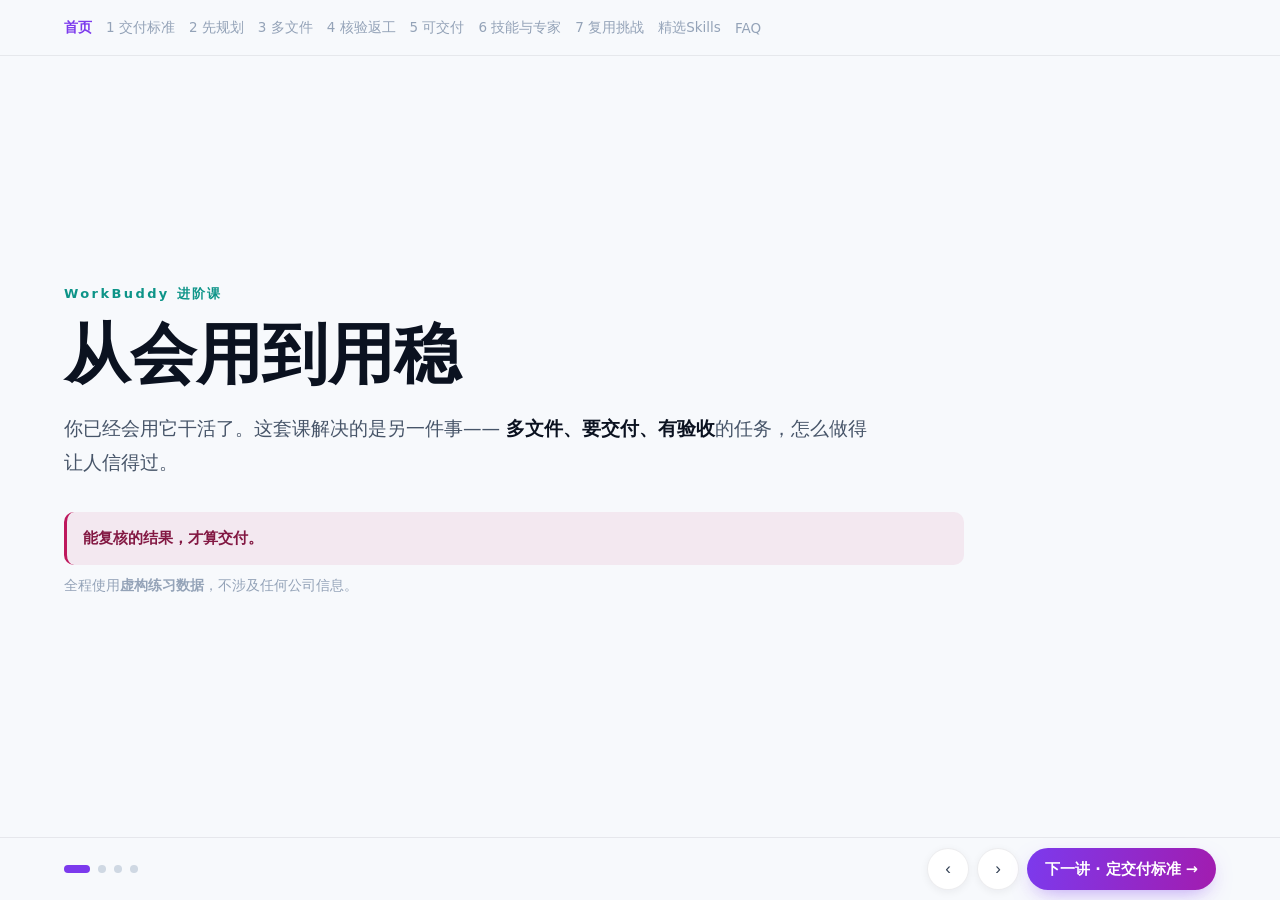
<file: index.html>
<!DOCTYPE html>
<html lang="zh-CN">
<head>
<meta charset="UTF-8">
<meta name="viewport" content="width=device-width, initial-scale=1.0">
<title>进阶课 · 从会用到用稳 | WorkBuddy 进阶课</title>
<style>
  :root{
    --teal:#0d9488; --violet:#7c3aed; --amber:#d97706;
    --ink:#0b1220; --body:#475569; --muted:#94a3b8;
    --line:rgba(15,23,42,.075);
    --shadow:0 10px 30px -12px rgba(15,23,42,.16), 0 2px 8px -3px rgba(15,23,42,.07);
    --pad-x:clamp(20px, 5vw, 104px);
    --navh:56px;
  }
  *,*::before,*::after{ box-sizing:border-box; }
  html,body{ margin:0; }
  body{ font-family:system-ui,-apple-system,"Segoe UI","Microsoft YaHei","PingFang SC",sans-serif;
    color:var(--ink); background:#f7f9fc; -webkit-text-size-adjust:100%; }

  /* 桌面：一屏一页，每页自己滚 */
  .deck{ position:fixed; inset:0; overflow:hidden; }
  .slide{ position:absolute; inset:0; display:block; overflow-y:auto; overflow-x:hidden;
    scrollbar-width:thin; scrollbar-color:#cfd8e3 transparent;
    opacity:0; visibility:hidden; transform:translateY(12px);
    transition:opacity .4s cubic-bezier(.22,.85,.28,1), transform .4s cubic-bezier(.22,.85,.28,1), visibility .4s; }
  .slide::-webkit-scrollbar{ width:8px; }
  .slide::-webkit-scrollbar-thumb{ background:#cfd8e3; border-radius:4px; }
  .slide.active{ opacity:1; visibility:visible; transform:none; }
  .slide.out{ transform:translateY(-12px); }
  .inner{ min-height:100%; display:flex; flex-direction:column; justify-content:center;
    padding:calc(var(--navh) + 28px) var(--pad-x) 104px; }
  .slide.breath .inner{ align-items:center; text-align:center; }

  /* 窄屏：连续长页 */
  @media (max-width:820px){
    .deck{ position:static; overflow:visible; }
    .slide{ position:static; inset:auto; opacity:1; visibility:visible; transform:none;
      overflow:visible; border-top:1px solid var(--line); scroll-margin-top:var(--navh); }
    .slide:first-child{ border-top:none; }
    .inner{ min-height:0; padding:26px 20px 30px; }
    .slide:first-child .inner{ padding-top:calc(var(--navh) + 20px); }
    .slide:last-child{ margin-bottom:72px; }
  }

  .eyebrow{ font-size:13px; font-weight:800; letter-spacing:2.4px; color:var(--teal); margin-bottom:14px; }
  h1{ font-size:clamp(30px,5.4vw,66px); line-height:1.16; font-weight:800; margin:0 0 18px; }
  h2{ font-size:clamp(24px,3.4vw,44px); line-height:1.22; font-weight:780; margin:0 0 16px; }
  h3{ font-size:clamp(16px,1.5vw,19px); font-weight:750; margin:0 0 8px; }
  .lead{ font-size:clamp(15px,1.45vw,19px); line-height:1.85; color:var(--body); max-width:820px; margin:0 0 22px; }
  .lead strong{ color:var(--ink); }
  .big{ font-size:clamp(26px,4.2vw,46px); line-height:1.5; font-weight:780; max-width:840px; }
  .rule{ width:64px; height:3px; margin:30px auto 0; border-radius:2px; background:linear-gradient(90deg,#a21caf,#be185d); }
  p{ margin:0 0 12px; }
  code{ background:#f1f5f9; padding:1px 5px; border-radius:4px; font-size:.94em; }

  .card{ background:#fff; border:1px solid var(--line); border-radius:14px;
    padding:clamp(16px,1.7vw,24px) clamp(16px,1.9vw,26px); box-shadow:var(--shadow); }
  .grid2{ display:grid; grid-template-columns:repeat(auto-fit,minmax(240px,1fr)); gap:14px; max-width:900px; }
  .steps{ list-style:none; margin:0; padding:0; max-width:900px; }
  .steps > li{ position:relative; padding-left:46px; margin:0 0 16px; }
  .steps > li::before{ content:attr(data-n); position:absolute; left:0; top:0; width:30px; height:30px;
    border-radius:50%; background:rgba(13,148,136,.1); color:var(--teal); font-size:14px; font-weight:800;
    display:flex; align-items:center; justify-content:center; }
  .steps .st{ font-size:clamp(16px,1.5vw,19px); font-weight:770; margin-bottom:4px; }
  .steps .sd{ font-size:clamp(14px,1.3vw,16px); line-height:1.8; color:var(--body); }

  .cmd{ position:relative; margin:8px 0 0; padding:30px 14px 12px; border-radius:10px; background:#f4f8ff;
    border:1px solid rgba(124,58,237,.16); border-left:3px solid var(--violet); max-width:900px; }
  .cmd::before{ content:"可复制指令"; position:absolute; top:9px; left:14px; font-size:11.5px;
    font-weight:800; letter-spacing:1.6px; color:var(--violet); }
  .cmd .cmdtxt{ font-size:clamp(13.5px,1.25vw,15px); line-height:1.8; color:#334155; white-space:pre-wrap; }
  .copybtn{ position:absolute; top:7px; right:10px; min-height:26px; padding:0 12px; border:none;
    border-radius:13px; background:linear-gradient(100deg,#0d9488,#14b8a6); color:#fff; font-size:12.5px;
    font-weight:750; font-family:inherit; cursor:pointer; box-shadow:0 5px 14px -6px rgba(13,148,136,.7); transition:.22s; }
  .copybtn:hover{ transform:translateY(-1px); }
  .copybtn.done{ background:linear-gradient(100deg,#7c3aed,#a21caf); }

  .tip{ margin:10px 0 0; padding:12px 16px; border-radius:10px; background:rgba(217,119,6,.08);
    border-left:3px solid var(--amber); font-size:clamp(13.5px,1.25vw,15px); line-height:1.75; color:#78350f; max-width:900px; }
  .tip.warn{ background:rgba(190,24,93,.07); border-left-color:#be185d; color:#831843; }
  .table{ width:100%; border-collapse:collapse; background:#fff; border-radius:12px; overflow:hidden;
    box-shadow:var(--shadow); font-size:clamp(13.5px,1.25vw,15.5px); max-width:900px; }
  /* 窄屏表格兜底：超宽时在容器内横向滚动，绝不撑破页面 */
  .tscroll{ max-width:100%; overflow-x:auto; -webkit-overflow-scrolling:touch; border-radius:12px; }
  .tscroll > .table{ max-width:100%; }
  .table th,.table td{ padding:11px 14px; text-align:left; border-bottom:1px solid var(--line); vertical-align:top; line-height:1.65; }
  .table th{ background:#f8fafc; font-weight:750; white-space:nowrap; }
  .table tr:last-child td{ border-bottom:none; }
  .bad{ color:#b91c1c; }
  .note{ font-size:14px; color:var(--muted); margin-top:12px; }

  details.ans{ margin-top:14px; background:#fff; border:1px solid var(--line); border-radius:12px;
    box-shadow:var(--shadow); overflow:hidden; max-width:900px; }
  details.ans > summary{ cursor:pointer; list-style:none; padding:14px 18px; font-weight:750; font-size:15px;
    color:var(--violet); display:flex; align-items:center; gap:8px; }
  details.ans > summary::-webkit-details-marker{ display:none; }
  details.ans > summary::before{ content:"\25B8"; transition:.2s; }
  details.ans[open] > summary::before{ transform:rotate(90deg); }
  details.ans .body{ padding:0 18px 18px; font-size:clamp(13.5px,1.25vw,15.5px); line-height:1.85; color:var(--body); }
  details.ans ol{ padding-left:20px; }

  .dl{ display:flex; flex-wrap:wrap; gap:12px; margin-top:16px; }
  .dl a{ display:inline-flex; align-items:center; gap:8px; min-height:44px; padding:0 18px; border-radius:22px;
    border:1px solid rgba(13,148,136,.22); background:#fff; color:var(--teal); font-size:14.5px; font-weight:700;
    text-decoration:none; box-shadow:0 6px 16px -10px rgba(13,148,136,.5); }
  .dl a:hover{ background:rgba(13,148,136,.06); }

  .topnav{ position:fixed; top:0; left:0; right:0; z-index:50; display:flex; align-items:center; gap:14px;
    height:var(--navh); padding:0 var(--pad-x); background:rgba(247,249,252,.94); backdrop-filter:blur(10px);
    border-bottom:1px solid var(--line); overflow-x:auto; scrollbar-width:none; }
  .topnav::-webkit-scrollbar{ display:none; }
  .topnav a{ color:var(--muted); text-decoration:none; font-size:13.5px; white-space:nowrap; }
  .topnav a:hover,.topnav a.on{ color:var(--violet); font-weight:750; }

  .footer{ position:fixed; bottom:0; left:0; right:0; z-index:50; display:flex; align-items:center;
    justify-content:space-between; gap:10px; padding:10px var(--pad-x) calc(10px + env(safe-area-inset-bottom));
    background:rgba(247,249,252,.95); backdrop-filter:blur(10px); border-top:1px solid var(--line); }
  .dots{ display:flex; gap:8px; flex:0 0 auto; }
  .dot{ width:8px; height:8px; border-radius:50%; background:#cfd8e3; cursor:pointer; transition:.35s; border:none; padding:0; }
  .dot.active{ width:26px; border-radius:5px; background:var(--violet); }
  .ctrl{ display:flex; gap:8px; align-items:center; flex:0 0 auto; }
  .ctrl button{ width:42px; height:42px; border-radius:50%; border:1px solid var(--line); background:#fff;
    color:#334155; font-size:17px; cursor:pointer; box-shadow:0 2px 8px rgba(15,23,42,.06); }
  .ctrl button:hover{ background:var(--violet); color:#fff; border-color:var(--violet); }
  .nextlink{ display:inline-flex; align-items:center; min-height:42px; padding:0 18px; border-radius:21px;
    background:linear-gradient(100deg,#7c3aed,#a21caf); color:#fff; font-size:14.5px; font-weight:750;
    text-decoration:none; box-shadow:0 8px 22px -8px rgba(124,58,237,.55); white-space:nowrap; }
  .nextlink .short{ display:none; }

  @media (max-width:900px){
    .footer{ padding:7px 14px calc(7px + env(safe-area-inset-bottom)); gap:8px; }
    .dots{ gap:6px; }
    .dot{ width:6px; height:6px; }
    .dot.active{ width:18px; }
    .ctrl{ gap:6px; }
    .ctrl button{ width:36px; height:36px; font-size:16px; }
    .nextlink{ min-height:36px; padding:0 13px; font-size:13px; }
    .nextlink .long{ display:none; }
    .nextlink .short{ display:inline; }
  }
  /* 窄屏：表头允许换行，避免 nowrap 把表格撑到超出屏幕 */
  @media (max-width:820px){
    .table th{ white-space:normal; }
    .table th,.table td{ padding:10px 11px; }
  }

  /* ================= v2.1 学习效率：徽章 / 过关标准 / 过关确认 / 轻链 / 阶段卡 ================= */
  .badge{ display:inline-flex; align-items:center; align-self:flex-start;
    font-size:12px; font-weight:800; letter-spacing:1.2px; padding:4px 12px; border-radius:999px;
    margin-bottom:14px; border:1px solid currentColor; }
  .badge.must{ color:#0f766e; background:rgba(13,148,136,.09); }
  .badge.hold{ color:#9a3412; background:rgba(217,119,6,.10); }
  .badge.after{ color:#6d28d9; background:rgba(124,58,237,.09); }
  .slide.breath .badge{ align-self:center; }

  .gate-standard{ margin-top:16px; padding:14px 18px; border-radius:12px; max-width:900px;
    background:rgba(13,148,136,.06); border:1px solid rgba(13,148,136,.18); }
  .gate-standard h3{ margin:0 0 6px; font-size:15px; letter-spacing:1px; color:#0f766e; }
  .gate-standard p{ margin:0; font-size:clamp(14px,1.35vw,17px); line-height:1.75; color:var(--body); }

  .passgate{ margin-top:22px; width:100%; max-width:720px; align-self:center;
    text-align:left; background:#fff; border:1px solid var(--line); border-radius:14px;
    box-shadow:var(--shadow); padding:16px 20px; }
  .passgate h3{ margin:0 0 8px; }
  .passgate.final{ margin-top:16px; border-color:rgba(124,58,237,.22); }
  .vet{ display:flex; align-items:flex-start; gap:10px; padding:7px 0; cursor:pointer;
    font-size:15px; line-height:1.6; }
  .vet input{ width:18px; height:18px; margin:2px 0 0; flex:0 0 auto; accent-color:var(--teal); cursor:pointer; }
  .vet.checked{ color:var(--muted); }
  .passgate .next{ margin:12px 0 0; font-weight:750; color:var(--violet); }

  .dl-light{ margin:14px 0 0; font-size:14px; }
  .dl-light a{ color:var(--muted); text-decoration:none; border-bottom:1px dashed rgba(15,23,42,.18); }
  .dl-light a:hover{ color:var(--teal); border-bottom-color:var(--teal); }

  .stage{ display:grid; gap:12px; margin-top:16px; max-width:980px; }
  .stage .card{ display:grid; grid-template-columns:auto 1fr; gap:14px; align-items:start; }
  .stage .num{ width:34px; height:34px; border-radius:50%; background:rgba(124,58,237,.1);
    color:var(--violet); font-weight:800; display:flex; align-items:center; justify-content:center; font-size:14px; }
  .stage .card h3{ margin:0 0 4px; }
  .stage .mini{ list-style:none; margin:0; padding:0; }
  .stage .mini li{ font-size:14.5px; line-height:1.8; color:var(--body); }
  .stage .res{ margin:8px 0 0; font-size:13.5px; color:var(--muted); }

  .minitag{ margin-left:auto; font-size:11.5px; font-weight:800; color:var(--violet);
    background:rgba(124,58,237,.09); border-radius:999px; padding:2px 9px; white-space:nowrap; }

  /* 第 7 讲末页：两块清单容器（手机纵向，桌面并排） */
  .endgrid{ display:grid; gap:14px; width:100%; max-width:1080px; align-self:center; margin-top:12px; }
  .endgrid .passgate{ margin-top:0; max-width:none; padding:14px 18px; }
  .endgrid .passgate h3{ font-size:16px; margin-bottom:6px; }
  .endgrid .vet{ font-size:14.5px; padding:3px 0; }
  .endgrid .passgate .next{ margin-top:10px; }

  /* 宽屏：首页三阶段横向三列，一眼看到全貌 */
  @media (min-width:900px){
    .stage{ grid-template-columns:repeat(3, minmax(0,1fr)); max-width:none; gap:14px; }
    .stage .card{ grid-template-columns:auto 1fr; gap:11px; padding:14px 16px; }
    .stage .num{ width:28px; height:28px; font-size:13px; }
    .stage .card h3{ font-size:16px; margin-bottom:6px; }
    .stage .mini li{ font-size:13.5px; line-height:1.7; }
    .stage .res{ font-size:12.5px; margin-top:8px; }
    .endgrid{ grid-template-columns:repeat(2, minmax(0,1fr)); align-items:start; }
  }
</style>
</head>
<body>

<div class="topnav">
  <a href="index.html" data-p="index" class="on">首页</a>
  <a href="lesson1.html" data-p="lesson1">1 交付标准</a>
  <a href="lesson2.html" data-p="lesson2">2 先规划</a>
  <a href="lesson3.html" data-p="lesson3">3 多文件</a>
  <a href="lesson4.html" data-p="lesson4">4 核验返工</a>
  <a href="lesson5.html" data-p="lesson5">5 可交付</a>
  <a href="lesson6.html" data-p="lesson6">6 技能与专家</a>
  <a href="lesson7.html" data-p="lesson7">7 复用挑战</a>
  <a href="skills.html" data-p="skills">精选Skills</a>
  <a href="faq.html" data-p="faq">FAQ</a>
</div>

<div class="deck" id="deck">
  <section class="slide active">
    <div class="inner">
<div class="eyebrow">WorkBuddy 进阶课</div>
      <h1>从会用到用稳</h1>
      <p class="lead">你已经会用它干活了。这套课解决的是另一件事——
        <strong>多文件、要交付、有验收</strong>的任务，怎么做得让人信得过。</p>
      <div class="tip warn" style="font-size:15px;line-height:1.9"><b>能复核的结果，才算交付。</b></div>
      <div class="note">全程使用<b>虚构练习数据</b>，不涉及任何公司信息。</div>
    </div>
  </section>
<section class="slide">
    <div class="inner">
<div class="eyebrow">谁该上这门课</div>
      <h2>先修能力，与学完能做到的事</h2>
      <h3 style="margin-top:14px">先修能力（缺一项，建议先补基础课）</h3>
      <table class="table">
        <thead><tr><th>先修能力</th><th>判断标准</th></tr></thead>
        <tbody>
          <tr><td>用过 WorkBuddy 干过活</td><td>独立建过任务、发过指令，在<strong>右侧边栏</strong>看过产物</td></tr>
          <tr><td>会看文件</td><td>能打开 CSV，知道一行是一条记录、一列是一个字段</td></tr>
          <tr><td>有交付经验</td><td>写过给别人的报告 / 表，知道"别人会挑毛病"</td></tr>
        </tbody>
      </table>
      <h3 style="margin-top:22px">学完你能做到（本课的完成标准）</h3>
      <ol class="steps">
        <li data-n="1"><div class="st">独立完成一个多文件任务</div><div class="sd">从计划走到可交付成果，中途不用问人。</div></li>
        <li data-n="2"><div class="st">会审阅 AI 给的执行计划</div><div class="sd">在几十秒内把方向纠正过来，而不是等结果跑完才发现思路错了。</div></li>
        <li data-n="3"><div class="st">会核对事实和结果</div><div class="sd">抽得出数字、指得出出处、改得动错误。</div></li>
        <li data-n="4"><div class="st">会把重复步骤沉淀下来</div><div class="sd">变成模板或自动化，下次不再从零开始。</div></li>
      </ol>
    </div>
  </section>
<section class="slide">
    <div class="inner">
<div class="eyebrow">学习路径</div>
      <h2>七讲，按顺序走</h2>
      <p class="lead">三个阶段：<strong>学完第 1–3 讲，你能控制任务方向；学完第 4–5 讲，你能交付可信结果；完成第 6–7 讲，才算真正掌握并能迁移。</strong></p>
      <div class="stage">
        <div class="card"><div class="num">一</div><div>
          <h3>把任务说清（第 1–3 讲）</h3>
          <ul class="mini">
            <li><b>1 定义交付标准</b> → 任务卡</li>
            <li><b>2 审阅执行计划</b> → 经你修改的计划</li>
            <li><b>3 确认文件关系与口径</b> → 文件关系图 + 资料缺口清单</li>
          </ul>
          <p class="res">阶段结果：能控制 WorkBuddy 做什么、使用什么资料、按照什么口径做。</p>
        </div></div>
        <div class="card"><div class="num">二</div><div>
          <h3>把结果做对（第 4–5 讲）</h3>
          <ul class="mini">
            <li><b>4 执行、复算、局部返工</b> → 报告初稿 + 来源与结论核对表</li>
            <li><b>5 形成最终交付物</b> → 最终报告 + 一页展示材料</li>
          </ul>
          <p class="res">阶段结果：能判断结果是否可信，并交出别人可以复核的成果。</p>
        </div></div>
        <div class="card"><div class="num">三</div><div>
          <h3>把方法复用（第 6–7 讲）</h3>
          <ul class="mini">
            <li><b>6 选择普通指令、Skill 或专家</b> → 能力选择记录卡</li>
            <li><b>7 换一组数据独立完成</b> → 任务模板 + 自动化草案 + 独立完成记录</li>
          </ul>
          <p class="res">阶段结果：能把方法迁移到下一次任务，而不只是照着案例做。</p>
        </div></div>
      </div>
      <div class="tip">顺序不能跳：第 3 讲的"资料缺口清单"是第 4 讲计算的前提；第 4 讲的核对表通过之后，才做第 5 讲的最终交付物。
      另有 <a href="skills.html" style="color:var(--violet)">精选 Skills</a> 与 <a href="faq.html" style="color:var(--violet)">FAQ</a> 两个独立页面，随时可查。</div>
    </div>
  </section>
<section class="slide">
    <div class="inner">
<div class="eyebrow">素材与下载</div>
      <h2>全程使用虚构数据</h2>
      <div class="tip warn" style="font-size:15px;line-height:1.9">
        本站所有示例数据、机构、活动、姓名<b>全部为虚构</b>，与任何真实公司、活动、个人无关。<br>
        课程<b>不展示、也不要求你上传任何公司数据</b>；所有练习都用下面两组虚构数据包完成。</div>
      <div class="dl">
  <a href="练习包_城市阅读节.zip" download>&#8595; 练习包 · 城市阅读节（第 1–5 讲）</a>
  <a href="练习包_悦读周.zip" download>&#8595; 练习包 · 悦读周（第 7 讲综合挑战）</a>
  <a href="学习产物清单.md" download>&#8595; 下载 · 学习产物清单</a>
</div>
      <h3 style="margin-top:24px">最终交付长什么样（先看目标）</h3>
      <ul class="steps" style="margin-top:6px">
        <li data-n="①"><div class="st">复盘报告（五段）</div><div class="sd">活动概览与数据范围 / 报名与到场 / 各场次表现 / 观众反馈 / 问题与改进建议</div></li>
        <li data-n="②"><div class="st">一页展示材料</div><div class="sd">1 个核心数字 + 1 张图 + 1 条建议，各自标注来源</div></li>
        <li data-n="③"><div class="st">来源与结论核对表</div><div class="sd">数字 / 结果 / 口径 / 来源（文件 + <b>纳入及排除的记录编号</b>）</div></li>
      </ul>
      <h3 style="margin-top:22px">怎么算学完</h3>
      <table class="table">
        <thead><tr><th>验收标准</th><th>说明</th></tr></thead>
        <tbody>
          <tr><td>主线任务（第 1–5 讲）</td><td><b>三类记录都正确处理</b>：须剔除的已剔除；缺评分的只剔出均分、<b>文字保留</b>；须解释的被解释。只"找出一处问题"不算通过</td></tr>
          <tr><td>数字可复核</td><td>至少两个关键数字能被人复算出来</td></tr>
          <tr><td>图表与正文一致</td><td>每个数字都带口径与来源</td></tr>
          <tr><td>第 7 讲综合挑战</td><td>不看答案独立走完，且至少指出一处数据问题、两个关键数字复算正确（独立挑战的最低达标线）</td></tr>
        </tbody>
      </table>
    </div>
  </section>
</div>

<div class="footer">
  <div class="dots" id="dots"></div>
  <div class="ctrl">
    <button onclick="go(-1)" aria-label="上一页">&#8249;</button>
    <button onclick="go(1)" aria-label="下一页">&#8250;</button>
<a class="nextlink" href="lesson1.html"><span class="long">下一讲 · 定交付标准 &#8594;</span><span class="short">定交付标准 →</span></a>
  </div>
</div>

<script>
const slides=[...document.querySelectorAll('.slide')];
const dotsBox=document.getElementById('dots');
const mq=window.matchMedia('(max-width:820px)');
let cur=0;
const isMobile=()=>mq.matches;
const canScroll=el=>el.scrollHeight > el.clientHeight + 2;

slides.forEach((_,i)=>{ const d=document.createElement('button'); d.className='dot'+(i===0?' active':'');
  d.setAttribute('aria-label','第'+(i+1)+'页'); d.onclick=()=>show(i); dotsBox.appendChild(d); });
const dots=[...dotsBox.children];

function show(i){
  cur=i;
  slides.forEach((s,k)=>{ s.classList.remove('out'); s.classList.toggle('active',k===i); if(k<i) s.classList.add('out'); });
  dots.forEach((d,k)=>d.classList.toggle('active',k===i));
  if(isMobile()){ slides[i].scrollIntoView({behavior:'smooth', block:'start'}); }
  else { slides.forEach((s,k)=>{ if(k===i) s.scrollTop=0; }); }
}
function go(n){ let t=cur+n; if(t<0)t=0; if(t>=slides.length)t=slides.length-1; show(t); }

document.addEventListener('keydown',e=>{
  const t=e.target||{};
  if(t.tagName==='BUTTON'||t.tagName==='INPUT'||t.tagName==='TEXTAREA'||t.tagName==='A'||t.tagName==='SUMMARY') return;
  const key=e.key;
  if(key==='ArrowRight'||key==='ArrowLeft'){ e.preventDefault(); go(key==='ArrowRight'?1:-1); return; }
  if(key===' '||key==='PageDown'||key==='PageUp'){
    if(isMobile()) return;
    e.preventDefault();
    const s=slides[cur], down=(key!=='PageUp');
    const atEnd=s.scrollTop+s.clientHeight>=s.scrollHeight-2, atStart=s.scrollTop<=2;
    if(down && canScroll(s) && !atEnd){ s.scrollBy({top:s.clientHeight*0.86, behavior:'smooth'}); return; }
    if(!down && canScroll(s) && !atStart){ s.scrollBy({top:-s.clientHeight*0.86, behavior:'smooth'}); return; }
    go(down?1:-1);
  }
});

function copyText(txt,btn){
  const done=()=>{ const old=btn.dataset.label||btn.textContent; btn.dataset.label=old;
    btn.textContent='已复制 ✓'; btn.classList.add('done'); clearTimeout(btn._t);
    btn._t=setTimeout(()=>{ btn.textContent=old; btn.classList.remove('done'); },1800); };
  const fallback=()=>{
    const ta=document.createElement('textarea'); ta.value=txt; ta.setAttribute('readonly','');
    ta.style.position='fixed'; ta.style.top='-1000px'; document.body.appendChild(ta);
    ta.select(); ta.setSelectionRange(0,txt.length);
    let ok=false; try{ ok=document.execCommand('copy'); }catch(err){}
    document.body.removeChild(ta);
    if(ok) done(); else alert('复制失败，请手动选中这段文字复制');
  };
  if(navigator.clipboard && window.isSecureContext) navigator.clipboard.writeText(txt).then(done).catch(fallback);
  else fallback();
}
function dedent(s){
  const lines=String(s).replace(/\r/g,'').split('\n');
  const ind=lines.filter(l=>l.trim()).map(l=>l.match(/^[ \t]*/)[0].length);
  const min=ind.length?Math.min(...ind):0;
  return lines.map(l=>l.slice(min)).join('\n').replace(/[ \t]+$/gm,'').trim();
}
function copyEl(btn){
  const box=btn.closest('.cmd')||btn.closest('.copywrap');
  const el=box&&box.querySelector('.cmdtxt, .copytxt');
  // 用 textContent（不受可见性影响），再去掉源码缩进 —— 保证复制的换行结构稳定
  if(el) copyText(dedent(el.textContent||''), btn);
}
// 窄屏兜底：给所有表格套一个横向滚动容器 —— 表格再宽也在容器内滚动，不撑破页面
document.querySelectorAll('.table').forEach(t=>{
  if(t.parentElement && t.parentElement.classList.contains('tscroll')) return;
  const w=document.createElement('div'); w.className='tscroll';
  t.parentNode.insertBefore(w,t); w.appendChild(t);
});
// v2.1：折叠答案的「做完再看」小字（已有该字样的跳过，避免重复）
document.querySelectorAll('details.ans > summary').forEach(s=>{
  if(s.textContent.indexOf('做完再看')>=0) return;
  const t=document.createElement('span'); t.className='minitag'; t.textContent='做完再看';
  s.appendChild(t);
});
// v2.1：本讲过关确认 —— 可点击勾选、有视觉反馈、不存储（刷新即复原）
document.querySelectorAll('.vet').forEach(l=>{
  const cb=l.querySelector('input[type=checkbox]'); if(!cb) return;
  const sync=()=>l.classList.toggle('checked', cb.checked);
  cb.addEventListener('change', sync); sync();
});
show(0);
</script>
</body>
</html>
</file>
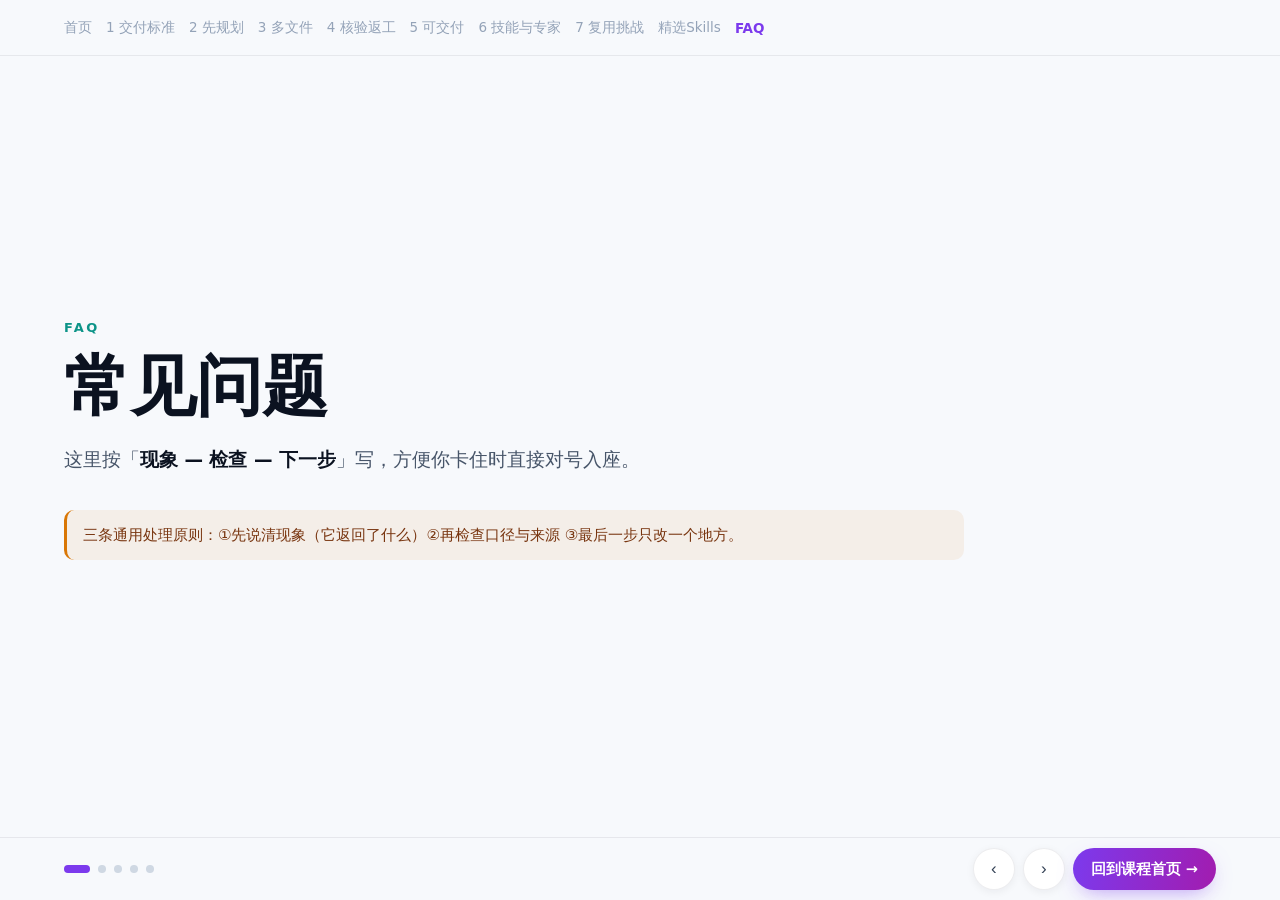
<file: faq.html>
<!DOCTYPE html>
<html lang="zh-CN">
<head>
<meta charset="UTF-8">
<meta name="viewport" content="width=device-width, initial-scale=1.0">
<title>FAQ · 常见问题 | WorkBuddy 进阶课</title>
<style>
  :root{
    --teal:#0d9488; --violet:#7c3aed; --amber:#d97706;
    --ink:#0b1220; --body:#475569; --muted:#94a3b8;
    --line:rgba(15,23,42,.075);
    --shadow:0 10px 30px -12px rgba(15,23,42,.16), 0 2px 8px -3px rgba(15,23,42,.07);
    --pad-x:clamp(20px, 5vw, 104px);
    --navh:56px;
  }
  *,*::before,*::after{ box-sizing:border-box; }
  html,body{ margin:0; }
  body{ font-family:system-ui,-apple-system,"Segoe UI","Microsoft YaHei","PingFang SC",sans-serif;
    color:var(--ink); background:#f7f9fc; -webkit-text-size-adjust:100%; }

  /* 桌面：一屏一页，每页自己滚 */
  .deck{ position:fixed; inset:0; overflow:hidden; }
  .slide{ position:absolute; inset:0; display:block; overflow-y:auto; overflow-x:hidden;
    scrollbar-width:thin; scrollbar-color:#cfd8e3 transparent;
    opacity:0; visibility:hidden; transform:translateY(12px);
    transition:opacity .4s cubic-bezier(.22,.85,.28,1), transform .4s cubic-bezier(.22,.85,.28,1), visibility .4s; }
  .slide::-webkit-scrollbar{ width:8px; }
  .slide::-webkit-scrollbar-thumb{ background:#cfd8e3; border-radius:4px; }
  .slide.active{ opacity:1; visibility:visible; transform:none; }
  .slide.out{ transform:translateY(-12px); }
  .inner{ min-height:100%; display:flex; flex-direction:column; justify-content:center;
    padding:calc(var(--navh) + 28px) var(--pad-x) 104px; }
  .slide.breath .inner{ align-items:center; text-align:center; }

  /* 窄屏：连续长页 */
  @media (max-width:820px){
    .deck{ position:static; overflow:visible; }
    .slide{ position:static; inset:auto; opacity:1; visibility:visible; transform:none;
      overflow:visible; border-top:1px solid var(--line); scroll-margin-top:var(--navh); }
    .slide:first-child{ border-top:none; }
    .inner{ min-height:0; padding:26px 20px 30px; }
    .slide:first-child .inner{ padding-top:calc(var(--navh) + 20px); }
    .slide:last-child{ margin-bottom:72px; }
  }

  .eyebrow{ font-size:13px; font-weight:800; letter-spacing:2.4px; color:var(--teal); margin-bottom:14px; }
  h1{ font-size:clamp(30px,5.4vw,66px); line-height:1.16; font-weight:800; margin:0 0 18px; }
  h2{ font-size:clamp(24px,3.4vw,44px); line-height:1.22; font-weight:780; margin:0 0 16px; }
  h3{ font-size:clamp(16px,1.5vw,19px); font-weight:750; margin:0 0 8px; }
  .lead{ font-size:clamp(15px,1.45vw,19px); line-height:1.85; color:var(--body); max-width:820px; margin:0 0 22px; }
  .lead strong{ color:var(--ink); }
  .big{ font-size:clamp(26px,4.2vw,46px); line-height:1.5; font-weight:780; max-width:840px; }
  .rule{ width:64px; height:3px; margin:30px auto 0; border-radius:2px; background:linear-gradient(90deg,#a21caf,#be185d); }
  p{ margin:0 0 12px; }
  code{ background:#f1f5f9; padding:1px 5px; border-radius:4px; font-size:.94em; }

  .card{ background:#fff; border:1px solid var(--line); border-radius:14px;
    padding:clamp(16px,1.7vw,24px) clamp(16px,1.9vw,26px); box-shadow:var(--shadow); }
  .grid2{ display:grid; grid-template-columns:repeat(auto-fit,minmax(240px,1fr)); gap:14px; max-width:900px; }
  .steps{ list-style:none; margin:0; padding:0; max-width:900px; }
  .steps > li{ position:relative; padding-left:46px; margin:0 0 16px; }
  .steps > li::before{ content:attr(data-n); position:absolute; left:0; top:0; width:30px; height:30px;
    border-radius:50%; background:rgba(13,148,136,.1); color:var(--teal); font-size:14px; font-weight:800;
    display:flex; align-items:center; justify-content:center; }
  .steps .st{ font-size:clamp(16px,1.5vw,19px); font-weight:770; margin-bottom:4px; }
  .steps .sd{ font-size:clamp(14px,1.3vw,16px); line-height:1.8; color:var(--body); }

  .cmd{ position:relative; margin:8px 0 0; padding:30px 14px 12px; border-radius:10px; background:#f4f8ff;
    border:1px solid rgba(124,58,237,.16); border-left:3px solid var(--violet); max-width:900px; }
  .cmd::before{ content:"可复制指令"; position:absolute; top:9px; left:14px; font-size:11.5px;
    font-weight:800; letter-spacing:1.6px; color:var(--violet); }
  .cmd .cmdtxt{ font-size:clamp(13.5px,1.25vw,15px); line-height:1.8; color:#334155; white-space:pre-wrap; }
  .copybtn{ position:absolute; top:7px; right:10px; min-height:26px; padding:0 12px; border:none;
    border-radius:13px; background:linear-gradient(100deg,#0d9488,#14b8a6); color:#fff; font-size:12.5px;
    font-weight:750; font-family:inherit; cursor:pointer; box-shadow:0 5px 14px -6px rgba(13,148,136,.7); transition:.22s; }
  .copybtn:hover{ transform:translateY(-1px); }
  .copybtn.done{ background:linear-gradient(100deg,#7c3aed,#a21caf); }

  .tip{ margin:10px 0 0; padding:12px 16px; border-radius:10px; background:rgba(217,119,6,.08);
    border-left:3px solid var(--amber); font-size:clamp(13.5px,1.25vw,15px); line-height:1.75; color:#78350f; max-width:900px; }
  .tip.warn{ background:rgba(190,24,93,.07); border-left-color:#be185d; color:#831843; }
  .table{ width:100%; border-collapse:collapse; background:#fff; border-radius:12px; overflow:hidden;
    box-shadow:var(--shadow); font-size:clamp(13.5px,1.25vw,15.5px); max-width:900px; }
  /* 窄屏表格兜底：超宽时在容器内横向滚动，绝不撑破页面 */
  .tscroll{ max-width:100%; overflow-x:auto; -webkit-overflow-scrolling:touch; border-radius:12px; }
  .tscroll > .table{ max-width:100%; }
  .table th,.table td{ padding:11px 14px; text-align:left; border-bottom:1px solid var(--line); vertical-align:top; line-height:1.65; }
  .table th{ background:#f8fafc; font-weight:750; white-space:nowrap; }
  .table tr:last-child td{ border-bottom:none; }
  .bad{ color:#b91c1c; }
  .note{ font-size:14px; color:var(--muted); margin-top:12px; }

  details.ans{ margin-top:14px; background:#fff; border:1px solid var(--line); border-radius:12px;
    box-shadow:var(--shadow); overflow:hidden; max-width:900px; }
  details.ans > summary{ cursor:pointer; list-style:none; padding:14px 18px; font-weight:750; font-size:15px;
    color:var(--violet); display:flex; align-items:center; gap:8px; }
  details.ans > summary::-webkit-details-marker{ display:none; }
  details.ans > summary::before{ content:"\25B8"; transition:.2s; }
  details.ans[open] > summary::before{ transform:rotate(90deg); }
  details.ans .body{ padding:0 18px 18px; font-size:clamp(13.5px,1.25vw,15.5px); line-height:1.85; color:var(--body); }
  details.ans ol{ padding-left:20px; }

  .dl{ display:flex; flex-wrap:wrap; gap:12px; margin-top:16px; }
  .dl a{ display:inline-flex; align-items:center; gap:8px; min-height:44px; padding:0 18px; border-radius:22px;
    border:1px solid rgba(13,148,136,.22); background:#fff; color:var(--teal); font-size:14.5px; font-weight:700;
    text-decoration:none; box-shadow:0 6px 16px -10px rgba(13,148,136,.5); }
  .dl a:hover{ background:rgba(13,148,136,.06); }

  .topnav{ position:fixed; top:0; left:0; right:0; z-index:50; display:flex; align-items:center; gap:14px;
    height:var(--navh); padding:0 var(--pad-x); background:rgba(247,249,252,.94); backdrop-filter:blur(10px);
    border-bottom:1px solid var(--line); overflow-x:auto; scrollbar-width:none; }
  .topnav::-webkit-scrollbar{ display:none; }
  .topnav a{ color:var(--muted); text-decoration:none; font-size:13.5px; white-space:nowrap; }
  .topnav a:hover,.topnav a.on{ color:var(--violet); font-weight:750; }

  .footer{ position:fixed; bottom:0; left:0; right:0; z-index:50; display:flex; align-items:center;
    justify-content:space-between; gap:10px; padding:10px var(--pad-x) calc(10px + env(safe-area-inset-bottom));
    background:rgba(247,249,252,.95); backdrop-filter:blur(10px); border-top:1px solid var(--line); }
  .dots{ display:flex; gap:8px; flex:0 0 auto; }
  .dot{ width:8px; height:8px; border-radius:50%; background:#cfd8e3; cursor:pointer; transition:.35s; border:none; padding:0; }
  .dot.active{ width:26px; border-radius:5px; background:var(--violet); }
  .ctrl{ display:flex; gap:8px; align-items:center; flex:0 0 auto; }
  .ctrl button{ width:42px; height:42px; border-radius:50%; border:1px solid var(--line); background:#fff;
    color:#334155; font-size:17px; cursor:pointer; box-shadow:0 2px 8px rgba(15,23,42,.06); }
  .ctrl button:hover{ background:var(--violet); color:#fff; border-color:var(--violet); }
  .nextlink{ display:inline-flex; align-items:center; min-height:42px; padding:0 18px; border-radius:21px;
    background:linear-gradient(100deg,#7c3aed,#a21caf); color:#fff; font-size:14.5px; font-weight:750;
    text-decoration:none; box-shadow:0 8px 22px -8px rgba(124,58,237,.55); white-space:nowrap; }
  .nextlink .short{ display:none; }

  @media (max-width:900px){
    .footer{ padding:7px 14px calc(7px + env(safe-area-inset-bottom)); gap:8px; }
    .dots{ gap:6px; }
    .dot{ width:6px; height:6px; }
    .dot.active{ width:18px; }
    .ctrl{ gap:6px; }
    .ctrl button{ width:36px; height:36px; font-size:16px; }
    .nextlink{ min-height:36px; padding:0 13px; font-size:13px; }
    .nextlink .long{ display:none; }
    .nextlink .short{ display:inline; }
  }
  /* 窄屏：表头允许换行，避免 nowrap 把表格撑到超出屏幕 */
  @media (max-width:820px){
    .table th{ white-space:normal; }
    .table th,.table td{ padding:10px 11px; }
  }

  /* ================= v2.1 学习效率：徽章 / 过关标准 / 过关确认 / 轻链 / 阶段卡 ================= */
  .badge{ display:inline-flex; align-items:center; align-self:flex-start;
    font-size:12px; font-weight:800; letter-spacing:1.2px; padding:4px 12px; border-radius:999px;
    margin-bottom:14px; border:1px solid currentColor; }
  .badge.must{ color:#0f766e; background:rgba(13,148,136,.09); }
  .badge.hold{ color:#9a3412; background:rgba(217,119,6,.10); }
  .badge.after{ color:#6d28d9; background:rgba(124,58,237,.09); }
  .slide.breath .badge{ align-self:center; }

  .gate-standard{ margin-top:16px; padding:14px 18px; border-radius:12px; max-width:900px;
    background:rgba(13,148,136,.06); border:1px solid rgba(13,148,136,.18); }
  .gate-standard h3{ margin:0 0 6px; font-size:15px; letter-spacing:1px; color:#0f766e; }
  .gate-standard p{ margin:0; font-size:clamp(14px,1.35vw,17px); line-height:1.75; color:var(--body); }

  .passgate{ margin-top:22px; width:100%; max-width:720px; align-self:center;
    text-align:left; background:#fff; border:1px solid var(--line); border-radius:14px;
    box-shadow:var(--shadow); padding:16px 20px; }
  .passgate h3{ margin:0 0 8px; }
  .passgate.final{ margin-top:16px; border-color:rgba(124,58,237,.22); }
  .vet{ display:flex; align-items:flex-start; gap:10px; padding:7px 0; cursor:pointer;
    font-size:15px; line-height:1.6; }
  .vet input{ width:18px; height:18px; margin:2px 0 0; flex:0 0 auto; accent-color:var(--teal); cursor:pointer; }
  .vet.checked{ color:var(--muted); }
  .passgate .next{ margin:12px 0 0; font-weight:750; color:var(--violet); }

  .dl-light{ margin:14px 0 0; font-size:14px; }
  .dl-light a{ color:var(--muted); text-decoration:none; border-bottom:1px dashed rgba(15,23,42,.18); }
  .dl-light a:hover{ color:var(--teal); border-bottom-color:var(--teal); }

  .stage{ display:grid; gap:12px; margin-top:16px; max-width:980px; }
  .stage .card{ display:grid; grid-template-columns:auto 1fr; gap:14px; align-items:start; }
  .stage .num{ width:34px; height:34px; border-radius:50%; background:rgba(124,58,237,.1);
    color:var(--violet); font-weight:800; display:flex; align-items:center; justify-content:center; font-size:14px; }
  .stage .card h3{ margin:0 0 4px; }
  .stage .mini{ list-style:none; margin:0; padding:0; }
  .stage .mini li{ font-size:14.5px; line-height:1.8; color:var(--body); }
  .stage .res{ margin:8px 0 0; font-size:13.5px; color:var(--muted); }

  .minitag{ margin-left:auto; font-size:11.5px; font-weight:800; color:var(--violet);
    background:rgba(124,58,237,.09); border-radius:999px; padding:2px 9px; white-space:nowrap; }

  /* 第 7 讲末页：两块清单容器（手机纵向，桌面并排） */
  .endgrid{ display:grid; gap:14px; width:100%; max-width:1080px; align-self:center; margin-top:12px; }
  .endgrid .passgate{ margin-top:0; max-width:none; padding:14px 18px; }
  .endgrid .passgate h3{ font-size:16px; margin-bottom:6px; }
  .endgrid .vet{ font-size:14.5px; padding:3px 0; }
  .endgrid .passgate .next{ margin-top:10px; }

  /* 宽屏：首页三阶段横向三列，一眼看到全貌 */
  @media (min-width:900px){
    .stage{ grid-template-columns:repeat(3, minmax(0,1fr)); max-width:none; gap:14px; }
    .stage .card{ grid-template-columns:auto 1fr; gap:11px; padding:14px 16px; }
    .stage .num{ width:28px; height:28px; font-size:13px; }
    .stage .card h3{ font-size:16px; margin-bottom:6px; }
    .stage .mini li{ font-size:13.5px; line-height:1.7; }
    .stage .res{ font-size:12.5px; margin-top:8px; }
    .endgrid{ grid-template-columns:repeat(2, minmax(0,1fr)); align-items:start; }
  }
</style>
</head>
<body>

<div class="topnav">
  <a href="index.html" data-p="index">首页</a>
  <a href="lesson1.html" data-p="lesson1">1 交付标准</a>
  <a href="lesson2.html" data-p="lesson2">2 先规划</a>
  <a href="lesson3.html" data-p="lesson3">3 多文件</a>
  <a href="lesson4.html" data-p="lesson4">4 核验返工</a>
  <a href="lesson5.html" data-p="lesson5">5 可交付</a>
  <a href="lesson6.html" data-p="lesson6">6 技能与专家</a>
  <a href="lesson7.html" data-p="lesson7">7 复用挑战</a>
  <a href="skills.html" data-p="skills">精选Skills</a>
  <a href="faq.html" data-p="faq" class="on">FAQ</a>
</div>

<div class="deck" id="deck">
  <section class="slide active">
    <div class="inner">
<div class="eyebrow">FAQ</div>
      <h1>常见问题</h1>
      <p class="lead">这里按「<strong>现象 — 检查 — 下一步</strong>」写，方便你卡住时直接对号入座。</p>
      <div class="tip">三条通用处理原则：①先说清现象（它返回了什么）②再检查口径与来源 ③最后一步只改一个地方。</div>
    </div>
  </section>
<section class="slide">
    <div class="inner">
<div class="badge hold">卡住再看</div>
<div class="eyebrow">卡点 1–3</div>
      <h2>计划、文件、数字</h2>
      <table class="table">
        <thead><tr><th>现象</th><th>检查</th><th>下一步</th></tr></thead>
        <tbody>
          <tr><td><b>计划写得漂亮，但它根本执行不了</b></td>
            <td>计划里有没有：每一步用哪个文件、字段怎么关联、验收办法</td>
            <td>回到第 2 讲的自检表补全，然后用「调整计划」让它重出一版；<b>不要点「开始执行」</b></td></tr>
          <tr><td><b>多个文件的结论互相冲突</b></td>
            <td>两个结论是不是各自基于不同口径 / 不同记录范围</td>
            <td>回第 3 讲：先确认关联字段与口径，把"纳入及排除的记录编号"写进核对表，冲突往往当场消失</td></tr>
          <tr><td><b>数字不对</b></td>
            <td>分母是什么？无效记录剔了吗？缺评分有没有当 0 分？</td>
            <td>用第 4 讲的局部返工指令：指出你按什么口径算出多少，<b>只让它重算这一项</b></td></tr>
        </tbody>
      </table>
    </div>
  </section>
<section class="slide">
    <div class="inner">
<div class="badge hold">卡住再看</div>
<div class="eyebrow">卡点 4–6</div>
      <h2>技能、自动化、概念混淆</h2>
      <table class="table">
        <thead><tr><th>现象</th><th>检查</th><th>下一步</th></tr></thead>
        <tbody>
          <tr><td><b>Skill 装了却没生效</b></td>
            <td>技能开关是否打开？有没有用它的触发方式说话？</td>
            <td>官方说明：<b>关闭 ≠ 卸载</b>；关闭后不会参与模型自动调用。先确认已启用，再问它"我说什么话会触发你"，拿 3 个例句回来试</td></tr>
          <tr><td><b>自动化跑完，结果质量反而下降</b></td>
            <td>无人值守时它按什么口径算的？改动是否有日志？</td>
            <td>回第 7 讲：给草案补<b>人工把关点</b>，把口径写进提示词，先<b>低频率试运行</b>，并保留可追溯日志</td></tr>
          <tr><td><b>资料库和任务工作空间分不清</b></td>
            <td>你要的是"文件放哪"还是"任务清单怎么分组"</td>
            <td><b>选择工作空间</b> = 指定本地目录（任务在哪读写）；<b>资料库</b> = 产物存放与协作（左侧边栏进入，含"我的文档 / 团队空间"）；任务列表里的<b>空间</b> = 按工作空间分组的任务</td></tr>
        </tbody>
      </table>
    </div>
  </section>
<section class="slide">
    <div class="inner">
<div class="badge hold">卡住再看</div>
<div class="eyebrow">安全与边界</div>
      <h2>几条官方红线</h2>
      <table class="table">
        <thead><tr><th>主题</th><th>官方说明</th></tr></thead>
        <tbody>
          <tr><td rowspan="2">数据怎么处理</td>
            <td><b>任务对话</b>：原始任务文件<b>默认在本地处理</b>；完成任务所需的<b>数据片段会送到服务端</b>，服务端用后即弃，不保存、不用于模型训练</td></tr>
          <tr><td><b>资料库</b>：上传到资料库的办公与本地文件（PDF / Word / PPT / Excel、图片、音视频）由<b>腾讯网盘提供存储服务</b>；在 WorkBuddy 中创建的 MD / CSV / HTML 内容存储在 <b>WorkBuddy 云端</b>。也就是说：<b>放进资料库 = 上云</b>，与"任务在本地处理"不是一回事</td></tr>
          <tr><td>授权范围</td><td>只能访问你<b>主动勾选授权</b>的文件夹；系统敏感目录自动拦截，高危操作需二次确认</td></tr>
          <tr><td>默认权限会拦什么</td><td>四类会停下来要你确认：写入受保护或敏感路径 / 删除受保护文件或批量删除 / 执行脚本、命令或外部程序 / 网络访问或敏感能力</td></tr>
          <tr><td>完全访问权限</td><td>是<b>全局开关</b>（当前客户端所有任务统一生效），且<b>不跨设备</b>。官方建议"<b>完全放开用完即关</b>"，只在可恢复、可隔离的任务里短时间使用</td></tr>
          <tr><td>处理重要资料</td><td>官方提示：先为任务新建独立文件夹、<b>只放副本</b>；默认权限可以减少误操作风险，但<b>不能替代备份</b></td></tr>
          <tr><td>批量删除与备份</td><td>删除保护优先移入回收站；<b>批量删除审批</b>默认 50 个；<b>自动备份</b>默认开启（改已有文件前生成快照）</td></tr>
        </tbody>
      </table>
      <div class="tip warn">本站所有示例数据、机构、活动、姓名<b>全部为虚构</b>；课程<b>不展示、也不要求你上传任何公司数据</b>。</div>
    </div>
  </section>
<section class="slide breath">
    <div class="inner">
<div class="big">先看现象，<br>再看口径</div><div class="rule"></div>
    </div>
  </section>
</div>

<div class="footer">
  <div class="dots" id="dots"></div>
  <div class="ctrl">
    <button onclick="go(-1)" aria-label="上一页">&#8249;</button>
    <button onclick="go(1)" aria-label="下一页">&#8250;</button>
<a class="nextlink" href="index.html"><span class="long">回到课程首页 &#8594;</span><span class="short">回到课程首页 →</span></a>
  </div>
</div>

<script>
const slides=[...document.querySelectorAll('.slide')];
const dotsBox=document.getElementById('dots');
const mq=window.matchMedia('(max-width:820px)');
let cur=0;
const isMobile=()=>mq.matches;
const canScroll=el=>el.scrollHeight > el.clientHeight + 2;

slides.forEach((_,i)=>{ const d=document.createElement('button'); d.className='dot'+(i===0?' active':'');
  d.setAttribute('aria-label','第'+(i+1)+'页'); d.onclick=()=>show(i); dotsBox.appendChild(d); });
const dots=[...dotsBox.children];

function show(i){
  cur=i;
  slides.forEach((s,k)=>{ s.classList.remove('out'); s.classList.toggle('active',k===i); if(k<i) s.classList.add('out'); });
  dots.forEach((d,k)=>d.classList.toggle('active',k===i));
  if(isMobile()){ slides[i].scrollIntoView({behavior:'smooth', block:'start'}); }
  else { slides.forEach((s,k)=>{ if(k===i) s.scrollTop=0; }); }
}
function go(n){ let t=cur+n; if(t<0)t=0; if(t>=slides.length)t=slides.length-1; show(t); }

document.addEventListener('keydown',e=>{
  const t=e.target||{};
  if(t.tagName==='BUTTON'||t.tagName==='INPUT'||t.tagName==='TEXTAREA'||t.tagName==='A'||t.tagName==='SUMMARY') return;
  const key=e.key;
  if(key==='ArrowRight'||key==='ArrowLeft'){ e.preventDefault(); go(key==='ArrowRight'?1:-1); return; }
  if(key===' '||key==='PageDown'||key==='PageUp'){
    if(isMobile()) return;
    e.preventDefault();
    const s=slides[cur], down=(key!=='PageUp');
    const atEnd=s.scrollTop+s.clientHeight>=s.scrollHeight-2, atStart=s.scrollTop<=2;
    if(down && canScroll(s) && !atEnd){ s.scrollBy({top:s.clientHeight*0.86, behavior:'smooth'}); return; }
    if(!down && canScroll(s) && !atStart){ s.scrollBy({top:-s.clientHeight*0.86, behavior:'smooth'}); return; }
    go(down?1:-1);
  }
});

function copyText(txt,btn){
  const done=()=>{ const old=btn.dataset.label||btn.textContent; btn.dataset.label=old;
    btn.textContent='已复制 ✓'; btn.classList.add('done'); clearTimeout(btn._t);
    btn._t=setTimeout(()=>{ btn.textContent=old; btn.classList.remove('done'); },1800); };
  const fallback=()=>{
    const ta=document.createElement('textarea'); ta.value=txt; ta.setAttribute('readonly','');
    ta.style.position='fixed'; ta.style.top='-1000px'; document.body.appendChild(ta);
    ta.select(); ta.setSelectionRange(0,txt.length);
    let ok=false; try{ ok=document.execCommand('copy'); }catch(err){}
    document.body.removeChild(ta);
    if(ok) done(); else alert('复制失败，请手动选中这段文字复制');
  };
  if(navigator.clipboard && window.isSecureContext) navigator.clipboard.writeText(txt).then(done).catch(fallback);
  else fallback();
}
function dedent(s){
  const lines=String(s).replace(/\r/g,'').split('\n');
  const ind=lines.filter(l=>l.trim()).map(l=>l.match(/^[ \t]*/)[0].length);
  const min=ind.length?Math.min(...ind):0;
  return lines.map(l=>l.slice(min)).join('\n').replace(/[ \t]+$/gm,'').trim();
}
function copyEl(btn){
  const box=btn.closest('.cmd')||btn.closest('.copywrap');
  const el=box&&box.querySelector('.cmdtxt, .copytxt');
  // 用 textContent（不受可见性影响），再去掉源码缩进 —— 保证复制的换行结构稳定
  if(el) copyText(dedent(el.textContent||''), btn);
}
// 窄屏兜底：给所有表格套一个横向滚动容器 —— 表格再宽也在容器内滚动，不撑破页面
document.querySelectorAll('.table').forEach(t=>{
  if(t.parentElement && t.parentElement.classList.contains('tscroll')) return;
  const w=document.createElement('div'); w.className='tscroll';
  t.parentNode.insertBefore(w,t); w.appendChild(t);
});
// v2.1：折叠答案的「做完再看」小字（已有该字样的跳过，避免重复）
document.querySelectorAll('details.ans > summary').forEach(s=>{
  if(s.textContent.indexOf('做完再看')>=0) return;
  const t=document.createElement('span'); t.className='minitag'; t.textContent='做完再看';
  s.appendChild(t);
});
// v2.1：本讲过关确认 —— 可点击勾选、有视觉反馈、不存储（刷新即复原）
document.querySelectorAll('.vet').forEach(l=>{
  const cb=l.querySelector('input[type=checkbox]'); if(!cb) return;
  const sync=()=>l.classList.toggle('checked', cb.checked);
  cb.addEventListener('change', sync); sync();
});
show(0);
</script>
</body>
</html>
</file>
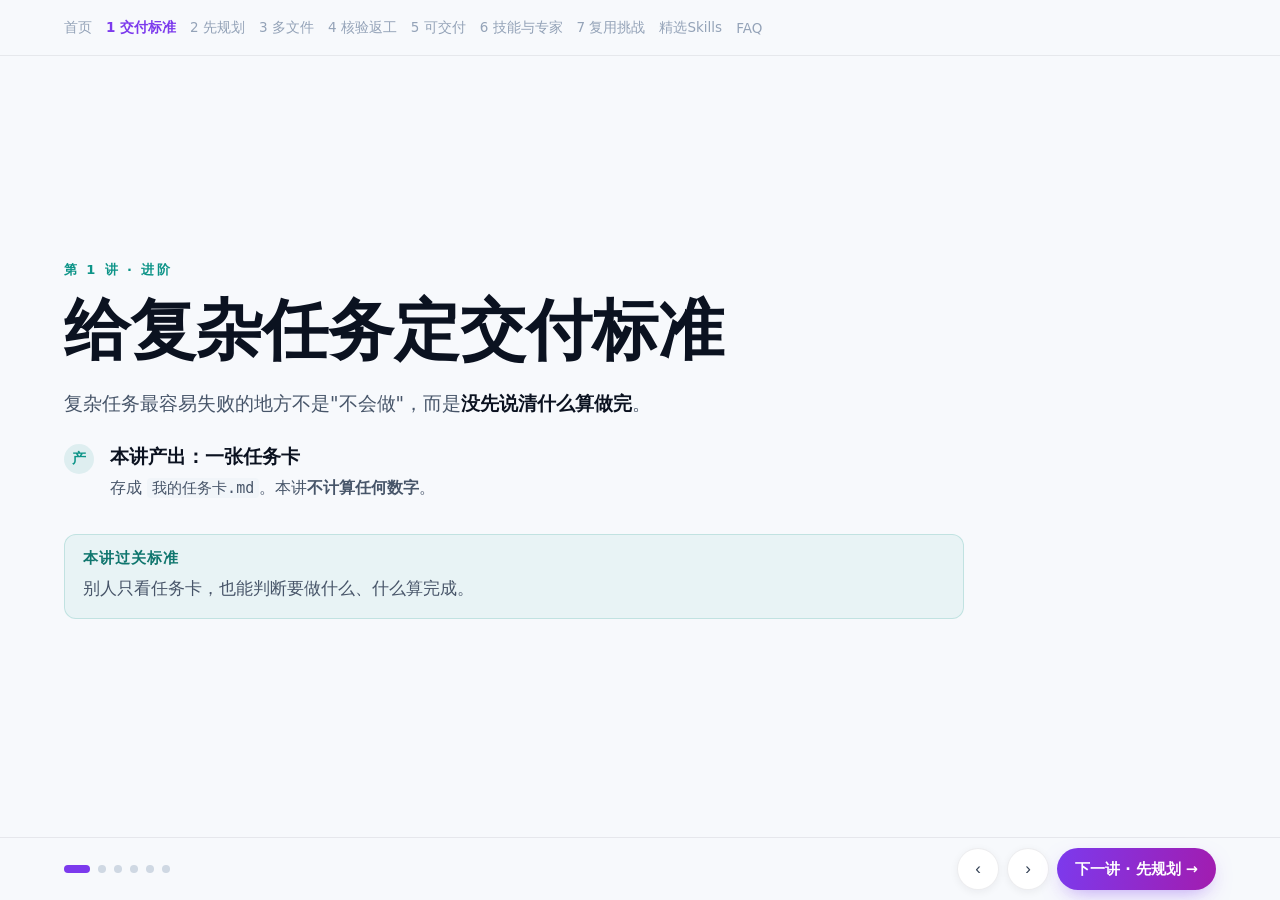
<file: lesson1.html>
<!DOCTYPE html>
<html lang="zh-CN">
<head>
<meta charset="UTF-8">
<meta name="viewport" content="width=device-width, initial-scale=1.0">
<title>第1讲 · 给复杂任务定交付标准 | WorkBuddy 进阶课</title>
<style>
  :root{
    --teal:#0d9488; --violet:#7c3aed; --amber:#d97706;
    --ink:#0b1220; --body:#475569; --muted:#94a3b8;
    --line:rgba(15,23,42,.075);
    --shadow:0 10px 30px -12px rgba(15,23,42,.16), 0 2px 8px -3px rgba(15,23,42,.07);
    --pad-x:clamp(20px, 5vw, 104px);
    --navh:56px;
  }
  *,*::before,*::after{ box-sizing:border-box; }
  html,body{ margin:0; }
  body{ font-family:system-ui,-apple-system,"Segoe UI","Microsoft YaHei","PingFang SC",sans-serif;
    color:var(--ink); background:#f7f9fc; -webkit-text-size-adjust:100%; }

  /* 桌面：一屏一页，每页自己滚 */
  .deck{ position:fixed; inset:0; overflow:hidden; }
  .slide{ position:absolute; inset:0; display:block; overflow-y:auto; overflow-x:hidden;
    scrollbar-width:thin; scrollbar-color:#cfd8e3 transparent;
    opacity:0; visibility:hidden; transform:translateY(12px);
    transition:opacity .4s cubic-bezier(.22,.85,.28,1), transform .4s cubic-bezier(.22,.85,.28,1), visibility .4s; }
  .slide::-webkit-scrollbar{ width:8px; }
  .slide::-webkit-scrollbar-thumb{ background:#cfd8e3; border-radius:4px; }
  .slide.active{ opacity:1; visibility:visible; transform:none; }
  .slide.out{ transform:translateY(-12px); }
  .inner{ min-height:100%; display:flex; flex-direction:column; justify-content:center;
    padding:calc(var(--navh) + 28px) var(--pad-x) 104px; }
  .slide.breath .inner{ align-items:center; text-align:center; }

  /* 窄屏：连续长页 */
  @media (max-width:820px){
    .deck{ position:static; overflow:visible; }
    .slide{ position:static; inset:auto; opacity:1; visibility:visible; transform:none;
      overflow:visible; border-top:1px solid var(--line); scroll-margin-top:var(--navh); }
    .slide:first-child{ border-top:none; }
    .inner{ min-height:0; padding:26px 20px 30px; }
    .slide:first-child .inner{ padding-top:calc(var(--navh) + 20px); }
    .slide:last-child{ margin-bottom:72px; }
  }

  .eyebrow{ font-size:13px; font-weight:800; letter-spacing:2.4px; color:var(--teal); margin-bottom:14px; }
  h1{ font-size:clamp(30px,5.4vw,66px); line-height:1.16; font-weight:800; margin:0 0 18px; }
  h2{ font-size:clamp(24px,3.4vw,44px); line-height:1.22; font-weight:780; margin:0 0 16px; }
  h3{ font-size:clamp(16px,1.5vw,19px); font-weight:750; margin:0 0 8px; }
  .lead{ font-size:clamp(15px,1.45vw,19px); line-height:1.85; color:var(--body); max-width:820px; margin:0 0 22px; }
  .lead strong{ color:var(--ink); }
  .big{ font-size:clamp(26px,4.2vw,46px); line-height:1.5; font-weight:780; max-width:840px; }
  .rule{ width:64px; height:3px; margin:30px auto 0; border-radius:2px; background:linear-gradient(90deg,#a21caf,#be185d); }
  p{ margin:0 0 12px; }
  code{ background:#f1f5f9; padding:1px 5px; border-radius:4px; font-size:.94em; }

  .card{ background:#fff; border:1px solid var(--line); border-radius:14px;
    padding:clamp(16px,1.7vw,24px) clamp(16px,1.9vw,26px); box-shadow:var(--shadow); }
  .grid2{ display:grid; grid-template-columns:repeat(auto-fit,minmax(240px,1fr)); gap:14px; max-width:900px; }
  .steps{ list-style:none; margin:0; padding:0; max-width:900px; }
  .steps > li{ position:relative; padding-left:46px; margin:0 0 16px; }
  .steps > li::before{ content:attr(data-n); position:absolute; left:0; top:0; width:30px; height:30px;
    border-radius:50%; background:rgba(13,148,136,.1); color:var(--teal); font-size:14px; font-weight:800;
    display:flex; align-items:center; justify-content:center; }
  .steps .st{ font-size:clamp(16px,1.5vw,19px); font-weight:770; margin-bottom:4px; }
  .steps .sd{ font-size:clamp(14px,1.3vw,16px); line-height:1.8; color:var(--body); }

  .cmd{ position:relative; margin:8px 0 0; padding:30px 14px 12px; border-radius:10px; background:#f4f8ff;
    border:1px solid rgba(124,58,237,.16); border-left:3px solid var(--violet); max-width:900px; }
  .cmd::before{ content:"可复制指令"; position:absolute; top:9px; left:14px; font-size:11.5px;
    font-weight:800; letter-spacing:1.6px; color:var(--violet); }
  .cmd .cmdtxt{ font-size:clamp(13.5px,1.25vw,15px); line-height:1.8; color:#334155; white-space:pre-wrap; }
  .copybtn{ position:absolute; top:7px; right:10px; min-height:26px; padding:0 12px; border:none;
    border-radius:13px; background:linear-gradient(100deg,#0d9488,#14b8a6); color:#fff; font-size:12.5px;
    font-weight:750; font-family:inherit; cursor:pointer; box-shadow:0 5px 14px -6px rgba(13,148,136,.7); transition:.22s; }
  .copybtn:hover{ transform:translateY(-1px); }
  .copybtn.done{ background:linear-gradient(100deg,#7c3aed,#a21caf); }

  .tip{ margin:10px 0 0; padding:12px 16px; border-radius:10px; background:rgba(217,119,6,.08);
    border-left:3px solid var(--amber); font-size:clamp(13.5px,1.25vw,15px); line-height:1.75; color:#78350f; max-width:900px; }
  .tip.warn{ background:rgba(190,24,93,.07); border-left-color:#be185d; color:#831843; }
  .table{ width:100%; border-collapse:collapse; background:#fff; border-radius:12px; overflow:hidden;
    box-shadow:var(--shadow); font-size:clamp(13.5px,1.25vw,15.5px); max-width:900px; }
  /* 窄屏表格兜底：超宽时在容器内横向滚动，绝不撑破页面 */
  .tscroll{ max-width:100%; overflow-x:auto; -webkit-overflow-scrolling:touch; border-radius:12px; }
  .tscroll > .table{ max-width:100%; }
  .table th,.table td{ padding:11px 14px; text-align:left; border-bottom:1px solid var(--line); vertical-align:top; line-height:1.65; }
  .table th{ background:#f8fafc; font-weight:750; white-space:nowrap; }
  .table tr:last-child td{ border-bottom:none; }
  .bad{ color:#b91c1c; }
  .note{ font-size:14px; color:var(--muted); margin-top:12px; }

  details.ans{ margin-top:14px; background:#fff; border:1px solid var(--line); border-radius:12px;
    box-shadow:var(--shadow); overflow:hidden; max-width:900px; }
  details.ans > summary{ cursor:pointer; list-style:none; padding:14px 18px; font-weight:750; font-size:15px;
    color:var(--violet); display:flex; align-items:center; gap:8px; }
  details.ans > summary::-webkit-details-marker{ display:none; }
  details.ans > summary::before{ content:"\25B8"; transition:.2s; }
  details.ans[open] > summary::before{ transform:rotate(90deg); }
  details.ans .body{ padding:0 18px 18px; font-size:clamp(13.5px,1.25vw,15.5px); line-height:1.85; color:var(--body); }
  details.ans ol{ padding-left:20px; }

  .dl{ display:flex; flex-wrap:wrap; gap:12px; margin-top:16px; }
  .dl a{ display:inline-flex; align-items:center; gap:8px; min-height:44px; padding:0 18px; border-radius:22px;
    border:1px solid rgba(13,148,136,.22); background:#fff; color:var(--teal); font-size:14.5px; font-weight:700;
    text-decoration:none; box-shadow:0 6px 16px -10px rgba(13,148,136,.5); }
  .dl a:hover{ background:rgba(13,148,136,.06); }

  .topnav{ position:fixed; top:0; left:0; right:0; z-index:50; display:flex; align-items:center; gap:14px;
    height:var(--navh); padding:0 var(--pad-x); background:rgba(247,249,252,.94); backdrop-filter:blur(10px);
    border-bottom:1px solid var(--line); overflow-x:auto; scrollbar-width:none; }
  .topnav::-webkit-scrollbar{ display:none; }
  .topnav a{ color:var(--muted); text-decoration:none; font-size:13.5px; white-space:nowrap; }
  .topnav a:hover,.topnav a.on{ color:var(--violet); font-weight:750; }

  .footer{ position:fixed; bottom:0; left:0; right:0; z-index:50; display:flex; align-items:center;
    justify-content:space-between; gap:10px; padding:10px var(--pad-x) calc(10px + env(safe-area-inset-bottom));
    background:rgba(247,249,252,.95); backdrop-filter:blur(10px); border-top:1px solid var(--line); }
  .dots{ display:flex; gap:8px; flex:0 0 auto; }
  .dot{ width:8px; height:8px; border-radius:50%; background:#cfd8e3; cursor:pointer; transition:.35s; border:none; padding:0; }
  .dot.active{ width:26px; border-radius:5px; background:var(--violet); }
  .ctrl{ display:flex; gap:8px; align-items:center; flex:0 0 auto; }
  .ctrl button{ width:42px; height:42px; border-radius:50%; border:1px solid var(--line); background:#fff;
    color:#334155; font-size:17px; cursor:pointer; box-shadow:0 2px 8px rgba(15,23,42,.06); }
  .ctrl button:hover{ background:var(--violet); color:#fff; border-color:var(--violet); }
  .nextlink{ display:inline-flex; align-items:center; min-height:42px; padding:0 18px; border-radius:21px;
    background:linear-gradient(100deg,#7c3aed,#a21caf); color:#fff; font-size:14.5px; font-weight:750;
    text-decoration:none; box-shadow:0 8px 22px -8px rgba(124,58,237,.55); white-space:nowrap; }
  .nextlink .short{ display:none; }

  @media (max-width:900px){
    .footer{ padding:7px 14px calc(7px + env(safe-area-inset-bottom)); gap:8px; }
    .dots{ gap:6px; }
    .dot{ width:6px; height:6px; }
    .dot.active{ width:18px; }
    .ctrl{ gap:6px; }
    .ctrl button{ width:36px; height:36px; font-size:16px; }
    .nextlink{ min-height:36px; padding:0 13px; font-size:13px; }
    .nextlink .long{ display:none; }
    .nextlink .short{ display:inline; }
  }
  /* 窄屏：表头允许换行，避免 nowrap 把表格撑到超出屏幕 */
  @media (max-width:820px){
    .table th{ white-space:normal; }
    .table th,.table td{ padding:10px 11px; }
  }

  /* ================= v2.1 学习效率：徽章 / 过关标准 / 过关确认 / 轻链 / 阶段卡 ================= */
  .badge{ display:inline-flex; align-items:center; align-self:flex-start;
    font-size:12px; font-weight:800; letter-spacing:1.2px; padding:4px 12px; border-radius:999px;
    margin-bottom:14px; border:1px solid currentColor; }
  .badge.must{ color:#0f766e; background:rgba(13,148,136,.09); }
  .badge.hold{ color:#9a3412; background:rgba(217,119,6,.10); }
  .badge.after{ color:#6d28d9; background:rgba(124,58,237,.09); }
  .slide.breath .badge{ align-self:center; }

  .gate-standard{ margin-top:16px; padding:14px 18px; border-radius:12px; max-width:900px;
    background:rgba(13,148,136,.06); border:1px solid rgba(13,148,136,.18); }
  .gate-standard h3{ margin:0 0 6px; font-size:15px; letter-spacing:1px; color:#0f766e; }
  .gate-standard p{ margin:0; font-size:clamp(14px,1.35vw,17px); line-height:1.75; color:var(--body); }

  .passgate{ margin-top:22px; width:100%; max-width:720px; align-self:center;
    text-align:left; background:#fff; border:1px solid var(--line); border-radius:14px;
    box-shadow:var(--shadow); padding:16px 20px; }
  .passgate h3{ margin:0 0 8px; }
  .passgate.final{ margin-top:16px; border-color:rgba(124,58,237,.22); }
  .vet{ display:flex; align-items:flex-start; gap:10px; padding:7px 0; cursor:pointer;
    font-size:15px; line-height:1.6; }
  .vet input{ width:18px; height:18px; margin:2px 0 0; flex:0 0 auto; accent-color:var(--teal); cursor:pointer; }
  .vet.checked{ color:var(--muted); }
  .passgate .next{ margin:12px 0 0; font-weight:750; color:var(--violet); }

  .dl-light{ margin:14px 0 0; font-size:14px; }
  .dl-light a{ color:var(--muted); text-decoration:none; border-bottom:1px dashed rgba(15,23,42,.18); }
  .dl-light a:hover{ color:var(--teal); border-bottom-color:var(--teal); }

  .stage{ display:grid; gap:12px; margin-top:16px; max-width:980px; }
  .stage .card{ display:grid; grid-template-columns:auto 1fr; gap:14px; align-items:start; }
  .stage .num{ width:34px; height:34px; border-radius:50%; background:rgba(124,58,237,.1);
    color:var(--violet); font-weight:800; display:flex; align-items:center; justify-content:center; font-size:14px; }
  .stage .card h3{ margin:0 0 4px; }
  .stage .mini{ list-style:none; margin:0; padding:0; }
  .stage .mini li{ font-size:14.5px; line-height:1.8; color:var(--body); }
  .stage .res{ margin:8px 0 0; font-size:13.5px; color:var(--muted); }

  .minitag{ margin-left:auto; font-size:11.5px; font-weight:800; color:var(--violet);
    background:rgba(124,58,237,.09); border-radius:999px; padding:2px 9px; white-space:nowrap; }

  /* 第 7 讲末页：两块清单容器（手机纵向，桌面并排） */
  .endgrid{ display:grid; gap:14px; width:100%; max-width:1080px; align-self:center; margin-top:12px; }
  .endgrid .passgate{ margin-top:0; max-width:none; padding:14px 18px; }
  .endgrid .passgate h3{ font-size:16px; margin-bottom:6px; }
  .endgrid .vet{ font-size:14.5px; padding:3px 0; }
  .endgrid .passgate .next{ margin-top:10px; }

  /* 宽屏：首页三阶段横向三列，一眼看到全貌 */
  @media (min-width:900px){
    .stage{ grid-template-columns:repeat(3, minmax(0,1fr)); max-width:none; gap:14px; }
    .stage .card{ grid-template-columns:auto 1fr; gap:11px; padding:14px 16px; }
    .stage .num{ width:28px; height:28px; font-size:13px; }
    .stage .card h3{ font-size:16px; margin-bottom:6px; }
    .stage .mini li{ font-size:13.5px; line-height:1.7; }
    .stage .res{ font-size:12.5px; margin-top:8px; }
    .endgrid{ grid-template-columns:repeat(2, minmax(0,1fr)); align-items:start; }
  }
</style>
</head>
<body>

<div class="topnav">
  <a href="index.html" data-p="index">首页</a>
  <a href="lesson1.html" data-p="lesson1" class="on">1 交付标准</a>
  <a href="lesson2.html" data-p="lesson2">2 先规划</a>
  <a href="lesson3.html" data-p="lesson3">3 多文件</a>
  <a href="lesson4.html" data-p="lesson4">4 核验返工</a>
  <a href="lesson5.html" data-p="lesson5">5 可交付</a>
  <a href="lesson6.html" data-p="lesson6">6 技能与专家</a>
  <a href="lesson7.html" data-p="lesson7">7 复用挑战</a>
  <a href="skills.html" data-p="skills">精选Skills</a>
  <a href="faq.html" data-p="faq">FAQ</a>
</div>

<div class="deck" id="deck">
  <section class="slide active">
    <div class="inner">
<div class="eyebrow">第 1 讲 · 进阶</div>
      <h1>给复杂任务定交付标准</h1>
      <p class="lead">复杂任务最容易失败的地方不是"不会做"，而是<strong>没先说清什么算做完</strong>。</p>
      <ul class="steps">
        <li data-n="产"><div class="st">本讲产出：一张任务卡</div>
          <div class="sd">存成 <code>我的任务卡.md</code>。本讲<b>不计算任何数字</b>。</div></li>
      </ul>
      <div class="gate-standard"><h3>本讲过关标准</h3><p>别人只看任务卡，也能判断要做什么、什么算完成。</p></div>
    </div>
  </section>
<section class="slide">
    <div class="inner">
<div class="eyebrow">准备材料</div>
      <h2>先读《项目说明.md》</h2>
      <table class="table">
        <thead><tr><th>材料</th><th>说明</th></tr></thead>
        <tbody>
          <tr><td>项目说明.md</td><td>里面已经写了交付要求与验收标准——<b>本讲一半的答案在这份文件里</b></td></tr>
          <tr><td>场次安排.csv / 报名记录.csv / 反馈记录.csv</td><td>三份数据文件（本讲只看字段，不算数）</td></tr>
          <tr><td>首页"最终交付长什么样"</td><td>用来判断"做到什么程度算完成"</td></tr>
        </tbody>
      </table>
      <div class="dl">
  <a href="练习包_城市阅读节.zip" download>&#8595; 练习包 · 城市阅读节（第 1–5 讲）</a>
  <a href="学习产物清单.md" download>&#8595; 下载 · 学习产物清单</a>
</div>
      <div class="tip">本讲的任务卡不是凭空想，是<b>把项目说明里的要求翻译成一张卡</b>。</div>
    </div>
  </section>
<section class="slide">
    <div class="inner">
<div class="badge must">必须完成</div>
<div class="eyebrow">照着做</div>
      <h2>五步：看目标 → 写四行 → 补验收 → 让它复述 → 改一遍</h2>
      <ol class="steps">
        <li data-n="1"><div class="st">先看"完成的样子"</div>
          <div class="sd">回首页查看「最终交付长什么样」，问自己三句话：这份东西<b>给谁看</b>？他看完要能回答<b>哪几个问题</b>？凭什么说他能<b>信</b>这些数字？</div></li>

        <li data-n="2"><div class="st">按官方建议补充的四项信息，写下前四行</div>
          <div class="sd">官方在创建任务时推荐优先补充：<b>目标是什么 / 输入是什么 / 输出格式 / 约束条件</b>。</div></li>

        <li data-n="3"><div class="st">补上第五行「验收办法」</div>
          <div class="sd">官方四项告诉 AI"做什么"，<b>验收</b>才告诉它"做到什么算对"。这一行写不出可操作的话，任务就还没定清楚。</div>
          <div class="tip warn">验收必须覆盖<b>三类记录</b>：须剔除的 / 缺评分但保留文字的 / 须解释的——缺一类不算通过。</div></li>

        <li data-n="4"><div class="st">把任务卡发给它，<b>只让它复述，不让它干活</b></div>
          <div class="cmd"><button class="copybtn" onclick="copyEl(this)">复制</button>
            <div class="cmdtxt">这是我这个任务的任务卡：【贴你的任务卡】。请你用你自己的话复述一遍：目标、输入、输出格式、约束、验收各是什么；并指出其中哪一条最含糊、你希望我补充什么。现在不要开始做事。</div></div></li>

        <li data-n="5"><div class="st">按它的提问改一遍，存成 我的任务卡.md</div>
          <div class="sd">执行方式（先规划再执行）留到第 2 讲，本讲到此为止。</div></li>
      </ol>

      <div class="eyebrow" style="margin-top:26px">中途检查</div>
      <table class="table">
        <thead><tr><th>检查项</th><th>通过标准</th></tr></thead>
        <tbody>
          <tr><td>五要素是否齐全</td><td>目标 / 输入 / 输出格式 / 约束 / 验收，一条不缺</td></tr>
          <tr><td>验收是否可操作且完整</td><td>换个人来读能<b>一句话判断对错</b>；且<b>覆盖三类记录</b>，缺一类不算通过</td></tr>
          <tr><td>输入是否具体</td><td>写的是文件名，不是"数据文件"</td></tr>
          <tr><td>约束是否写了红线</td><td>至少包含"只用给定的虚构数据、不上传任何真实资料"</td></tr>
          <tr><td>目标是否可交付</td><td>不是"分析一下数据"，而是"产出一份能给别人看的报告"</td></tr>
        </tbody>
      </table>
    </div>
  </section>
<section class="slide">
    <div class="inner">
<div class="badge after">做完再看</div>
<div class="eyebrow">预期结果</div>
      <h2>先自己写，再对照</h2>
      <p class="lead" style="margin-bottom:8px">用下面这张<b>空白任务卡</b>填（可复制）。填完再展开折叠区的示范对照。</p>
      <div class="cmd"><button class="copybtn" onclick="copyEl(this)">复制</button>
        <div class="cmdtxt">【空白任务卡 · 复制后填写】
目标：【产出一份给谁看的什么东西，他要能回答哪几个问题】

输入：【具体文件名，不要写"数据文件"】

输出格式：
  ①【第 1 个交付物 + 结构】
  ②【第 2 个交付物 + 结构】
  ③【可选：核对表 / 展示材料等】

约束：
  - 【红线：只用哪些文件、不上传什么】
  - 【口径要求：单位、算法、表述禁忌】
  - 【其他限制：篇幅、时间、风格】

验收：
  - 【可检查的条目：别人怎么一句话判断对错】
  - 【关键数字怎么复算】
  - 【三类记录怎么处理才算合格】</div></div>

      <details class="ans">
        <summary>展开示范任务卡（写完自己的再看）</summary>
        <div class="body">
          <pre style="white-space:pre-wrap;font-family:inherit;margin:0;font-size:14px;line-height:1.85">【任务卡】城市阅读节 · 活动复盘
目标：产出一份能交给主办方复盘会使用的活动复盘报告，以及一页展示材料。
输入：《项目说明.md》《场次安排.csv》《报名记录.csv》《反馈记录.csv》（四份文件在同一文件夹）
输出格式：
  ①复盘报告（五段：活动概览与数据范围 / 报名与到场 / 各场次表现 / 观众反馈 / 问题与改进建议）
  ②一页展示材料（1 个核心数字 + 1 张图 + 1 条建议）
  ③来源与结论核对表（数字 / 结果 / 口径 / 来源：文件 + 纳入及排除的记录编号）
约束：
  - 只使用上述四份文件，不使用任何外部或真实资料
  - 计数单位用「条 / 人次」，不用「人」
  - 评分只说明平均分高低，不写"最受欢迎"
  - 每个数字都要标口径与来源
验收：
  - 抽 2 个关键数字（有效报名、总平均分）必须能被人复算出来
  - 三类记录都要正确处理，缺一类不算通过：
      ①须剔除的（无法关联场次、重复提交）已剔除；
      ②缺评分的只剔出平均分计算，文字反馈保留并用于定性分析；
      ③须解释的（取消报名、高分反馈中的改进意见）在报告里被解释，而不是当成数据错误
    ＊只"找出一处问题"不算通过——那是第 7 讲独立挑战的最低达标线
  - 图表数字与正文数字完全一致
  - 每个数字都标了口径与"纳入及排除的记录编号"</pre>
          <p style="margin:12px 0 0"><b>讲师提示</b>：这张卡与《项目说明.md》的要求一一对应。学员写不出的地方，正是他没读到的部分；
            验收里只写"指出一处问题"的，多半只看了数据提示的标题。</p>
        </div>
      </details>
    </div>
  </section>
<section class="slide">
    <div class="inner">
<div class="badge hold">卡住再看</div>
<div class="eyebrow">常见失败</div>
      <h2>四个坑 + 可复制的纠正指令</h2>
      <table class="table">
        <thead><tr><th>现象</th><th>原因</th><th>可复制的纠正指令</th></tr></thead>
        <tbody>
          <tr><td>目标写成"分析数据"</td><td>把动作当目标</td><td>目标要写"产出什么给别人用"。请改成：产出一份【给谁看】的【什么东西】，他要能回答【哪几个问题】。</td></tr>
          <tr><td>输出格式只写"报告"</td><td>没说结构</td><td>请把输出格式写细：报告分几段、每段写什么；是否另有一页材料。</td></tr>
          <tr><td>约束里没有红线</td><td>漏了信息安全</td><td>请补一条硬约束：只使用我提供的四份文件，不上传、不引用任何真实资料。</td></tr>
          <tr><td>验收只写"指出一处问题"</td><td>没读完三类要求</td><td>验收必须覆盖三类记录：①须剔除的已剔除 ②缺评分的只剔出均分、<b>文字保留</b> ③须解释的被解释。只写"找出一个问题"不算通过。</td></tr>
          <tr><td>写完卡就让它开始做</td><td>越到第 2 讲的内容</td><td>本讲只交任务卡。执行方式（先规划再执行）在第 2 讲。</td></tr>
        </tbody>
      </table>

      <div class="eyebrow" style="margin-top:26px">独立练习</div>
      <h3>只改一个条件</h3>
      <p class="lead" style="margin-bottom:8px">交付对象从「主办方复盘会」换成 <b>「下一届的筹备组」</b>。
        重写任务卡的<b>目标、输出格式、验收</b>三行（输入与约束不变），并说明为什么这三行必须改。</p>
      <details class="ans">
        <summary>展开参考答案（做完再看）</summary>
        <div class="body">
          <ol>
            <li><b>目标变了</b>：复盘会是"我们做过什么、结果如何"；筹备组要的是"<b>下一届怎么改</b>"——目标从"总结"变成"给出可执行的改进项"；</li>
            <li><b>输出格式变了</b>：需要"改进清单"（问题 → 原因 → 建议动作 → 依据的数字），而不只是五段式报告；</li>
            <li><b>验收变了</b>：筹备组的验收是"<b>每条建议都有数据依据、且能落到具体动作</b>"；</li>
            <li><b>不变的部分</b>：输入文件、计数单位、只用虚构数据这些约束一个字都不用改 —— 这正是任务卡的价值：改条件时只改该改的那几行。</li>
          </ol>
        </div>
      </details>
      <p class="dl-light">更多卡点 <a href="faq.html">→ FAQ</a></p>
    </div>
  </section>
<section class="slide breath">
    <div class="inner">
<div class="big">能复核的结果，<br>才算交付</div><div class="rule"></div>
      <div class="passgate">
        <h3>本讲过关确认</h3>
        <label class="vet"><input type="checkbox"> 已保存《我的任务卡.md》，五要素齐全（目标 / 输入 / 输出格式 / 约束 / 验收）</label>
        <label class="vet"><input type="checkbox"> 验收能被别人一句话判断对错，且覆盖三类记录</label>
        <label class="vet"><input type="checkbox"> 已让它复述任务卡，并确认它没有开始执行</label>
        <p class="next">全部完成 → 进入第 2 讲</p>
      </div>
    </div>
  </section>
</div>

<div class="footer">
  <div class="dots" id="dots"></div>
  <div class="ctrl">
    <button onclick="go(-1)" aria-label="上一页">&#8249;</button>
    <button onclick="go(1)" aria-label="下一页">&#8250;</button>
<a class="nextlink" href="lesson2.html"><span class="long">下一讲 · 先规划 &#8594;</span><span class="short">先规划 →</span></a>
  </div>
</div>

<script>
const slides=[...document.querySelectorAll('.slide')];
const dotsBox=document.getElementById('dots');
const mq=window.matchMedia('(max-width:820px)');
let cur=0;
const isMobile=()=>mq.matches;
const canScroll=el=>el.scrollHeight > el.clientHeight + 2;

slides.forEach((_,i)=>{ const d=document.createElement('button'); d.className='dot'+(i===0?' active':'');
  d.setAttribute('aria-label','第'+(i+1)+'页'); d.onclick=()=>show(i); dotsBox.appendChild(d); });
const dots=[...dotsBox.children];

function show(i){
  cur=i;
  slides.forEach((s,k)=>{ s.classList.remove('out'); s.classList.toggle('active',k===i); if(k<i) s.classList.add('out'); });
  dots.forEach((d,k)=>d.classList.toggle('active',k===i));
  if(isMobile()){ slides[i].scrollIntoView({behavior:'smooth', block:'start'}); }
  else { slides.forEach((s,k)=>{ if(k===i) s.scrollTop=0; }); }
}
function go(n){ let t=cur+n; if(t<0)t=0; if(t>=slides.length)t=slides.length-1; show(t); }

document.addEventListener('keydown',e=>{
  const t=e.target||{};
  if(t.tagName==='BUTTON'||t.tagName==='INPUT'||t.tagName==='TEXTAREA'||t.tagName==='A'||t.tagName==='SUMMARY') return;
  const key=e.key;
  if(key==='ArrowRight'||key==='ArrowLeft'){ e.preventDefault(); go(key==='ArrowRight'?1:-1); return; }
  if(key===' '||key==='PageDown'||key==='PageUp'){
    if(isMobile()) return;
    e.preventDefault();
    const s=slides[cur], down=(key!=='PageUp');
    const atEnd=s.scrollTop+s.clientHeight>=s.scrollHeight-2, atStart=s.scrollTop<=2;
    if(down && canScroll(s) && !atEnd){ s.scrollBy({top:s.clientHeight*0.86, behavior:'smooth'}); return; }
    if(!down && canScroll(s) && !atStart){ s.scrollBy({top:-s.clientHeight*0.86, behavior:'smooth'}); return; }
    go(down?1:-1);
  }
});

function copyText(txt,btn){
  const done=()=>{ const old=btn.dataset.label||btn.textContent; btn.dataset.label=old;
    btn.textContent='已复制 ✓'; btn.classList.add('done'); clearTimeout(btn._t);
    btn._t=setTimeout(()=>{ btn.textContent=old; btn.classList.remove('done'); },1800); };
  const fallback=()=>{
    const ta=document.createElement('textarea'); ta.value=txt; ta.setAttribute('readonly','');
    ta.style.position='fixed'; ta.style.top='-1000px'; document.body.appendChild(ta);
    ta.select(); ta.setSelectionRange(0,txt.length);
    let ok=false; try{ ok=document.execCommand('copy'); }catch(err){}
    document.body.removeChild(ta);
    if(ok) done(); else alert('复制失败，请手动选中这段文字复制');
  };
  if(navigator.clipboard && window.isSecureContext) navigator.clipboard.writeText(txt).then(done).catch(fallback);
  else fallback();
}
function dedent(s){
  const lines=String(s).replace(/\r/g,'').split('\n');
  const ind=lines.filter(l=>l.trim()).map(l=>l.match(/^[ \t]*/)[0].length);
  const min=ind.length?Math.min(...ind):0;
  return lines.map(l=>l.slice(min)).join('\n').replace(/[ \t]+$/gm,'').trim();
}
function copyEl(btn){
  const box=btn.closest('.cmd')||btn.closest('.copywrap');
  const el=box&&box.querySelector('.cmdtxt, .copytxt');
  // 用 textContent（不受可见性影响），再去掉源码缩进 —— 保证复制的换行结构稳定
  if(el) copyText(dedent(el.textContent||''), btn);
}
// 窄屏兜底：给所有表格套一个横向滚动容器 —— 表格再宽也在容器内滚动，不撑破页面
document.querySelectorAll('.table').forEach(t=>{
  if(t.parentElement && t.parentElement.classList.contains('tscroll')) return;
  const w=document.createElement('div'); w.className='tscroll';
  t.parentNode.insertBefore(w,t); w.appendChild(t);
});
// v2.1：折叠答案的「做完再看」小字（已有该字样的跳过，避免重复）
document.querySelectorAll('details.ans > summary').forEach(s=>{
  if(s.textContent.indexOf('做完再看')>=0) return;
  const t=document.createElement('span'); t.className='minitag'; t.textContent='做完再看';
  s.appendChild(t);
});
// v2.1：本讲过关确认 —— 可点击勾选、有视觉反馈、不存储（刷新即复原）
document.querySelectorAll('.vet').forEach(l=>{
  const cb=l.querySelector('input[type=checkbox]'); if(!cb) return;
  const sync=()=>l.classList.toggle('checked', cb.checked);
  cb.addEventListener('change', sync); sync();
});
show(0);
</script>
</body>
</html>
</file>
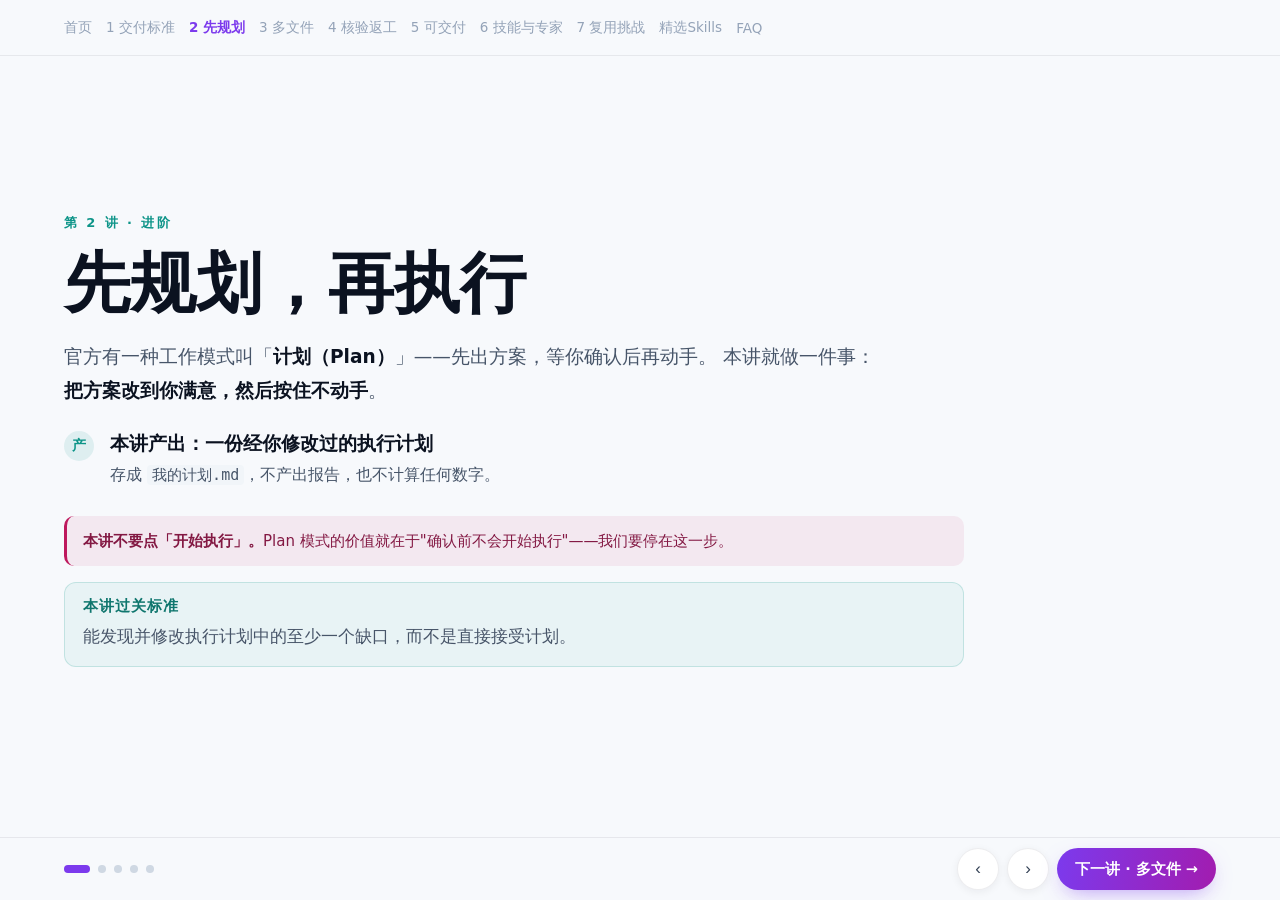
<file: lesson2.html>
<!DOCTYPE html>
<html lang="zh-CN">
<head>
<meta charset="UTF-8">
<meta name="viewport" content="width=device-width, initial-scale=1.0">
<title>第2讲 · 先规划，再执行 | WorkBuddy 进阶课</title>
<style>
  :root{
    --teal:#0d9488; --violet:#7c3aed; --amber:#d97706;
    --ink:#0b1220; --body:#475569; --muted:#94a3b8;
    --line:rgba(15,23,42,.075);
    --shadow:0 10px 30px -12px rgba(15,23,42,.16), 0 2px 8px -3px rgba(15,23,42,.07);
    --pad-x:clamp(20px, 5vw, 104px);
    --navh:56px;
  }
  *,*::before,*::after{ box-sizing:border-box; }
  html,body{ margin:0; }
  body{ font-family:system-ui,-apple-system,"Segoe UI","Microsoft YaHei","PingFang SC",sans-serif;
    color:var(--ink); background:#f7f9fc; -webkit-text-size-adjust:100%; }

  /* 桌面：一屏一页，每页自己滚 */
  .deck{ position:fixed; inset:0; overflow:hidden; }
  .slide{ position:absolute; inset:0; display:block; overflow-y:auto; overflow-x:hidden;
    scrollbar-width:thin; scrollbar-color:#cfd8e3 transparent;
    opacity:0; visibility:hidden; transform:translateY(12px);
    transition:opacity .4s cubic-bezier(.22,.85,.28,1), transform .4s cubic-bezier(.22,.85,.28,1), visibility .4s; }
  .slide::-webkit-scrollbar{ width:8px; }
  .slide::-webkit-scrollbar-thumb{ background:#cfd8e3; border-radius:4px; }
  .slide.active{ opacity:1; visibility:visible; transform:none; }
  .slide.out{ transform:translateY(-12px); }
  .inner{ min-height:100%; display:flex; flex-direction:column; justify-content:center;
    padding:calc(var(--navh) + 28px) var(--pad-x) 104px; }
  .slide.breath .inner{ align-items:center; text-align:center; }

  /* 窄屏：连续长页 */
  @media (max-width:820px){
    .deck{ position:static; overflow:visible; }
    .slide{ position:static; inset:auto; opacity:1; visibility:visible; transform:none;
      overflow:visible; border-top:1px solid var(--line); scroll-margin-top:var(--navh); }
    .slide:first-child{ border-top:none; }
    .inner{ min-height:0; padding:26px 20px 30px; }
    .slide:first-child .inner{ padding-top:calc(var(--navh) + 20px); }
    .slide:last-child{ margin-bottom:72px; }
  }

  .eyebrow{ font-size:13px; font-weight:800; letter-spacing:2.4px; color:var(--teal); margin-bottom:14px; }
  h1{ font-size:clamp(30px,5.4vw,66px); line-height:1.16; font-weight:800; margin:0 0 18px; }
  h2{ font-size:clamp(24px,3.4vw,44px); line-height:1.22; font-weight:780; margin:0 0 16px; }
  h3{ font-size:clamp(16px,1.5vw,19px); font-weight:750; margin:0 0 8px; }
  .lead{ font-size:clamp(15px,1.45vw,19px); line-height:1.85; color:var(--body); max-width:820px; margin:0 0 22px; }
  .lead strong{ color:var(--ink); }
  .big{ font-size:clamp(26px,4.2vw,46px); line-height:1.5; font-weight:780; max-width:840px; }
  .rule{ width:64px; height:3px; margin:30px auto 0; border-radius:2px; background:linear-gradient(90deg,#a21caf,#be185d); }
  p{ margin:0 0 12px; }
  code{ background:#f1f5f9; padding:1px 5px; border-radius:4px; font-size:.94em; }

  .card{ background:#fff; border:1px solid var(--line); border-radius:14px;
    padding:clamp(16px,1.7vw,24px) clamp(16px,1.9vw,26px); box-shadow:var(--shadow); }
  .grid2{ display:grid; grid-template-columns:repeat(auto-fit,minmax(240px,1fr)); gap:14px; max-width:900px; }
  .steps{ list-style:none; margin:0; padding:0; max-width:900px; }
  .steps > li{ position:relative; padding-left:46px; margin:0 0 16px; }
  .steps > li::before{ content:attr(data-n); position:absolute; left:0; top:0; width:30px; height:30px;
    border-radius:50%; background:rgba(13,148,136,.1); color:var(--teal); font-size:14px; font-weight:800;
    display:flex; align-items:center; justify-content:center; }
  .steps .st{ font-size:clamp(16px,1.5vw,19px); font-weight:770; margin-bottom:4px; }
  .steps .sd{ font-size:clamp(14px,1.3vw,16px); line-height:1.8; color:var(--body); }

  .cmd{ position:relative; margin:8px 0 0; padding:30px 14px 12px; border-radius:10px; background:#f4f8ff;
    border:1px solid rgba(124,58,237,.16); border-left:3px solid var(--violet); max-width:900px; }
  .cmd::before{ content:"可复制指令"; position:absolute; top:9px; left:14px; font-size:11.5px;
    font-weight:800; letter-spacing:1.6px; color:var(--violet); }
  .cmd .cmdtxt{ font-size:clamp(13.5px,1.25vw,15px); line-height:1.8; color:#334155; white-space:pre-wrap; }
  .copybtn{ position:absolute; top:7px; right:10px; min-height:26px; padding:0 12px; border:none;
    border-radius:13px; background:linear-gradient(100deg,#0d9488,#14b8a6); color:#fff; font-size:12.5px;
    font-weight:750; font-family:inherit; cursor:pointer; box-shadow:0 5px 14px -6px rgba(13,148,136,.7); transition:.22s; }
  .copybtn:hover{ transform:translateY(-1px); }
  .copybtn.done{ background:linear-gradient(100deg,#7c3aed,#a21caf); }

  .tip{ margin:10px 0 0; padding:12px 16px; border-radius:10px; background:rgba(217,119,6,.08);
    border-left:3px solid var(--amber); font-size:clamp(13.5px,1.25vw,15px); line-height:1.75; color:#78350f; max-width:900px; }
  .tip.warn{ background:rgba(190,24,93,.07); border-left-color:#be185d; color:#831843; }
  .table{ width:100%; border-collapse:collapse; background:#fff; border-radius:12px; overflow:hidden;
    box-shadow:var(--shadow); font-size:clamp(13.5px,1.25vw,15.5px); max-width:900px; }
  /* 窄屏表格兜底：超宽时在容器内横向滚动，绝不撑破页面 */
  .tscroll{ max-width:100%; overflow-x:auto; -webkit-overflow-scrolling:touch; border-radius:12px; }
  .tscroll > .table{ max-width:100%; }
  .table th,.table td{ padding:11px 14px; text-align:left; border-bottom:1px solid var(--line); vertical-align:top; line-height:1.65; }
  .table th{ background:#f8fafc; font-weight:750; white-space:nowrap; }
  .table tr:last-child td{ border-bottom:none; }
  .bad{ color:#b91c1c; }
  .note{ font-size:14px; color:var(--muted); margin-top:12px; }

  details.ans{ margin-top:14px; background:#fff; border:1px solid var(--line); border-radius:12px;
    box-shadow:var(--shadow); overflow:hidden; max-width:900px; }
  details.ans > summary{ cursor:pointer; list-style:none; padding:14px 18px; font-weight:750; font-size:15px;
    color:var(--violet); display:flex; align-items:center; gap:8px; }
  details.ans > summary::-webkit-details-marker{ display:none; }
  details.ans > summary::before{ content:"\25B8"; transition:.2s; }
  details.ans[open] > summary::before{ transform:rotate(90deg); }
  details.ans .body{ padding:0 18px 18px; font-size:clamp(13.5px,1.25vw,15.5px); line-height:1.85; color:var(--body); }
  details.ans ol{ padding-left:20px; }

  .dl{ display:flex; flex-wrap:wrap; gap:12px; margin-top:16px; }
  .dl a{ display:inline-flex; align-items:center; gap:8px; min-height:44px; padding:0 18px; border-radius:22px;
    border:1px solid rgba(13,148,136,.22); background:#fff; color:var(--teal); font-size:14.5px; font-weight:700;
    text-decoration:none; box-shadow:0 6px 16px -10px rgba(13,148,136,.5); }
  .dl a:hover{ background:rgba(13,148,136,.06); }

  .topnav{ position:fixed; top:0; left:0; right:0; z-index:50; display:flex; align-items:center; gap:14px;
    height:var(--navh); padding:0 var(--pad-x); background:rgba(247,249,252,.94); backdrop-filter:blur(10px);
    border-bottom:1px solid var(--line); overflow-x:auto; scrollbar-width:none; }
  .topnav::-webkit-scrollbar{ display:none; }
  .topnav a{ color:var(--muted); text-decoration:none; font-size:13.5px; white-space:nowrap; }
  .topnav a:hover,.topnav a.on{ color:var(--violet); font-weight:750; }

  .footer{ position:fixed; bottom:0; left:0; right:0; z-index:50; display:flex; align-items:center;
    justify-content:space-between; gap:10px; padding:10px var(--pad-x) calc(10px + env(safe-area-inset-bottom));
    background:rgba(247,249,252,.95); backdrop-filter:blur(10px); border-top:1px solid var(--line); }
  .dots{ display:flex; gap:8px; flex:0 0 auto; }
  .dot{ width:8px; height:8px; border-radius:50%; background:#cfd8e3; cursor:pointer; transition:.35s; border:none; padding:0; }
  .dot.active{ width:26px; border-radius:5px; background:var(--violet); }
  .ctrl{ display:flex; gap:8px; align-items:center; flex:0 0 auto; }
  .ctrl button{ width:42px; height:42px; border-radius:50%; border:1px solid var(--line); background:#fff;
    color:#334155; font-size:17px; cursor:pointer; box-shadow:0 2px 8px rgba(15,23,42,.06); }
  .ctrl button:hover{ background:var(--violet); color:#fff; border-color:var(--violet); }
  .nextlink{ display:inline-flex; align-items:center; min-height:42px; padding:0 18px; border-radius:21px;
    background:linear-gradient(100deg,#7c3aed,#a21caf); color:#fff; font-size:14.5px; font-weight:750;
    text-decoration:none; box-shadow:0 8px 22px -8px rgba(124,58,237,.55); white-space:nowrap; }
  .nextlink .short{ display:none; }

  @media (max-width:900px){
    .footer{ padding:7px 14px calc(7px + env(safe-area-inset-bottom)); gap:8px; }
    .dots{ gap:6px; }
    .dot{ width:6px; height:6px; }
    .dot.active{ width:18px; }
    .ctrl{ gap:6px; }
    .ctrl button{ width:36px; height:36px; font-size:16px; }
    .nextlink{ min-height:36px; padding:0 13px; font-size:13px; }
    .nextlink .long{ display:none; }
    .nextlink .short{ display:inline; }
  }
  /* 窄屏：表头允许换行，避免 nowrap 把表格撑到超出屏幕 */
  @media (max-width:820px){
    .table th{ white-space:normal; }
    .table th,.table td{ padding:10px 11px; }
  }

  /* ================= v2.1 学习效率：徽章 / 过关标准 / 过关确认 / 轻链 / 阶段卡 ================= */
  .badge{ display:inline-flex; align-items:center; align-self:flex-start;
    font-size:12px; font-weight:800; letter-spacing:1.2px; padding:4px 12px; border-radius:999px;
    margin-bottom:14px; border:1px solid currentColor; }
  .badge.must{ color:#0f766e; background:rgba(13,148,136,.09); }
  .badge.hold{ color:#9a3412; background:rgba(217,119,6,.10); }
  .badge.after{ color:#6d28d9; background:rgba(124,58,237,.09); }
  .slide.breath .badge{ align-self:center; }

  .gate-standard{ margin-top:16px; padding:14px 18px; border-radius:12px; max-width:900px;
    background:rgba(13,148,136,.06); border:1px solid rgba(13,148,136,.18); }
  .gate-standard h3{ margin:0 0 6px; font-size:15px; letter-spacing:1px; color:#0f766e; }
  .gate-standard p{ margin:0; font-size:clamp(14px,1.35vw,17px); line-height:1.75; color:var(--body); }

  .passgate{ margin-top:22px; width:100%; max-width:720px; align-self:center;
    text-align:left; background:#fff; border:1px solid var(--line); border-radius:14px;
    box-shadow:var(--shadow); padding:16px 20px; }
  .passgate h3{ margin:0 0 8px; }
  .passgate.final{ margin-top:16px; border-color:rgba(124,58,237,.22); }
  .vet{ display:flex; align-items:flex-start; gap:10px; padding:7px 0; cursor:pointer;
    font-size:15px; line-height:1.6; }
  .vet input{ width:18px; height:18px; margin:2px 0 0; flex:0 0 auto; accent-color:var(--teal); cursor:pointer; }
  .vet.checked{ color:var(--muted); }
  .passgate .next{ margin:12px 0 0; font-weight:750; color:var(--violet); }

  .dl-light{ margin:14px 0 0; font-size:14px; }
  .dl-light a{ color:var(--muted); text-decoration:none; border-bottom:1px dashed rgba(15,23,42,.18); }
  .dl-light a:hover{ color:var(--teal); border-bottom-color:var(--teal); }

  .stage{ display:grid; gap:12px; margin-top:16px; max-width:980px; }
  .stage .card{ display:grid; grid-template-columns:auto 1fr; gap:14px; align-items:start; }
  .stage .num{ width:34px; height:34px; border-radius:50%; background:rgba(124,58,237,.1);
    color:var(--violet); font-weight:800; display:flex; align-items:center; justify-content:center; font-size:14px; }
  .stage .card h3{ margin:0 0 4px; }
  .stage .mini{ list-style:none; margin:0; padding:0; }
  .stage .mini li{ font-size:14.5px; line-height:1.8; color:var(--body); }
  .stage .res{ margin:8px 0 0; font-size:13.5px; color:var(--muted); }

  .minitag{ margin-left:auto; font-size:11.5px; font-weight:800; color:var(--violet);
    background:rgba(124,58,237,.09); border-radius:999px; padding:2px 9px; white-space:nowrap; }

  /* 第 7 讲末页：两块清单容器（手机纵向，桌面并排） */
  .endgrid{ display:grid; gap:14px; width:100%; max-width:1080px; align-self:center; margin-top:12px; }
  .endgrid .passgate{ margin-top:0; max-width:none; padding:14px 18px; }
  .endgrid .passgate h3{ font-size:16px; margin-bottom:6px; }
  .endgrid .vet{ font-size:14.5px; padding:3px 0; }
  .endgrid .passgate .next{ margin-top:10px; }

  /* 宽屏：首页三阶段横向三列，一眼看到全貌 */
  @media (min-width:900px){
    .stage{ grid-template-columns:repeat(3, minmax(0,1fr)); max-width:none; gap:14px; }
    .stage .card{ grid-template-columns:auto 1fr; gap:11px; padding:14px 16px; }
    .stage .num{ width:28px; height:28px; font-size:13px; }
    .stage .card h3{ font-size:16px; margin-bottom:6px; }
    .stage .mini li{ font-size:13.5px; line-height:1.7; }
    .stage .res{ font-size:12.5px; margin-top:8px; }
    .endgrid{ grid-template-columns:repeat(2, minmax(0,1fr)); align-items:start; }
  }
</style>
</head>
<body>

<div class="topnav">
  <a href="index.html" data-p="index">首页</a>
  <a href="lesson1.html" data-p="lesson1">1 交付标准</a>
  <a href="lesson2.html" data-p="lesson2" class="on">2 先规划</a>
  <a href="lesson3.html" data-p="lesson3">3 多文件</a>
  <a href="lesson4.html" data-p="lesson4">4 核验返工</a>
  <a href="lesson5.html" data-p="lesson5">5 可交付</a>
  <a href="lesson6.html" data-p="lesson6">6 技能与专家</a>
  <a href="lesson7.html" data-p="lesson7">7 复用挑战</a>
  <a href="skills.html" data-p="skills">精选Skills</a>
  <a href="faq.html" data-p="faq">FAQ</a>
</div>

<div class="deck" id="deck">
  <section class="slide active">
    <div class="inner">
<div class="eyebrow">第 2 讲 · 进阶</div>
      <h1>先规划，再执行</h1>
      <p class="lead">官方有一种工作模式叫「<strong>计划（Plan）</strong>」——先出方案，等你确认后再动手。
        本讲就做一件事：<strong>把方案改到你满意，然后按住不动手</strong>。</p>
      <ul class="steps">
        <li data-n="产"><div class="st">本讲产出：一份经你修改过的执行计划</div>
          <div class="sd">存成 <code>我的计划.md</code>，不产出报告，也不计算任何数字。</div></li>
      </ul>
      <div class="tip warn"><b>本讲不要点「开始执行」。</b>Plan 模式的价值就在于"确认前不会开始执行"——我们要停在这一步。</div>
      <div class="gate-standard"><h3>本讲过关标准</h3><p>能发现并修改执行计划中的至少一个缺口，而不是直接接受计划。</p></div>
    </div>
  </section>
<section class="slide">
    <div class="inner">
<div class="eyebrow">准备材料</div>
      <h2>四份文件，放进同一个文件夹</h2>
      <table class="table">
        <thead><tr><th>材料</th><th>说明</th></tr></thead>
        <tbody>
          <tr><td>项目说明.md</td><td>交付要求、口径约定、验收标准</td></tr>
          <tr><td>场次安排.csv / 报名记录.csv / 反馈记录.csv</td><td>三份数据文件</td></tr>
          <tr><td>一个文件夹</td><td>四个文件放在<strong>同一个文件夹</strong>里，本讲所有操作都在这个文件夹内发生</td></tr>
        </tbody>
      </table>
      <p class="dl-light">还没有主线练习包？<a href="练习包_城市阅读节.zip" download>下载城市阅读节</a></p>
      <div class="tip">建任务时用输入框左下角的 <b>「选择工作空间」</b> 指向这个文件夹；文件也可以拖到<b>页面任意位置</b>添加（官方支持，最多 50 个，添加后不会自动发送）。</div>
    </div>
  </section>
<section class="slide">
    <div class="inner">
<div class="badge must">必须完成</div>
<div class="eyebrow">照着做</div>
      <h2>五步：开模式 → 发需求 → 答问题 → 审方案 → 调计划</h2>
      <ol class="steps">
        <li data-n="1"><div class="st">建任务，指定工作空间</div>
          <div class="sd">输入框左下角「选择工作空间」→ 选中放练习包的文件夹。</div></li>

        <li data-n="2"><div class="st">开启「计划（Plan）」模式</div>
          <div class="sd">在输入框左侧 <b>+</b> 菜单的「模式」里打开「计划 Plan」。开启后<b>输入框下方会显示模式标识</b>，点标识上的 × 可退出；「计划」与「仅问答」互斥。</div>
          <div class="tip warn">这一步靠<b>开关</b>，不靠措辞——模式没开成，它就会直接开干。</div></li>

        <li data-n="3"><div class="st">发出任务描述</div>
          <div class="cmd"><button class="copybtn" onclick="copyEl(this)">复制</button>
            <div class="cmdtxt">请先阅读《项目说明.md》《场次安排.csv》《报名记录.csv》《反馈记录.csv》，列出完成活动复盘的步骤、每一步需要哪些文件、字段之间怎么关联、可能影响结论的数据问题、拟交付的文件以及验收办法。</div></div></li>

        <li data-n="4"><div class="st">回答它提出的问题</div>
          <div class="sd">官方流程写明：模型会围绕关键变量向你提问（如时间、预算、偏好），<b>建议逐项回答</b>；全部跳过时它会自行假设并在方案里标注。这一步不要图快——跳过等于让 AI 替你定口径，第 3 讲必然返工。</div></li>

        <li data-n="5"><div class="st">审阅方案，然后「调整计划」（不要「开始执行」）</div>
          <div class="sd">官方说明：方案生成后<b>右侧边栏</b>可查看完整 Plan 内容；确认时有两个按钮 —— <b>开始执行</b> 与 <b>调整计划</b>。</div>
          <div class="cmd"><button class="copybtn" onclick="copyEl(this)">复制</button>
            <div class="cmdtxt">请调整计划：【写出你要删减 / 收窄 / 新增 / 调序的地方】。</div></div>
          <div class="sd" style="margin-top:8px">「调整计划」可反复迭代，<b>确认前不会开始执行</b>。</div></li>
      </ol>

      <h3 style="margin-top:22px">审方案时的五项检查（本讲核心动作）</h3>
      <table class="table">
        <thead><tr><th>检查项</th><th>不合格的样子</th></tr></thead>
        <tbody>
          <tr><td>四个报告问题都有对应步骤？</td><td class="bad">只写了"分析数据"</td></tr>
          <tr><td>每一步标了用哪个文件？</td><td class="bad">步骤里没有文件名</td></tr>
          <tr><td>说清楚字段怎么关联？</td><td class="bad">只说"合并数据"</td></tr>
          <tr><td>预告了可能的数据问题？</td><td class="bad">一句话没提数据质量</td></tr>
          <tr><td>写了交付物与验收办法？</td><td class="bad">只说"生成报告"</td></tr>
        </tbody>
      </table>

      <div class="eyebrow" style="margin-top:26px">中途检查</div>
      <div class="grid2">
        <div class="card"><h3 class="bad">出现这两条 · 先停下来修计划</h3>
          <p style="font-size:14.5px;line-height:1.8;margin:0">① 你说完之后它开始执行了（模式没开成，或你点了「开始执行」）→ 回到第 2 步检查开关；<br>
          ② 计划里出现你没给过的文件名 → 它在编文件。</p></div>
        <div class="card"><h3>这两条是提示 · 不是失败条件</h3>
          <p style="font-size:14.5px;line-height:1.8;margin:0">③ 计划里没列出"需要我确认的问题"——可以补问一句，不必推倒计划；<br>
          ④ 步骤数大致 3–8 步比较顺手，不必为凑数硬拆、也不必为精简硬合。</p></div>
      </div>
    </div>
  </section>
<section class="slide">
    <div class="inner">
<div class="badge hold">卡住再看</div>
<div class="eyebrow">常见失败</div>
      <h2>四个坑，配好可复制的纠正指令</h2>
      <table class="table">
        <thead><tr><th>现象</th><th>原因</th><th>可复制的纠正指令</th></tr></thead>
        <tbody>
          <tr><td>一上来就给报告或结论</td><td>Plan 没打开</td><td>先检查输入框左侧 <b>+</b> 菜单里的「计划 Plan」是否已打开。官方说明：开启后模型不会立刻产出最终结果，而是先给一份可审阅的方案。</td></tr>
          <tr><td>点了「开始执行」，直接跑起来</td><td>把 Plan 当成"先看一眼"</td><td>官方在确认前不会开始执行，只有你点「开始执行」才会。本讲全程只用「调整计划」。</td></tr>
          <tr><td>它问了一堆问题，我全跳过</td><td>图快</td><td>官方做法是逐项回答；全跳过时它会自行假设并在方案里标注——那等于让 AI 替你定口径。</td></tr>
          <tr><td>计划里出现我没给过的文件</td><td>它没真正读你给的文件</td><td>你提到的【文件X】不在我提供的资料里。请只使用《项目说明.md》《场次安排.csv》《报名记录.csv》《反馈记录.csv》，重新调整计划。</td></tr>
        </tbody>
      </table>

      <div class="eyebrow" style="margin-top:26px">独立练习</div>
      <h3>只改一个条件</h3>
      <p class="lead" style="margin-bottom:8px">把《项目说明.md》第 4 个问题从「问题与建议」换成 <b>「下一届要不要增加场次」</b>；
        在原来的计划上增改步骤，并说明需要额外用到哪些字段。</p>
      <details class="ans">
        <summary>展开参考答案（做完再看）</summary>
        <div class="body">
          <p>本练习包<b>没有</b>"实际座位使用数"，也不含候补、退款、场地容量以外的信息，所以单凭这三份文件<b>无法判断</b>要不要加场次。合格答案应当：</p>
          <ol>
            <li>指出必须先补的数据（例如候场/候补人数、实际座位数、单场成本）；</li>
            <li>把问题<b>拆成可回答的子问题</b>（例如"哪几场报名名额填充率最高"）；</li>
            <li>明确写出"现有数据只能支持到这一步，下一步需要向主办方索取什么"。</li>
          </ol>
          <p style="margin-bottom:0"><b>结论：能说出"数据不够、需要什么"，就是答对了。</b></p>
        </div>
      </details>
      <p class="dl-light">更多卡点 <a href="faq.html">→ FAQ</a></p>
    </div>
  </section>
<section class="slide breath">
    <div class="inner">
<div class="big">先看方案，<br>再让它动手</div><div class="rule"></div>
      <div class="passgate">
        <h3>本讲过关确认</h3>
        <label class="vet"><input type="checkbox"> 全程只用「调整计划」，没有点「开始执行」</label>
        <label class="vet"><input type="checkbox"> 至少修改了计划中的一处缺口（步骤 / 文件名 / 关联字段 / 验收）</label>
        <label class="vet"><input type="checkbox"> 计划里的文件名全部来自我实际提供的四份文件</label>
        <p class="next">全部完成 → 进入第 3 讲</p>
      </div>
    </div>
  </section>
</div>

<div class="footer">
  <div class="dots" id="dots"></div>
  <div class="ctrl">
    <button onclick="go(-1)" aria-label="上一页">&#8249;</button>
    <button onclick="go(1)" aria-label="下一页">&#8250;</button>
<a class="nextlink" href="lesson3.html"><span class="long">下一讲 · 多文件 &#8594;</span><span class="short">多文件 →</span></a>
  </div>
</div>

<script>
const slides=[...document.querySelectorAll('.slide')];
const dotsBox=document.getElementById('dots');
const mq=window.matchMedia('(max-width:820px)');
let cur=0;
const isMobile=()=>mq.matches;
const canScroll=el=>el.scrollHeight > el.clientHeight + 2;

slides.forEach((_,i)=>{ const d=document.createElement('button'); d.className='dot'+(i===0?' active':'');
  d.setAttribute('aria-label','第'+(i+1)+'页'); d.onclick=()=>show(i); dotsBox.appendChild(d); });
const dots=[...dotsBox.children];

function show(i){
  cur=i;
  slides.forEach((s,k)=>{ s.classList.remove('out'); s.classList.toggle('active',k===i); if(k<i) s.classList.add('out'); });
  dots.forEach((d,k)=>d.classList.toggle('active',k===i));
  if(isMobile()){ slides[i].scrollIntoView({behavior:'smooth', block:'start'}); }
  else { slides.forEach((s,k)=>{ if(k===i) s.scrollTop=0; }); }
}
function go(n){ let t=cur+n; if(t<0)t=0; if(t>=slides.length)t=slides.length-1; show(t); }

document.addEventListener('keydown',e=>{
  const t=e.target||{};
  if(t.tagName==='BUTTON'||t.tagName==='INPUT'||t.tagName==='TEXTAREA'||t.tagName==='A'||t.tagName==='SUMMARY') return;
  const key=e.key;
  if(key==='ArrowRight'||key==='ArrowLeft'){ e.preventDefault(); go(key==='ArrowRight'?1:-1); return; }
  if(key===' '||key==='PageDown'||key==='PageUp'){
    if(isMobile()) return;
    e.preventDefault();
    const s=slides[cur], down=(key!=='PageUp');
    const atEnd=s.scrollTop+s.clientHeight>=s.scrollHeight-2, atStart=s.scrollTop<=2;
    if(down && canScroll(s) && !atEnd){ s.scrollBy({top:s.clientHeight*0.86, behavior:'smooth'}); return; }
    if(!down && canScroll(s) && !atStart){ s.scrollBy({top:-s.clientHeight*0.86, behavior:'smooth'}); return; }
    go(down?1:-1);
  }
});

function copyText(txt,btn){
  const done=()=>{ const old=btn.dataset.label||btn.textContent; btn.dataset.label=old;
    btn.textContent='已复制 ✓'; btn.classList.add('done'); clearTimeout(btn._t);
    btn._t=setTimeout(()=>{ btn.textContent=old; btn.classList.remove('done'); },1800); };
  const fallback=()=>{
    const ta=document.createElement('textarea'); ta.value=txt; ta.setAttribute('readonly','');
    ta.style.position='fixed'; ta.style.top='-1000px'; document.body.appendChild(ta);
    ta.select(); ta.setSelectionRange(0,txt.length);
    let ok=false; try{ ok=document.execCommand('copy'); }catch(err){}
    document.body.removeChild(ta);
    if(ok) done(); else alert('复制失败，请手动选中这段文字复制');
  };
  if(navigator.clipboard && window.isSecureContext) navigator.clipboard.writeText(txt).then(done).catch(fallback);
  else fallback();
}
function dedent(s){
  const lines=String(s).replace(/\r/g,'').split('\n');
  const ind=lines.filter(l=>l.trim()).map(l=>l.match(/^[ \t]*/)[0].length);
  const min=ind.length?Math.min(...ind):0;
  return lines.map(l=>l.slice(min)).join('\n').replace(/[ \t]+$/gm,'').trim();
}
function copyEl(btn){
  const box=btn.closest('.cmd')||btn.closest('.copywrap');
  const el=box&&box.querySelector('.cmdtxt, .copytxt');
  // 用 textContent（不受可见性影响），再去掉源码缩进 —— 保证复制的换行结构稳定
  if(el) copyText(dedent(el.textContent||''), btn);
}
// 窄屏兜底：给所有表格套一个横向滚动容器 —— 表格再宽也在容器内滚动，不撑破页面
document.querySelectorAll('.table').forEach(t=>{
  if(t.parentElement && t.parentElement.classList.contains('tscroll')) return;
  const w=document.createElement('div'); w.className='tscroll';
  t.parentNode.insertBefore(w,t); w.appendChild(t);
});
// v2.1：折叠答案的「做完再看」小字（已有该字样的跳过，避免重复）
document.querySelectorAll('details.ans > summary').forEach(s=>{
  if(s.textContent.indexOf('做完再看')>=0) return;
  const t=document.createElement('span'); t.className='minitag'; t.textContent='做完再看';
  s.appendChild(t);
});
// v2.1：本讲过关确认 —— 可点击勾选、有视觉反馈、不存储（刷新即复原）
document.querySelectorAll('.vet').forEach(l=>{
  const cb=l.querySelector('input[type=checkbox]'); if(!cb) return;
  const sync=()=>l.classList.toggle('checked', cb.checked);
  cb.addEventListener('change', sync); sync();
});
show(0);
</script>
</body>
</html>
</file>
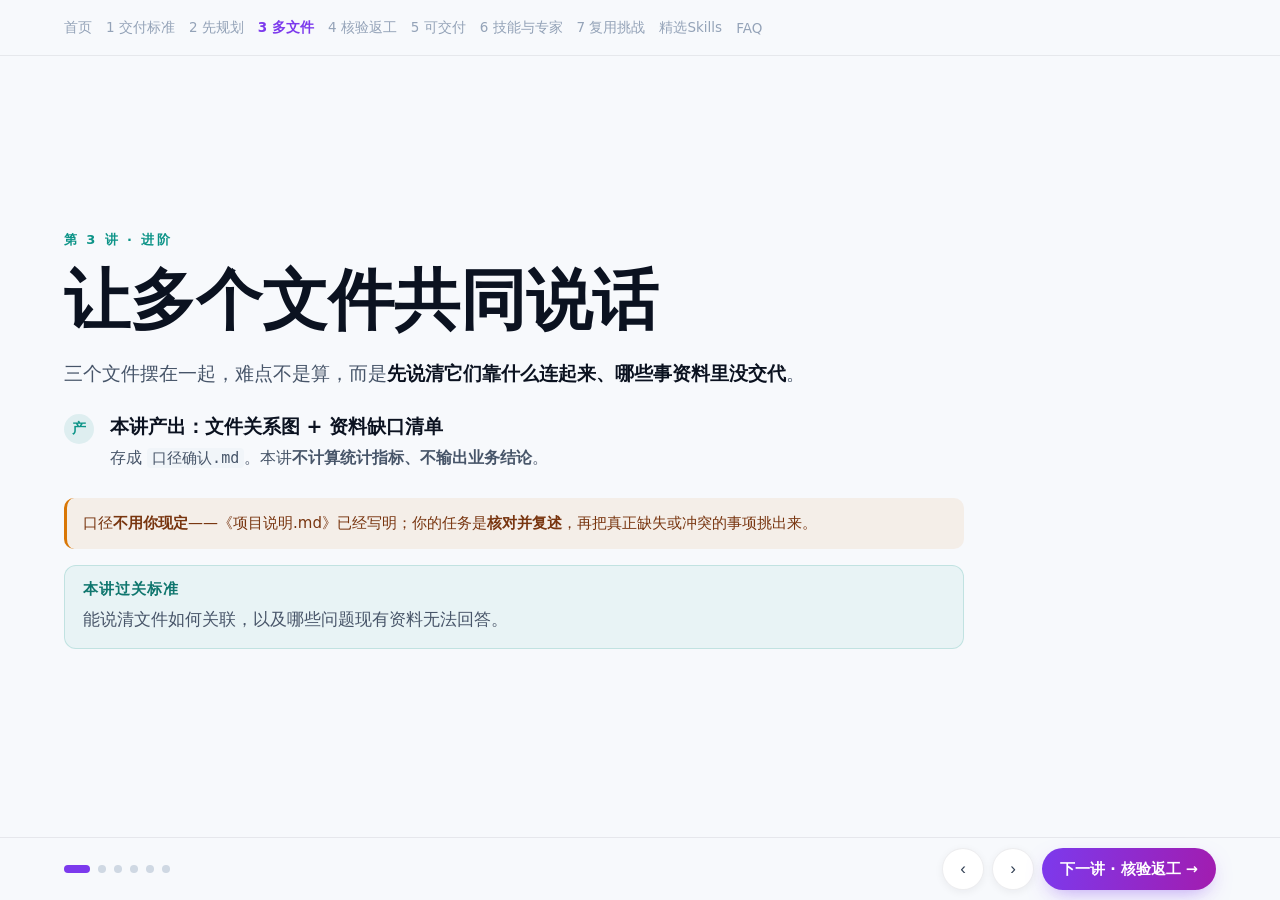
<file: lesson3.html>
<!DOCTYPE html>
<html lang="zh-CN">
<head>
<meta charset="UTF-8">
<meta name="viewport" content="width=device-width, initial-scale=1.0">
<title>第3讲 · 让多个文件共同说话 | WorkBuddy 进阶课</title>
<style>
  :root{
    --teal:#0d9488; --violet:#7c3aed; --amber:#d97706;
    --ink:#0b1220; --body:#475569; --muted:#94a3b8;
    --line:rgba(15,23,42,.075);
    --shadow:0 10px 30px -12px rgba(15,23,42,.16), 0 2px 8px -3px rgba(15,23,42,.07);
    --pad-x:clamp(20px, 5vw, 104px);
    --navh:56px;
  }
  *,*::before,*::after{ box-sizing:border-box; }
  html,body{ margin:0; }
  body{ font-family:system-ui,-apple-system,"Segoe UI","Microsoft YaHei","PingFang SC",sans-serif;
    color:var(--ink); background:#f7f9fc; -webkit-text-size-adjust:100%; }

  /* 桌面：一屏一页，每页自己滚 */
  .deck{ position:fixed; inset:0; overflow:hidden; }
  .slide{ position:absolute; inset:0; display:block; overflow-y:auto; overflow-x:hidden;
    scrollbar-width:thin; scrollbar-color:#cfd8e3 transparent;
    opacity:0; visibility:hidden; transform:translateY(12px);
    transition:opacity .4s cubic-bezier(.22,.85,.28,1), transform .4s cubic-bezier(.22,.85,.28,1), visibility .4s; }
  .slide::-webkit-scrollbar{ width:8px; }
  .slide::-webkit-scrollbar-thumb{ background:#cfd8e3; border-radius:4px; }
  .slide.active{ opacity:1; visibility:visible; transform:none; }
  .slide.out{ transform:translateY(-12px); }
  .inner{ min-height:100%; display:flex; flex-direction:column; justify-content:center;
    padding:calc(var(--navh) + 28px) var(--pad-x) 104px; }
  .slide.breath .inner{ align-items:center; text-align:center; }

  /* 窄屏：连续长页 */
  @media (max-width:820px){
    .deck{ position:static; overflow:visible; }
    .slide{ position:static; inset:auto; opacity:1; visibility:visible; transform:none;
      overflow:visible; border-top:1px solid var(--line); scroll-margin-top:var(--navh); }
    .slide:first-child{ border-top:none; }
    .inner{ min-height:0; padding:26px 20px 30px; }
    .slide:first-child .inner{ padding-top:calc(var(--navh) + 20px); }
    .slide:last-child{ margin-bottom:72px; }
  }

  .eyebrow{ font-size:13px; font-weight:800; letter-spacing:2.4px; color:var(--teal); margin-bottom:14px; }
  h1{ font-size:clamp(30px,5.4vw,66px); line-height:1.16; font-weight:800; margin:0 0 18px; }
  h2{ font-size:clamp(24px,3.4vw,44px); line-height:1.22; font-weight:780; margin:0 0 16px; }
  h3{ font-size:clamp(16px,1.5vw,19px); font-weight:750; margin:0 0 8px; }
  .lead{ font-size:clamp(15px,1.45vw,19px); line-height:1.85; color:var(--body); max-width:820px; margin:0 0 22px; }
  .lead strong{ color:var(--ink); }
  .big{ font-size:clamp(26px,4.2vw,46px); line-height:1.5; font-weight:780; max-width:840px; }
  .rule{ width:64px; height:3px; margin:30px auto 0; border-radius:2px; background:linear-gradient(90deg,#a21caf,#be185d); }
  p{ margin:0 0 12px; }
  code{ background:#f1f5f9; padding:1px 5px; border-radius:4px; font-size:.94em; }

  .card{ background:#fff; border:1px solid var(--line); border-radius:14px;
    padding:clamp(16px,1.7vw,24px) clamp(16px,1.9vw,26px); box-shadow:var(--shadow); }
  .grid2{ display:grid; grid-template-columns:repeat(auto-fit,minmax(240px,1fr)); gap:14px; max-width:900px; }
  .steps{ list-style:none; margin:0; padding:0; max-width:900px; }
  .steps > li{ position:relative; padding-left:46px; margin:0 0 16px; }
  .steps > li::before{ content:attr(data-n); position:absolute; left:0; top:0; width:30px; height:30px;
    border-radius:50%; background:rgba(13,148,136,.1); color:var(--teal); font-size:14px; font-weight:800;
    display:flex; align-items:center; justify-content:center; }
  .steps .st{ font-size:clamp(16px,1.5vw,19px); font-weight:770; margin-bottom:4px; }
  .steps .sd{ font-size:clamp(14px,1.3vw,16px); line-height:1.8; color:var(--body); }

  .cmd{ position:relative; margin:8px 0 0; padding:30px 14px 12px; border-radius:10px; background:#f4f8ff;
    border:1px solid rgba(124,58,237,.16); border-left:3px solid var(--violet); max-width:900px; }
  .cmd::before{ content:"可复制指令"; position:absolute; top:9px; left:14px; font-size:11.5px;
    font-weight:800; letter-spacing:1.6px; color:var(--violet); }
  .cmd .cmdtxt{ font-size:clamp(13.5px,1.25vw,15px); line-height:1.8; color:#334155; white-space:pre-wrap; }
  .copybtn{ position:absolute; top:7px; right:10px; min-height:26px; padding:0 12px; border:none;
    border-radius:13px; background:linear-gradient(100deg,#0d9488,#14b8a6); color:#fff; font-size:12.5px;
    font-weight:750; font-family:inherit; cursor:pointer; box-shadow:0 5px 14px -6px rgba(13,148,136,.7); transition:.22s; }
  .copybtn:hover{ transform:translateY(-1px); }
  .copybtn.done{ background:linear-gradient(100deg,#7c3aed,#a21caf); }

  .tip{ margin:10px 0 0; padding:12px 16px; border-radius:10px; background:rgba(217,119,6,.08);
    border-left:3px solid var(--amber); font-size:clamp(13.5px,1.25vw,15px); line-height:1.75; color:#78350f; max-width:900px; }
  .tip.warn{ background:rgba(190,24,93,.07); border-left-color:#be185d; color:#831843; }
  .table{ width:100%; border-collapse:collapse; background:#fff; border-radius:12px; overflow:hidden;
    box-shadow:var(--shadow); font-size:clamp(13.5px,1.25vw,15.5px); max-width:900px; }
  /* 窄屏表格兜底：超宽时在容器内横向滚动，绝不撑破页面 */
  .tscroll{ max-width:100%; overflow-x:auto; -webkit-overflow-scrolling:touch; border-radius:12px; }
  .tscroll > .table{ max-width:100%; }
  .table th,.table td{ padding:11px 14px; text-align:left; border-bottom:1px solid var(--line); vertical-align:top; line-height:1.65; }
  .table th{ background:#f8fafc; font-weight:750; white-space:nowrap; }
  .table tr:last-child td{ border-bottom:none; }
  .bad{ color:#b91c1c; }
  .note{ font-size:14px; color:var(--muted); margin-top:12px; }

  details.ans{ margin-top:14px; background:#fff; border:1px solid var(--line); border-radius:12px;
    box-shadow:var(--shadow); overflow:hidden; max-width:900px; }
  details.ans > summary{ cursor:pointer; list-style:none; padding:14px 18px; font-weight:750; font-size:15px;
    color:var(--violet); display:flex; align-items:center; gap:8px; }
  details.ans > summary::-webkit-details-marker{ display:none; }
  details.ans > summary::before{ content:"\25B8"; transition:.2s; }
  details.ans[open] > summary::before{ transform:rotate(90deg); }
  details.ans .body{ padding:0 18px 18px; font-size:clamp(13.5px,1.25vw,15.5px); line-height:1.85; color:var(--body); }
  details.ans ol{ padding-left:20px; }

  .dl{ display:flex; flex-wrap:wrap; gap:12px; margin-top:16px; }
  .dl a{ display:inline-flex; align-items:center; gap:8px; min-height:44px; padding:0 18px; border-radius:22px;
    border:1px solid rgba(13,148,136,.22); background:#fff; color:var(--teal); font-size:14.5px; font-weight:700;
    text-decoration:none; box-shadow:0 6px 16px -10px rgba(13,148,136,.5); }
  .dl a:hover{ background:rgba(13,148,136,.06); }

  .topnav{ position:fixed; top:0; left:0; right:0; z-index:50; display:flex; align-items:center; gap:14px;
    height:var(--navh); padding:0 var(--pad-x); background:rgba(247,249,252,.94); backdrop-filter:blur(10px);
    border-bottom:1px solid var(--line); overflow-x:auto; scrollbar-width:none; }
  .topnav::-webkit-scrollbar{ display:none; }
  .topnav a{ color:var(--muted); text-decoration:none; font-size:13.5px; white-space:nowrap; }
  .topnav a:hover,.topnav a.on{ color:var(--violet); font-weight:750; }

  .footer{ position:fixed; bottom:0; left:0; right:0; z-index:50; display:flex; align-items:center;
    justify-content:space-between; gap:10px; padding:10px var(--pad-x) calc(10px + env(safe-area-inset-bottom));
    background:rgba(247,249,252,.95); backdrop-filter:blur(10px); border-top:1px solid var(--line); }
  .dots{ display:flex; gap:8px; flex:0 0 auto; }
  .dot{ width:8px; height:8px; border-radius:50%; background:#cfd8e3; cursor:pointer; transition:.35s; border:none; padding:0; }
  .dot.active{ width:26px; border-radius:5px; background:var(--violet); }
  .ctrl{ display:flex; gap:8px; align-items:center; flex:0 0 auto; }
  .ctrl button{ width:42px; height:42px; border-radius:50%; border:1px solid var(--line); background:#fff;
    color:#334155; font-size:17px; cursor:pointer; box-shadow:0 2px 8px rgba(15,23,42,.06); }
  .ctrl button:hover{ background:var(--violet); color:#fff; border-color:var(--violet); }
  .nextlink{ display:inline-flex; align-items:center; min-height:42px; padding:0 18px; border-radius:21px;
    background:linear-gradient(100deg,#7c3aed,#a21caf); color:#fff; font-size:14.5px; font-weight:750;
    text-decoration:none; box-shadow:0 8px 22px -8px rgba(124,58,237,.55); white-space:nowrap; }
  .nextlink .short{ display:none; }

  @media (max-width:900px){
    .footer{ padding:7px 14px calc(7px + env(safe-area-inset-bottom)); gap:8px; }
    .dots{ gap:6px; }
    .dot{ width:6px; height:6px; }
    .dot.active{ width:18px; }
    .ctrl{ gap:6px; }
    .ctrl button{ width:36px; height:36px; font-size:16px; }
    .nextlink{ min-height:36px; padding:0 13px; font-size:13px; }
    .nextlink .long{ display:none; }
    .nextlink .short{ display:inline; }
  }
  /* 窄屏：表头允许换行，避免 nowrap 把表格撑到超出屏幕 */
  @media (max-width:820px){
    .table th{ white-space:normal; }
    .table th,.table td{ padding:10px 11px; }
  }

  /* ================= v2.1 学习效率：徽章 / 过关标准 / 过关确认 / 轻链 / 阶段卡 ================= */
  .badge{ display:inline-flex; align-items:center; align-self:flex-start;
    font-size:12px; font-weight:800; letter-spacing:1.2px; padding:4px 12px; border-radius:999px;
    margin-bottom:14px; border:1px solid currentColor; }
  .badge.must{ color:#0f766e; background:rgba(13,148,136,.09); }
  .badge.hold{ color:#9a3412; background:rgba(217,119,6,.10); }
  .badge.after{ color:#6d28d9; background:rgba(124,58,237,.09); }
  .slide.breath .badge{ align-self:center; }

  .gate-standard{ margin-top:16px; padding:14px 18px; border-radius:12px; max-width:900px;
    background:rgba(13,148,136,.06); border:1px solid rgba(13,148,136,.18); }
  .gate-standard h3{ margin:0 0 6px; font-size:15px; letter-spacing:1px; color:#0f766e; }
  .gate-standard p{ margin:0; font-size:clamp(14px,1.35vw,17px); line-height:1.75; color:var(--body); }

  .passgate{ margin-top:22px; width:100%; max-width:720px; align-self:center;
    text-align:left; background:#fff; border:1px solid var(--line); border-radius:14px;
    box-shadow:var(--shadow); padding:16px 20px; }
  .passgate h3{ margin:0 0 8px; }
  .passgate.final{ margin-top:16px; border-color:rgba(124,58,237,.22); }
  .vet{ display:flex; align-items:flex-start; gap:10px; padding:7px 0; cursor:pointer;
    font-size:15px; line-height:1.6; }
  .vet input{ width:18px; height:18px; margin:2px 0 0; flex:0 0 auto; accent-color:var(--teal); cursor:pointer; }
  .vet.checked{ color:var(--muted); }
  .passgate .next{ margin:12px 0 0; font-weight:750; color:var(--violet); }

  .dl-light{ margin:14px 0 0; font-size:14px; }
  .dl-light a{ color:var(--muted); text-decoration:none; border-bottom:1px dashed rgba(15,23,42,.18); }
  .dl-light a:hover{ color:var(--teal); border-bottom-color:var(--teal); }

  .stage{ display:grid; gap:12px; margin-top:16px; max-width:980px; }
  .stage .card{ display:grid; grid-template-columns:auto 1fr; gap:14px; align-items:start; }
  .stage .num{ width:34px; height:34px; border-radius:50%; background:rgba(124,58,237,.1);
    color:var(--violet); font-weight:800; display:flex; align-items:center; justify-content:center; font-size:14px; }
  .stage .card h3{ margin:0 0 4px; }
  .stage .mini{ list-style:none; margin:0; padding:0; }
  .stage .mini li{ font-size:14.5px; line-height:1.8; color:var(--body); }
  .stage .res{ margin:8px 0 0; font-size:13.5px; color:var(--muted); }

  .minitag{ margin-left:auto; font-size:11.5px; font-weight:800; color:var(--violet);
    background:rgba(124,58,237,.09); border-radius:999px; padding:2px 9px; white-space:nowrap; }

  /* 第 7 讲末页：两块清单容器（手机纵向，桌面并排） */
  .endgrid{ display:grid; gap:14px; width:100%; max-width:1080px; align-self:center; margin-top:12px; }
  .endgrid .passgate{ margin-top:0; max-width:none; padding:14px 18px; }
  .endgrid .passgate h3{ font-size:16px; margin-bottom:6px; }
  .endgrid .vet{ font-size:14.5px; padding:3px 0; }
  .endgrid .passgate .next{ margin-top:10px; }

  /* 宽屏：首页三阶段横向三列，一眼看到全貌 */
  @media (min-width:900px){
    .stage{ grid-template-columns:repeat(3, minmax(0,1fr)); max-width:none; gap:14px; }
    .stage .card{ grid-template-columns:auto 1fr; gap:11px; padding:14px 16px; }
    .stage .num{ width:28px; height:28px; font-size:13px; }
    .stage .card h3{ font-size:16px; margin-bottom:6px; }
    .stage .mini li{ font-size:13.5px; line-height:1.7; }
    .stage .res{ font-size:12.5px; margin-top:8px; }
    .endgrid{ grid-template-columns:repeat(2, minmax(0,1fr)); align-items:start; }
  }
</style>
</head>
<body>

<div class="topnav">
  <a href="index.html" data-p="index">首页</a>
  <a href="lesson1.html" data-p="lesson1">1 交付标准</a>
  <a href="lesson2.html" data-p="lesson2">2 先规划</a>
  <a href="lesson3.html" data-p="lesson3" class="on">3 多文件</a>
  <a href="lesson4.html" data-p="lesson4">4 核验返工</a>
  <a href="lesson5.html" data-p="lesson5">5 可交付</a>
  <a href="lesson6.html" data-p="lesson6">6 技能与专家</a>
  <a href="lesson7.html" data-p="lesson7">7 复用挑战</a>
  <a href="skills.html" data-p="skills">精选Skills</a>
  <a href="faq.html" data-p="faq">FAQ</a>
</div>

<div class="deck" id="deck">
  <section class="slide active">
    <div class="inner">
<div class="eyebrow">第 3 讲 · 进阶</div>
      <h1>让多个文件共同说话</h1>
      <p class="lead">三个文件摆在一起，难点不是算，而是<strong>先说清它们靠什么连起来、哪些事资料里没交代</strong>。</p>
      <ul class="steps">
        <li data-n="产"><div class="st">本讲产出：文件关系图 + 资料缺口清单</div>
          <div class="sd">存成 <code>口径确认.md</code>。本讲<b>不计算统计指标、不输出业务结论</b>。</div></li>
      </ul>
      <div class="tip">口径<b>不用你现定</b>——《项目说明.md》已经写明；你的任务是<b>核对并复述</b>，再把真正缺失或冲突的事项挑出来。</div>
      <div class="gate-standard"><h3>本讲过关标准</h3><p>能说清文件如何关联，以及哪些问题现有资料无法回答。</p></div>
    </div>
  </section>
<section class="slide">
    <div class="inner">
<div class="eyebrow">准备材料</div>
      <h2>四份文件，本讲先不计算</h2>
      <table class="table">
        <thead><tr><th>材料</th><th>说明</th></tr></thead>
        <tbody>
          <tr><td>项目说明.md</td><td>口径约定都在 §4、§5 —— 本讲第 2 步要逐条核对它</td></tr>
          <tr><td>场次安排.csv / 报名记录.csv / 反馈记录.csv</td><td>三份数据文件</td></tr>
        </tbody>
      </table>
      <p class="dl-light">还没有主线练习包？<a href="练习包_城市阅读节.zip" download>下载城市阅读节</a></p>
      <div class="tip warn">本讲刻意<b>不许计算统计指标</b>，先练"看结构"。引用字段名、状态值不算违规；出现"平均分多少"这类结论就是跑偏。</div>
    </div>
  </section>
<section class="slide">
    <div class="inner">
<div class="badge must">必须完成</div>
<div class="eyebrow">照着做</div>
      <h2>四步：理关系 → 核口径 → 让它复述 → 出两份产物</h2>
      <ol class="steps">
        <li data-n="1"><div class="st">只要关系梳理，不算数</div>
          <div class="cmd"><button class="copybtn" onclick="copyEl(this)">复制</button>
            <div class="cmdtxt">先不要计算。请阅读这四个文件，给我：①三个 CSV 之间靠哪些字段关联，画一张关系图；②每个字段的含义，以及按《项目说明.md》§5 的口径，哪些字段会被用到；③为了让报告能算出来，现有资料还缺什么、哪些地方需要向主办方确认。把 ③ 输出成一张清单。</div></div></li>

        <li data-n="2"><div class="st">核对并复述已定口径（不是重新决定）</div>
          <div class="sd">《项目说明.md》已经规定了六条，逐条对着文件核一遍，写进 <code>口径确认.md</code>：</div>
          <table class="table" style="margin-top:8px">
            <thead><tr><th>#</th><th>已规定的口径</th><th>你要核什么</th></tr></thead>
            <tbody>
              <tr><td>1</td><td>有效报名 = 可关联 ∩ 非重复 ∩ 非取消</td><td>这三条在数据里分别落在哪些记录上</td></tr>
              <tr><td>2</td><td>计数单位是「条 / 人次」</td><td>报告里哪些地方最容易写成"人"</td></tr>
              <tr><td>3</td><td>到场率 = 签到记录数 ÷ 有效报名记录数</td><td>分母不能用报名总行数</td></tr>
              <tr><td>4</td><td>报名名额填充率 = 有效报名记录数 ÷ 计划名额合计</td><td>它不等于实际座位使用数</td></tr>
              <tr><td>5</td><td>平均分只算填了评分的，缺失的单独说明</td><td>缺失那条不能当 0 分，<b>文字要保留</b></td></tr>
              <tr><td>6</td><td>已取消是正常状态；高分反馈里的改进意见不是数据错误</td><td>这两类不要当成脏数据</td></tr>
            </tbody>
          </table></li>

        <li data-n="3"><div class="st">把核对结果回给 AI，让它复述</div>
          <div class="cmd"><button class="copybtn" onclick="copyEl(this)">复制</button>
            <div class="cmdtxt">《项目说明.md》§5 已经规定了六条口径，我逐条核对过了。请你用自己的话复述这六条，并指出哪一条在数据里最难执行、为什么。先不要计算。</div></div></li>

        <li data-n="4"><div class="st">让它输出两份产物</div>
          <div class="sd"><b>文件关系图</b> + <b>资料缺口与待确认清单</b>。</div></li>
      </ol>
    </div>
  </section>
<section class="slide">
    <div class="inner">
<div class="eyebrow">中途检查</div>
      <h2>关系图与清单，各看什么</h2>
      <table class="table">
        <thead><tr><th>检查项</th><th>通过标准</th></tr></thead>
        <tbody>
          <tr><td>关系图</td><td>覆盖三组关系：报名→场次、反馈→场次、<b>报名与反馈之间能否直接配对</b></td></tr>
          <tr><td>关联标注</td><td>每条关联线都写明"用哪个字段关联、是否唯一"</td></tr>
          <tr><td>待确认清单</td><td>只列<b>资料里没交代、或文件之间互相冲突</b>的事项；已规定的口径不要列进来</td></tr>
          <tr><td>是否跑偏</td><td>若它直接给出统计指标或业务结论，说明跳过了关系梳理，要拉回来</td></tr>
        </tbody>
      </table>
      <div class="tip warn" style="font-size:15px;line-height:1.9">
        <b>必须在清单里写死的一条</b>：报名与反馈<b>不能逐人配对</b>——两份文件没有共同的人员标识，只能各自挂到"场次"上做场次级比较。
        任何"这批观众的复购 / 满意度交叉分析"都<b>超出这份资料的能力范围</b>。</div>
      <h3 style="margin-top:22px">三类记录要分清（后面每讲都会用到）</h3>
      <table class="table">
        <thead><tr><th>类别</th><th>处理</th></tr></thead>
        <tbody>
          <tr><td><b>① 必须剔除</b></td><td>场次对不上、重复提交</td></tr>
          <tr><td><b>② 缺评分但仍有用的记录</b></td><td>不参与平均分，<b>文字反馈保留</b>用于定性分析</td></tr>
          <tr><td><b>③ 需要解释</b></td><td>取消报名、高分反馈里的改进意见 —— 属正常业务情况，不是数据错误</td></tr>
        </tbody>
      </table>
    </div>
  </section>
<section class="slide">
    <div class="inner">
<div class="badge hold">卡住再看</div>
<div class="eyebrow">常见失败</div>
      <h2>四个坑 + 纠正指令</h2>
      <table class="table">
        <thead><tr><th>现象</th><th>原因</th><th>可复制的纠正指令</th></tr></thead>
        <tbody>
          <tr><td>它说"数据没问题，可以直接算"</td><td>只查了字段格式，没查跨文件</td><td>请检查三份文件之间的场次编号是否都能对应上，把对不上的记录编号逐一列出来。</td></tr>
          <tr><td>关系图只有形状没有字段</td><td>图没落在字段上</td><td>每条关联线都标清楚：用哪个字段关联、是否唯一、一对多还是多对多。</td></tr>
          <tr><td>清单里塞满已规定的口径</td><td>没先读项目说明</td><td>请只列出资料里没有交代、或文件之间互相冲突的事项；《项目说明.md》已经规定的口径不要列进来。</td></tr>
          <tr><td>它提议"把报名和反馈按人合并"</td><td>两份文件没有共同人员标识</td><td>报名记录与反馈记录没有共同的人员标识，无法逐人配对。请只在"场次"层级上比较，并把这个限制写进清单。</td></tr>
          <tr><td>你直接开始算统计指标</td><td>本讲不产出统计指标</td><td>回到第 1 步，先出关系图与资料缺口清单。</td></tr>
        </tbody>
      </table>

      <div class="eyebrow" style="margin-top:26px">独立练习</div>
      <h3>只改一个条件</h3>
      <p class="lead" style="margin-bottom:8px">主办方又补了一份 <b><code>志愿者排班.csv</code></b>（只有"场次编号、姓名、班次"三个字段）。
        说清它怎么并进这张关系图、会新增哪一类待确认问题。</p>
      <details class="ans">
        <summary>展开参考答案（做完再看）</summary>
        <div class="body">
          <ol>
            <li><b>关联方式</b>：用 <code>场次编号</code> 挂到场次上，与报名、反馈<b>同层级</b>，不改变原有两条主关联线；</li>
            <li><b>新增待确认问题</b>：班次口径（上午 / 下午算不算一场）、一个志愿者多班怎么计数、志愿者是否也计入"到场"；</li>
            <li><b>关键判断</b>：它<b>不能与报名记录直接关联</b>（没有共同人员编号），所以"志愿者是否也是观众"这类问题<b>无法用现有字段回答</b>。</li>
          </ol>
        </div>
      </details>
      <p class="dl-light">更多卡点 <a href="faq.html">→ FAQ</a></p>
    </div>
  </section>
<section class="slide breath">
    <div class="inner">
<div class="big">先弄清不能用什么，<br>再谈能算出什么</div><div class="rule"></div>
      <div class="passgate">
        <h3>本讲过关确认</h3>
        <label class="vet"><input type="checkbox"> 关系图覆盖两条主关联线，且每条都标了关联字段</label>
        <label class="vet"><input type="checkbox"> 清单里写死了"报名与反馈不能逐人配对"</label>
        <label class="vet"><input type="checkbox"> 本讲没有输出任何统计指标或业务结论</label>
        <p class="next">全部完成 → 进入第 4 讲</p>
      </div>
    </div>
  </section>
</div>

<div class="footer">
  <div class="dots" id="dots"></div>
  <div class="ctrl">
    <button onclick="go(-1)" aria-label="上一页">&#8249;</button>
    <button onclick="go(1)" aria-label="下一页">&#8250;</button>
<a class="nextlink" href="lesson4.html"><span class="long">下一讲 · 核验返工 &#8594;</span><span class="short">核验返工 →</span></a>
  </div>
</div>

<script>
const slides=[...document.querySelectorAll('.slide')];
const dotsBox=document.getElementById('dots');
const mq=window.matchMedia('(max-width:820px)');
let cur=0;
const isMobile=()=>mq.matches;
const canScroll=el=>el.scrollHeight > el.clientHeight + 2;

slides.forEach((_,i)=>{ const d=document.createElement('button'); d.className='dot'+(i===0?' active':'');
  d.setAttribute('aria-label','第'+(i+1)+'页'); d.onclick=()=>show(i); dotsBox.appendChild(d); });
const dots=[...dotsBox.children];

function show(i){
  cur=i;
  slides.forEach((s,k)=>{ s.classList.remove('out'); s.classList.toggle('active',k===i); if(k<i) s.classList.add('out'); });
  dots.forEach((d,k)=>d.classList.toggle('active',k===i));
  if(isMobile()){ slides[i].scrollIntoView({behavior:'smooth', block:'start'}); }
  else { slides.forEach((s,k)=>{ if(k===i) s.scrollTop=0; }); }
}
function go(n){ let t=cur+n; if(t<0)t=0; if(t>=slides.length)t=slides.length-1; show(t); }

document.addEventListener('keydown',e=>{
  const t=e.target||{};
  if(t.tagName==='BUTTON'||t.tagName==='INPUT'||t.tagName==='TEXTAREA'||t.tagName==='A'||t.tagName==='SUMMARY') return;
  const key=e.key;
  if(key==='ArrowRight'||key==='ArrowLeft'){ e.preventDefault(); go(key==='ArrowRight'?1:-1); return; }
  if(key===' '||key==='PageDown'||key==='PageUp'){
    if(isMobile()) return;
    e.preventDefault();
    const s=slides[cur], down=(key!=='PageUp');
    const atEnd=s.scrollTop+s.clientHeight>=s.scrollHeight-2, atStart=s.scrollTop<=2;
    if(down && canScroll(s) && !atEnd){ s.scrollBy({top:s.clientHeight*0.86, behavior:'smooth'}); return; }
    if(!down && canScroll(s) && !atStart){ s.scrollBy({top:-s.clientHeight*0.86, behavior:'smooth'}); return; }
    go(down?1:-1);
  }
});

function copyText(txt,btn){
  const done=()=>{ const old=btn.dataset.label||btn.textContent; btn.dataset.label=old;
    btn.textContent='已复制 ✓'; btn.classList.add('done'); clearTimeout(btn._t);
    btn._t=setTimeout(()=>{ btn.textContent=old; btn.classList.remove('done'); },1800); };
  const fallback=()=>{
    const ta=document.createElement('textarea'); ta.value=txt; ta.setAttribute('readonly','');
    ta.style.position='fixed'; ta.style.top='-1000px'; document.body.appendChild(ta);
    ta.select(); ta.setSelectionRange(0,txt.length);
    let ok=false; try{ ok=document.execCommand('copy'); }catch(err){}
    document.body.removeChild(ta);
    if(ok) done(); else alert('复制失败，请手动选中这段文字复制');
  };
  if(navigator.clipboard && window.isSecureContext) navigator.clipboard.writeText(txt).then(done).catch(fallback);
  else fallback();
}
function dedent(s){
  const lines=String(s).replace(/\r/g,'').split('\n');
  const ind=lines.filter(l=>l.trim()).map(l=>l.match(/^[ \t]*/)[0].length);
  const min=ind.length?Math.min(...ind):0;
  return lines.map(l=>l.slice(min)).join('\n').replace(/[ \t]+$/gm,'').trim();
}
function copyEl(btn){
  const box=btn.closest('.cmd')||btn.closest('.copywrap');
  const el=box&&box.querySelector('.cmdtxt, .copytxt');
  // 用 textContent（不受可见性影响），再去掉源码缩进 —— 保证复制的换行结构稳定
  if(el) copyText(dedent(el.textContent||''), btn);
}
// 窄屏兜底：给所有表格套一个横向滚动容器 —— 表格再宽也在容器内滚动，不撑破页面
document.querySelectorAll('.table').forEach(t=>{
  if(t.parentElement && t.parentElement.classList.contains('tscroll')) return;
  const w=document.createElement('div'); w.className='tscroll';
  t.parentNode.insertBefore(w,t); w.appendChild(t);
});
// v2.1：折叠答案的「做完再看」小字（已有该字样的跳过，避免重复）
document.querySelectorAll('details.ans > summary').forEach(s=>{
  if(s.textContent.indexOf('做完再看')>=0) return;
  const t=document.createElement('span'); t.className='minitag'; t.textContent='做完再看';
  s.appendChild(t);
});
// v2.1：本讲过关确认 —— 可点击勾选、有视觉反馈、不存储（刷新即复原）
document.querySelectorAll('.vet').forEach(l=>{
  const cb=l.querySelector('input[type=checkbox]'); if(!cb) return;
  const sync=()=>l.classList.toggle('checked', cb.checked);
  cb.addEventListener('change', sync); sync();
});
show(0);
</script>
</body>
</html>
</file>
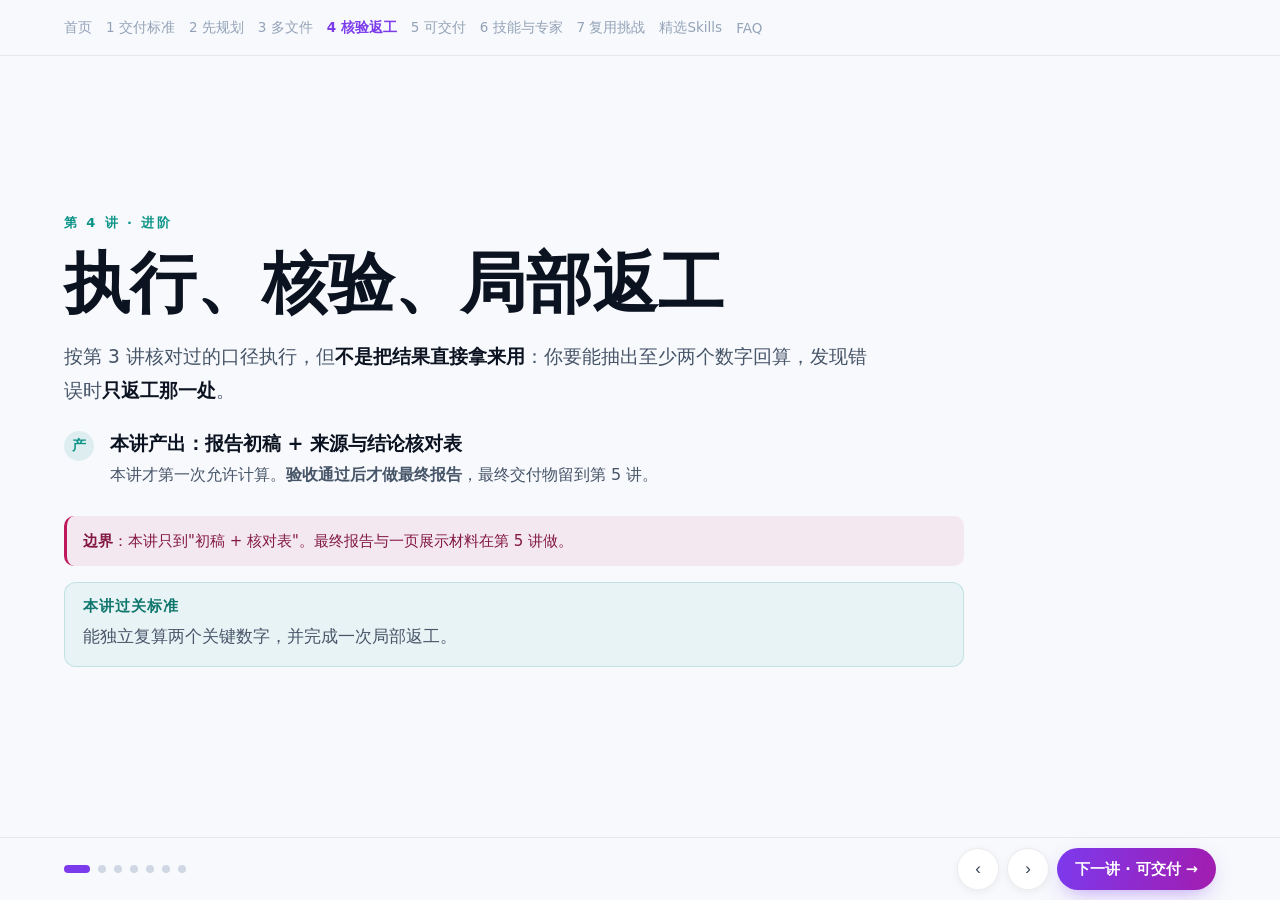
<file: lesson4.html>
<!DOCTYPE html>
<html lang="zh-CN">
<head>
<meta charset="UTF-8">
<meta name="viewport" content="width=device-width, initial-scale=1.0">
<title>第4讲 · 执行、核验、局部返工 | WorkBuddy 进阶课</title>
<style>
  :root{
    --teal:#0d9488; --violet:#7c3aed; --amber:#d97706;
    --ink:#0b1220; --body:#475569; --muted:#94a3b8;
    --line:rgba(15,23,42,.075);
    --shadow:0 10px 30px -12px rgba(15,23,42,.16), 0 2px 8px -3px rgba(15,23,42,.07);
    --pad-x:clamp(20px, 5vw, 104px);
    --navh:56px;
  }
  *,*::before,*::after{ box-sizing:border-box; }
  html,body{ margin:0; }
  body{ font-family:system-ui,-apple-system,"Segoe UI","Microsoft YaHei","PingFang SC",sans-serif;
    color:var(--ink); background:#f7f9fc; -webkit-text-size-adjust:100%; }

  /* 桌面：一屏一页，每页自己滚 */
  .deck{ position:fixed; inset:0; overflow:hidden; }
  .slide{ position:absolute; inset:0; display:block; overflow-y:auto; overflow-x:hidden;
    scrollbar-width:thin; scrollbar-color:#cfd8e3 transparent;
    opacity:0; visibility:hidden; transform:translateY(12px);
    transition:opacity .4s cubic-bezier(.22,.85,.28,1), transform .4s cubic-bezier(.22,.85,.28,1), visibility .4s; }
  .slide::-webkit-scrollbar{ width:8px; }
  .slide::-webkit-scrollbar-thumb{ background:#cfd8e3; border-radius:4px; }
  .slide.active{ opacity:1; visibility:visible; transform:none; }
  .slide.out{ transform:translateY(-12px); }
  .inner{ min-height:100%; display:flex; flex-direction:column; justify-content:center;
    padding:calc(var(--navh) + 28px) var(--pad-x) 104px; }
  .slide.breath .inner{ align-items:center; text-align:center; }

  /* 窄屏：连续长页 */
  @media (max-width:820px){
    .deck{ position:static; overflow:visible; }
    .slide{ position:static; inset:auto; opacity:1; visibility:visible; transform:none;
      overflow:visible; border-top:1px solid var(--line); scroll-margin-top:var(--navh); }
    .slide:first-child{ border-top:none; }
    .inner{ min-height:0; padding:26px 20px 30px; }
    .slide:first-child .inner{ padding-top:calc(var(--navh) + 20px); }
    .slide:last-child{ margin-bottom:72px; }
  }

  .eyebrow{ font-size:13px; font-weight:800; letter-spacing:2.4px; color:var(--teal); margin-bottom:14px; }
  h1{ font-size:clamp(30px,5.4vw,66px); line-height:1.16; font-weight:800; margin:0 0 18px; }
  h2{ font-size:clamp(24px,3.4vw,44px); line-height:1.22; font-weight:780; margin:0 0 16px; }
  h3{ font-size:clamp(16px,1.5vw,19px); font-weight:750; margin:0 0 8px; }
  .lead{ font-size:clamp(15px,1.45vw,19px); line-height:1.85; color:var(--body); max-width:820px; margin:0 0 22px; }
  .lead strong{ color:var(--ink); }
  .big{ font-size:clamp(26px,4.2vw,46px); line-height:1.5; font-weight:780; max-width:840px; }
  .rule{ width:64px; height:3px; margin:30px auto 0; border-radius:2px; background:linear-gradient(90deg,#a21caf,#be185d); }
  p{ margin:0 0 12px; }
  code{ background:#f1f5f9; padding:1px 5px; border-radius:4px; font-size:.94em; }

  .card{ background:#fff; border:1px solid var(--line); border-radius:14px;
    padding:clamp(16px,1.7vw,24px) clamp(16px,1.9vw,26px); box-shadow:var(--shadow); }
  .grid2{ display:grid; grid-template-columns:repeat(auto-fit,minmax(240px,1fr)); gap:14px; max-width:900px; }
  .steps{ list-style:none; margin:0; padding:0; max-width:900px; }
  .steps > li{ position:relative; padding-left:46px; margin:0 0 16px; }
  .steps > li::before{ content:attr(data-n); position:absolute; left:0; top:0; width:30px; height:30px;
    border-radius:50%; background:rgba(13,148,136,.1); color:var(--teal); font-size:14px; font-weight:800;
    display:flex; align-items:center; justify-content:center; }
  .steps .st{ font-size:clamp(16px,1.5vw,19px); font-weight:770; margin-bottom:4px; }
  .steps .sd{ font-size:clamp(14px,1.3vw,16px); line-height:1.8; color:var(--body); }

  .cmd{ position:relative; margin:8px 0 0; padding:30px 14px 12px; border-radius:10px; background:#f4f8ff;
    border:1px solid rgba(124,58,237,.16); border-left:3px solid var(--violet); max-width:900px; }
  .cmd::before{ content:"可复制指令"; position:absolute; top:9px; left:14px; font-size:11.5px;
    font-weight:800; letter-spacing:1.6px; color:var(--violet); }
  .cmd .cmdtxt{ font-size:clamp(13.5px,1.25vw,15px); line-height:1.8; color:#334155; white-space:pre-wrap; }
  .copybtn{ position:absolute; top:7px; right:10px; min-height:26px; padding:0 12px; border:none;
    border-radius:13px; background:linear-gradient(100deg,#0d9488,#14b8a6); color:#fff; font-size:12.5px;
    font-weight:750; font-family:inherit; cursor:pointer; box-shadow:0 5px 14px -6px rgba(13,148,136,.7); transition:.22s; }
  .copybtn:hover{ transform:translateY(-1px); }
  .copybtn.done{ background:linear-gradient(100deg,#7c3aed,#a21caf); }

  .tip{ margin:10px 0 0; padding:12px 16px; border-radius:10px; background:rgba(217,119,6,.08);
    border-left:3px solid var(--amber); font-size:clamp(13.5px,1.25vw,15px); line-height:1.75; color:#78350f; max-width:900px; }
  .tip.warn{ background:rgba(190,24,93,.07); border-left-color:#be185d; color:#831843; }
  .table{ width:100%; border-collapse:collapse; background:#fff; border-radius:12px; overflow:hidden;
    box-shadow:var(--shadow); font-size:clamp(13.5px,1.25vw,15.5px); max-width:900px; }
  /* 窄屏表格兜底：超宽时在容器内横向滚动，绝不撑破页面 */
  .tscroll{ max-width:100%; overflow-x:auto; -webkit-overflow-scrolling:touch; border-radius:12px; }
  .tscroll > .table{ max-width:100%; }
  .table th,.table td{ padding:11px 14px; text-align:left; border-bottom:1px solid var(--line); vertical-align:top; line-height:1.65; }
  .table th{ background:#f8fafc; font-weight:750; white-space:nowrap; }
  .table tr:last-child td{ border-bottom:none; }
  .bad{ color:#b91c1c; }
  .note{ font-size:14px; color:var(--muted); margin-top:12px; }

  details.ans{ margin-top:14px; background:#fff; border:1px solid var(--line); border-radius:12px;
    box-shadow:var(--shadow); overflow:hidden; max-width:900px; }
  details.ans > summary{ cursor:pointer; list-style:none; padding:14px 18px; font-weight:750; font-size:15px;
    color:var(--violet); display:flex; align-items:center; gap:8px; }
  details.ans > summary::-webkit-details-marker{ display:none; }
  details.ans > summary::before{ content:"\25B8"; transition:.2s; }
  details.ans[open] > summary::before{ transform:rotate(90deg); }
  details.ans .body{ padding:0 18px 18px; font-size:clamp(13.5px,1.25vw,15.5px); line-height:1.85; color:var(--body); }
  details.ans ol{ padding-left:20px; }

  .dl{ display:flex; flex-wrap:wrap; gap:12px; margin-top:16px; }
  .dl a{ display:inline-flex; align-items:center; gap:8px; min-height:44px; padding:0 18px; border-radius:22px;
    border:1px solid rgba(13,148,136,.22); background:#fff; color:var(--teal); font-size:14.5px; font-weight:700;
    text-decoration:none; box-shadow:0 6px 16px -10px rgba(13,148,136,.5); }
  .dl a:hover{ background:rgba(13,148,136,.06); }

  .topnav{ position:fixed; top:0; left:0; right:0; z-index:50; display:flex; align-items:center; gap:14px;
    height:var(--navh); padding:0 var(--pad-x); background:rgba(247,249,252,.94); backdrop-filter:blur(10px);
    border-bottom:1px solid var(--line); overflow-x:auto; scrollbar-width:none; }
  .topnav::-webkit-scrollbar{ display:none; }
  .topnav a{ color:var(--muted); text-decoration:none; font-size:13.5px; white-space:nowrap; }
  .topnav a:hover,.topnav a.on{ color:var(--violet); font-weight:750; }

  .footer{ position:fixed; bottom:0; left:0; right:0; z-index:50; display:flex; align-items:center;
    justify-content:space-between; gap:10px; padding:10px var(--pad-x) calc(10px + env(safe-area-inset-bottom));
    background:rgba(247,249,252,.95); backdrop-filter:blur(10px); border-top:1px solid var(--line); }
  .dots{ display:flex; gap:8px; flex:0 0 auto; }
  .dot{ width:8px; height:8px; border-radius:50%; background:#cfd8e3; cursor:pointer; transition:.35s; border:none; padding:0; }
  .dot.active{ width:26px; border-radius:5px; background:var(--violet); }
  .ctrl{ display:flex; gap:8px; align-items:center; flex:0 0 auto; }
  .ctrl button{ width:42px; height:42px; border-radius:50%; border:1px solid var(--line); background:#fff;
    color:#334155; font-size:17px; cursor:pointer; box-shadow:0 2px 8px rgba(15,23,42,.06); }
  .ctrl button:hover{ background:var(--violet); color:#fff; border-color:var(--violet); }
  .nextlink{ display:inline-flex; align-items:center; min-height:42px; padding:0 18px; border-radius:21px;
    background:linear-gradient(100deg,#7c3aed,#a21caf); color:#fff; font-size:14.5px; font-weight:750;
    text-decoration:none; box-shadow:0 8px 22px -8px rgba(124,58,237,.55); white-space:nowrap; }
  .nextlink .short{ display:none; }

  @media (max-width:900px){
    .footer{ padding:7px 14px calc(7px + env(safe-area-inset-bottom)); gap:8px; }
    .dots{ gap:6px; }
    .dot{ width:6px; height:6px; }
    .dot.active{ width:18px; }
    .ctrl{ gap:6px; }
    .ctrl button{ width:36px; height:36px; font-size:16px; }
    .nextlink{ min-height:36px; padding:0 13px; font-size:13px; }
    .nextlink .long{ display:none; }
    .nextlink .short{ display:inline; }
  }
  /* 窄屏：表头允许换行，避免 nowrap 把表格撑到超出屏幕 */
  @media (max-width:820px){
    .table th{ white-space:normal; }
    .table th,.table td{ padding:10px 11px; }
  }

  /* ================= v2.1 学习效率：徽章 / 过关标准 / 过关确认 / 轻链 / 阶段卡 ================= */
  .badge{ display:inline-flex; align-items:center; align-self:flex-start;
    font-size:12px; font-weight:800; letter-spacing:1.2px; padding:4px 12px; border-radius:999px;
    margin-bottom:14px; border:1px solid currentColor; }
  .badge.must{ color:#0f766e; background:rgba(13,148,136,.09); }
  .badge.hold{ color:#9a3412; background:rgba(217,119,6,.10); }
  .badge.after{ color:#6d28d9; background:rgba(124,58,237,.09); }
  .slide.breath .badge{ align-self:center; }

  .gate-standard{ margin-top:16px; padding:14px 18px; border-radius:12px; max-width:900px;
    background:rgba(13,148,136,.06); border:1px solid rgba(13,148,136,.18); }
  .gate-standard h3{ margin:0 0 6px; font-size:15px; letter-spacing:1px; color:#0f766e; }
  .gate-standard p{ margin:0; font-size:clamp(14px,1.35vw,17px); line-height:1.75; color:var(--body); }

  .passgate{ margin-top:22px; width:100%; max-width:720px; align-self:center;
    text-align:left; background:#fff; border:1px solid var(--line); border-radius:14px;
    box-shadow:var(--shadow); padding:16px 20px; }
  .passgate h3{ margin:0 0 8px; }
  .passgate.final{ margin-top:16px; border-color:rgba(124,58,237,.22); }
  .vet{ display:flex; align-items:flex-start; gap:10px; padding:7px 0; cursor:pointer;
    font-size:15px; line-height:1.6; }
  .vet input{ width:18px; height:18px; margin:2px 0 0; flex:0 0 auto; accent-color:var(--teal); cursor:pointer; }
  .vet.checked{ color:var(--muted); }
  .passgate .next{ margin:12px 0 0; font-weight:750; color:var(--violet); }

  .dl-light{ margin:14px 0 0; font-size:14px; }
  .dl-light a{ color:var(--muted); text-decoration:none; border-bottom:1px dashed rgba(15,23,42,.18); }
  .dl-light a:hover{ color:var(--teal); border-bottom-color:var(--teal); }

  .stage{ display:grid; gap:12px; margin-top:16px; max-width:980px; }
  .stage .card{ display:grid; grid-template-columns:auto 1fr; gap:14px; align-items:start; }
  .stage .num{ width:34px; height:34px; border-radius:50%; background:rgba(124,58,237,.1);
    color:var(--violet); font-weight:800; display:flex; align-items:center; justify-content:center; font-size:14px; }
  .stage .card h3{ margin:0 0 4px; }
  .stage .mini{ list-style:none; margin:0; padding:0; }
  .stage .mini li{ font-size:14.5px; line-height:1.8; color:var(--body); }
  .stage .res{ margin:8px 0 0; font-size:13.5px; color:var(--muted); }

  .minitag{ margin-left:auto; font-size:11.5px; font-weight:800; color:var(--violet);
    background:rgba(124,58,237,.09); border-radius:999px; padding:2px 9px; white-space:nowrap; }

  /* 第 7 讲末页：两块清单容器（手机纵向，桌面并排） */
  .endgrid{ display:grid; gap:14px; width:100%; max-width:1080px; align-self:center; margin-top:12px; }
  .endgrid .passgate{ margin-top:0; max-width:none; padding:14px 18px; }
  .endgrid .passgate h3{ font-size:16px; margin-bottom:6px; }
  .endgrid .vet{ font-size:14.5px; padding:3px 0; }
  .endgrid .passgate .next{ margin-top:10px; }

  /* 宽屏：首页三阶段横向三列，一眼看到全貌 */
  @media (min-width:900px){
    .stage{ grid-template-columns:repeat(3, minmax(0,1fr)); max-width:none; gap:14px; }
    .stage .card{ grid-template-columns:auto 1fr; gap:11px; padding:14px 16px; }
    .stage .num{ width:28px; height:28px; font-size:13px; }
    .stage .card h3{ font-size:16px; margin-bottom:6px; }
    .stage .mini li{ font-size:13.5px; line-height:1.7; }
    .stage .res{ font-size:12.5px; margin-top:8px; }
    .endgrid{ grid-template-columns:repeat(2, minmax(0,1fr)); align-items:start; }
  }
</style>
</head>
<body>

<div class="topnav">
  <a href="index.html" data-p="index">首页</a>
  <a href="lesson1.html" data-p="lesson1">1 交付标准</a>
  <a href="lesson2.html" data-p="lesson2">2 先规划</a>
  <a href="lesson3.html" data-p="lesson3">3 多文件</a>
  <a href="lesson4.html" data-p="lesson4" class="on">4 核验返工</a>
  <a href="lesson5.html" data-p="lesson5">5 可交付</a>
  <a href="lesson6.html" data-p="lesson6">6 技能与专家</a>
  <a href="lesson7.html" data-p="lesson7">7 复用挑战</a>
  <a href="skills.html" data-p="skills">精选Skills</a>
  <a href="faq.html" data-p="faq">FAQ</a>
</div>

<div class="deck" id="deck">
  <section class="slide active">
    <div class="inner">
<div class="eyebrow">第 4 讲 · 进阶</div>
      <h1>执行、核验、局部返工</h1>
      <p class="lead">按第 3 讲核对过的口径执行，但<strong>不是把结果直接拿来用</strong>：你要能抽出至少两个数字回算，发现错误时<strong>只返工那一处</strong>。</p>
      <ul class="steps">
        <li data-n="产"><div class="st">本讲产出：报告初稿 + 来源与结论核对表</div>
          <div class="sd">本讲才第一次允许计算。<b>验收通过后才做最终报告</b>，最终交付物留到第 5 讲。</div></li>
      </ul>
      <div class="tip warn"><b>边界</b>：本讲只到"初稿 + 核对表"。最终报告与一页展示材料在第 5 讲做。</div>
      <div class="gate-standard"><h3>本讲过关标准</h3><p>能独立复算两个关键数字，并完成一次局部返工。</p></div>
    </div>
  </section>
<section class="slide">
    <div class="inner">
<div class="eyebrow">准备材料</div>
      <h2>带上你上一讲的产物</h2>
      <table class="table">
        <thead><tr><th>材料</th><th>说明</th></tr></thead>
        <tbody>
          <tr><td>第 3 讲的 <code>口径确认.md</code></td><td>六条口径 + 资料缺口清单</td></tr>
          <tr><td>四份练习文件</td><td>项目说明 + 三份 CSV</td></tr>
        </tbody>
      </table>
      <p class="dl-light">还没有主线练习包？<a href="练习包_城市阅读节.zip" download>下载城市阅读节</a></p>
    </div>
  </section>
<section class="slide">
    <div class="inner">
<div class="badge must">必须完成</div>
<div class="eyebrow">照着做</div>
      <h2>五步：执行 → 抽数回算 → 算清分歧 → 局部返工 → 补来源</h2>
      <ol class="steps">
        <li data-n="1"><div class="st">分阶段执行，先检查后计算</div>
          <div class="cmd"><button class="copybtn" onclick="copyEl(this)">复制</button>
            <div class="cmdtxt">按《项目说明.md》§5 已经定好的口径分析练习数据。先检查重复记录、缺失评分和无法关联的场次，把这些问题单列；每个数字结论标明计算口径和来源文件。生成初稿后，先给我一张核对表。核对通过之前，不要制作最终报告。</div></div></li>

        <li data-n="2"><div class="st">自己抽两个数字回算（本讲最重要的动作）</div>
          <table class="table" style="margin-top:8px">
            <thead><tr><th>抽哪个</th><th>怎么手算</th></tr></thead>
            <tbody>
              <tr><td>有效报名</td><td>报名总行数 − 无法关联 − 重复提交 − 已取消</td></tr>
              <tr><td>总平均分</td><td>只把填了评分的挑出来，先求和，再除以条数</td></tr>
            </tbody>
          </table></li>

        <li data-n="3"><div class="st">口径有分歧的，在本讲算清楚差多少</div>
          <div class="cmd"><button class="copybtn" onclick="copyEl(this)">复制</button>
            <div class="cmdtxt">这两条口径的结果差多少？请按【口径 A】和【口径 B】各算一次，把两个结果并列给我，并说明各自的依据。</div></div></li>

        <li data-n="4"><div class="st">对不上就局部返工，不要让它重做全部</div>
          <div class="cmd"><button class="copybtn" onclick="copyEl(this)">复制</button>
            <div class="cmdtxt">第【N】个数字不对。我按【口径】算出来是【你的结果】，你按【你理解的口径】算的是【它的结果】。请只重算这一项并说明口径，其他部分不要动。</div></div>
          <div class="tip">官方在对话区提供了<b>停止入口</b>：任务执行中输入框区域会显示停止入口，可随时中断，中断后可在同一任务里继续追问 —— 这就是"局部返工"该用的方式，不要重开任务。</div></li>

        <li data-n="5"><div class="st">核对表每条都要有四列</div>
          <div class="sd">数字 / 结果 / 口径 / 来源（文件 + <b>纳入及排除的记录编号</b>）。核对通过即本讲结束。</div></li>
      </ol>
    </div>
  </section>
<section class="slide">
    <div class="inner">
<div class="eyebrow">中途检查</div>
      <h2>五条，一条都不能放</h2>
      <ol class="steps">
        <li data-n="1"><div class="st">每个数字都有来源</div><div class="sd">缺来源 = 不接受。</div></li>
        <li data-n="2"><div class="st">数据问题单列</div><div class="sd">没有混进结论段。</div></li>
        <li data-n="3"><div class="st">你至少复算出 2 个数字</div><div class="sd">没复算 = 没核验。</div></li>
        <li data-n="4"><div class="st">反复同一个错误 → 用"局部返工"指令</div><div class="sd">不要重开任务，不要让 AI 重做全部。</div></li>
        <li data-n="5"><div class="st">本讲不产出最终报告</div><div class="sd">初稿 + 核对表通过后，才进第 5 讲做最终交付物。</div></li>
      </ol>
      <div class="tip warn">三类记录的处理要在报告里看得见：①须剔除的已剔除；②缺评分的只剔出均分、<b>文字保留</b>；③须解释的被解释。</div>
    </div>
  </section>
<section class="slide">
    <div class="inner">
<div class="badge after">做完再看</div>
<div class="eyebrow">预期结果</div>
      <h2>核对表长什么样</h2>
      <p class="lead" style="margin-bottom:8px">核对表应有 4 列：数字 / 结果 / 口径 / 来源（文件 + 纳入及排除的记录编号）。
        初稿应含四块：报名与到场、各场次明细、观众评价、问题与建议。<b>本讲交付到此为止</b>。</p>
      <details class="ans">
        <summary>展开对照答案（做完再看）</summary>
        <div class="body">
          <table class="table">
            <thead><tr><th>数字</th><th>结果</th><th>口径</th></tr></thead>
            <tbody>
              <tr><td>有效报名</td><td>27 条（27 人次）</td><td>可关联 ∩ 非重复 ∩ 非取消</td></tr>
              <tr><td>实际到场</td><td>21 条</td><td>有效报名中已签到</td></tr>
              <tr><td>到场率</td><td>77.8%</td><td>21 ÷ 27</td></tr>
              <tr><td>有效评分</td><td>18 条</td><td>可关联且评分非空</td></tr>
              <tr><td>总平均分</td><td>4.17</td><td>75 ÷ 18</td></tr>
              <tr><td>报名名额填充率</td><td>58.7%</td><td>27 ÷ 46（不等于实际座位使用数）</td></tr>
            </tbody>
          </table>
          <p style="margin:12px 0 0">各场次平均评分降序：<b>S06 5.00（仅 2 条）</b> → S02 / S03 4.33 → S01 / S04 4.00 → S05 3.67。</p>
        </div>
      </details>
    </div>
  </section>
<section class="slide">
    <div class="inner">
<div class="badge hold">卡住再看</div>
<div class="eyebrow">常见失败</div>
      <h2>四类错误，配好纠正指令</h2>
      <table class="table">
        <thead><tr><th>现象</th><th>原因</th><th>可复制的纠正指令</th></tr></thead>
        <tbody>
          <tr><td>到场率算错</td><td>分母用了报名总行数，没剔除无效与取消</td><td>到场率的分母是"有效报名记录数"：报名总行数减去无法关联、重复提交、已取消。请按这个口径重算到场率，其他数字不动。</td></tr>
          <tr><td>平均分被拉低</td><td>把评分缺失当 0 分</td><td>评分缺失的那条不计入平均分，但<b>它的文字反馈要保留</b>并单独说明。请重算平均分，并列出你用了多少条评分。</td></tr>
          <tr><td>数字对但来源对不上</td><td>没做追溯</td><td>请给核对表每个数字补上"纳入及排除的记录编号"，没有编号的数字不算通过。</td></tr>
          <tr><td>报告只有结论没有口径</td><td>结果导向</td><td>每个结论后面补口径和来源文件，再发一次。</td></tr>
        </tbody>
      </table>

      <div class="eyebrow" style="margin-top:26px">独立练习</div>
      <h3>只改一个条件</h3>
      <p class="lead" style="margin-bottom:8px">在练习包的<b>副本</b>里，把 <code>反馈记录.csv</code> 中 <code>F018</code> 的评分从 <code>5</code> 改成 <code>1</code>，其余不变。
        重算总平均分，并说明各场次排名发生了什么变化。</p>
      <details class="ans">
        <summary>展开参考答案（已用脚本核算）</summary>
        <div class="body">
          <table class="table">
            <thead><tr><th>指标</th><th>原值</th><th>改后</th></tr></thead>
            <tbody>
              <tr><td>有效评分数</td><td>18 条</td><td>18 条（不变）</td></tr>
              <tr><td>总平均分</td><td>4.17</td><td><b>3.94</b>（71 ÷ 18）</td></tr>
              <tr><td>该场次（S06）平均分</td><td>5.00</td><td><b>3.00</b>（(1+5)÷2）</td></tr>
              <tr><td>最强场次</td><td>S06</td><td><b>S02 与 S03 并列 4.33</b></td></tr>
              <tr><td>最弱场次</td><td>S05 3.67</td><td><b>S06 3.00</b></td></tr>
            </tbody>
          </table>
          <p style="margin:12px 0 0"><b>要说出的一句话</b>：一条极端评分足以让排名翻盘，所以<b>样本量只有 2 条的场次（S06）不能只看平均分就下结论</b>。</p>
        </div>
      </details>
      <p class="dl-light">更多卡点 <a href="faq.html">→ FAQ</a></p>
    </div>
  </section>
<section class="slide breath">
    <div class="inner">
<div class="big">数字不是拿来看的，<br>是拿来复算的</div><div class="rule"></div>
      <div class="passgate">
        <h3>本讲过关确认</h3>
        <label class="vet"><input type="checkbox"> 至少两个关键数字是我自己复算过的</label>
        <label class="vet"><input type="checkbox"> 核对表每条都有四列，来源含"纳入及排除的记录编号"</label>
        <label class="vet"><input type="checkbox"> 至少完成一次局部返工（只重算出错那一项）</label>
        <p class="next">全部完成 → 进入第 5 讲</p>
      </div>
    </div>
  </section>
</div>

<div class="footer">
  <div class="dots" id="dots"></div>
  <div class="ctrl">
    <button onclick="go(-1)" aria-label="上一页">&#8249;</button>
    <button onclick="go(1)" aria-label="下一页">&#8250;</button>
<a class="nextlink" href="lesson5.html"><span class="long">下一讲 · 可交付 &#8594;</span><span class="short">可交付 →</span></a>
  </div>
</div>

<script>
const slides=[...document.querySelectorAll('.slide')];
const dotsBox=document.getElementById('dots');
const mq=window.matchMedia('(max-width:820px)');
let cur=0;
const isMobile=()=>mq.matches;
const canScroll=el=>el.scrollHeight > el.clientHeight + 2;

slides.forEach((_,i)=>{ const d=document.createElement('button'); d.className='dot'+(i===0?' active':'');
  d.setAttribute('aria-label','第'+(i+1)+'页'); d.onclick=()=>show(i); dotsBox.appendChild(d); });
const dots=[...dotsBox.children];

function show(i){
  cur=i;
  slides.forEach((s,k)=>{ s.classList.remove('out'); s.classList.toggle('active',k===i); if(k<i) s.classList.add('out'); });
  dots.forEach((d,k)=>d.classList.toggle('active',k===i));
  if(isMobile()){ slides[i].scrollIntoView({behavior:'smooth', block:'start'}); }
  else { slides.forEach((s,k)=>{ if(k===i) s.scrollTop=0; }); }
}
function go(n){ let t=cur+n; if(t<0)t=0; if(t>=slides.length)t=slides.length-1; show(t); }

document.addEventListener('keydown',e=>{
  const t=e.target||{};
  if(t.tagName==='BUTTON'||t.tagName==='INPUT'||t.tagName==='TEXTAREA'||t.tagName==='A'||t.tagName==='SUMMARY') return;
  const key=e.key;
  if(key==='ArrowRight'||key==='ArrowLeft'){ e.preventDefault(); go(key==='ArrowRight'?1:-1); return; }
  if(key===' '||key==='PageDown'||key==='PageUp'){
    if(isMobile()) return;
    e.preventDefault();
    const s=slides[cur], down=(key!=='PageUp');
    const atEnd=s.scrollTop+s.clientHeight>=s.scrollHeight-2, atStart=s.scrollTop<=2;
    if(down && canScroll(s) && !atEnd){ s.scrollBy({top:s.clientHeight*0.86, behavior:'smooth'}); return; }
    if(!down && canScroll(s) && !atStart){ s.scrollBy({top:-s.clientHeight*0.86, behavior:'smooth'}); return; }
    go(down?1:-1);
  }
});

function copyText(txt,btn){
  const done=()=>{ const old=btn.dataset.label||btn.textContent; btn.dataset.label=old;
    btn.textContent='已复制 ✓'; btn.classList.add('done'); clearTimeout(btn._t);
    btn._t=setTimeout(()=>{ btn.textContent=old; btn.classList.remove('done'); },1800); };
  const fallback=()=>{
    const ta=document.createElement('textarea'); ta.value=txt; ta.setAttribute('readonly','');
    ta.style.position='fixed'; ta.style.top='-1000px'; document.body.appendChild(ta);
    ta.select(); ta.setSelectionRange(0,txt.length);
    let ok=false; try{ ok=document.execCommand('copy'); }catch(err){}
    document.body.removeChild(ta);
    if(ok) done(); else alert('复制失败，请手动选中这段文字复制');
  };
  if(navigator.clipboard && window.isSecureContext) navigator.clipboard.writeText(txt).then(done).catch(fallback);
  else fallback();
}
function dedent(s){
  const lines=String(s).replace(/\r/g,'').split('\n');
  const ind=lines.filter(l=>l.trim()).map(l=>l.match(/^[ \t]*/)[0].length);
  const min=ind.length?Math.min(...ind):0;
  return lines.map(l=>l.slice(min)).join('\n').replace(/[ \t]+$/gm,'').trim();
}
function copyEl(btn){
  const box=btn.closest('.cmd')||btn.closest('.copywrap');
  const el=box&&box.querySelector('.cmdtxt, .copytxt');
  // 用 textContent（不受可见性影响），再去掉源码缩进 —— 保证复制的换行结构稳定
  if(el) copyText(dedent(el.textContent||''), btn);
}
// 窄屏兜底：给所有表格套一个横向滚动容器 —— 表格再宽也在容器内滚动，不撑破页面
document.querySelectorAll('.table').forEach(t=>{
  if(t.parentElement && t.parentElement.classList.contains('tscroll')) return;
  const w=document.createElement('div'); w.className='tscroll';
  t.parentNode.insertBefore(w,t); w.appendChild(t);
});
// v2.1：折叠答案的「做完再看」小字（已有该字样的跳过，避免重复）
document.querySelectorAll('details.ans > summary').forEach(s=>{
  if(s.textContent.indexOf('做完再看')>=0) return;
  const t=document.createElement('span'); t.className='minitag'; t.textContent='做完再看';
  s.appendChild(t);
});
// v2.1：本讲过关确认 —— 可点击勾选、有视觉反馈、不存储（刷新即复原）
document.querySelectorAll('.vet').forEach(l=>{
  const cb=l.querySelector('input[type=checkbox]'); if(!cb) return;
  const sync=()=>l.classList.toggle('checked', cb.checked);
  cb.addEventListener('change', sync); sync();
});
show(0);
</script>
</body>
</html>
</file>
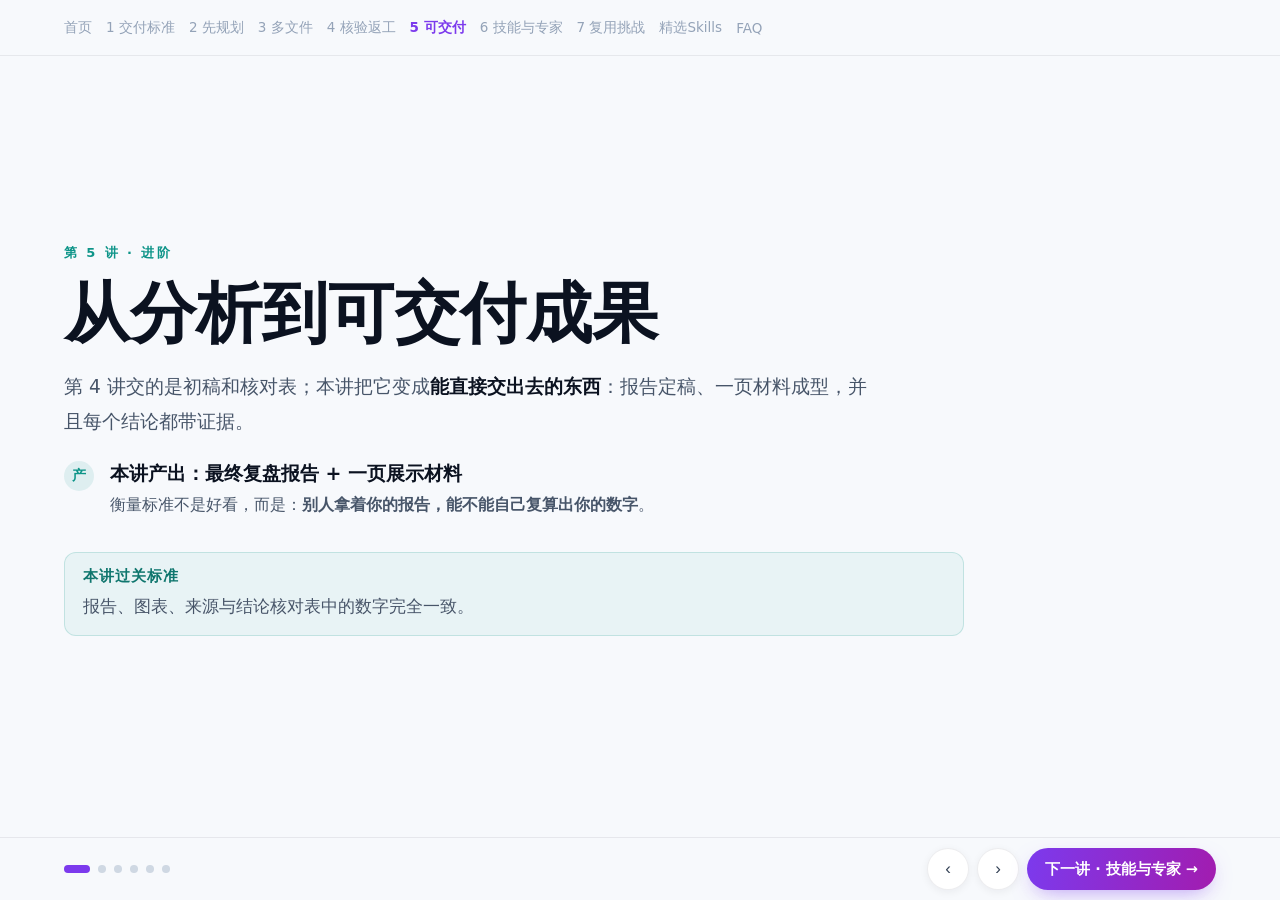
<file: lesson5.html>
<!DOCTYPE html>
<html lang="zh-CN">
<head>
<meta charset="UTF-8">
<meta name="viewport" content="width=device-width, initial-scale=1.0">
<title>第5讲 · 从分析到可交付成果 | WorkBuddy 进阶课</title>
<style>
  :root{
    --teal:#0d9488; --violet:#7c3aed; --amber:#d97706;
    --ink:#0b1220; --body:#475569; --muted:#94a3b8;
    --line:rgba(15,23,42,.075);
    --shadow:0 10px 30px -12px rgba(15,23,42,.16), 0 2px 8px -3px rgba(15,23,42,.07);
    --pad-x:clamp(20px, 5vw, 104px);
    --navh:56px;
  }
  *,*::before,*::after{ box-sizing:border-box; }
  html,body{ margin:0; }
  body{ font-family:system-ui,-apple-system,"Segoe UI","Microsoft YaHei","PingFang SC",sans-serif;
    color:var(--ink); background:#f7f9fc; -webkit-text-size-adjust:100%; }

  /* 桌面：一屏一页，每页自己滚 */
  .deck{ position:fixed; inset:0; overflow:hidden; }
  .slide{ position:absolute; inset:0; display:block; overflow-y:auto; overflow-x:hidden;
    scrollbar-width:thin; scrollbar-color:#cfd8e3 transparent;
    opacity:0; visibility:hidden; transform:translateY(12px);
    transition:opacity .4s cubic-bezier(.22,.85,.28,1), transform .4s cubic-bezier(.22,.85,.28,1), visibility .4s; }
  .slide::-webkit-scrollbar{ width:8px; }
  .slide::-webkit-scrollbar-thumb{ background:#cfd8e3; border-radius:4px; }
  .slide.active{ opacity:1; visibility:visible; transform:none; }
  .slide.out{ transform:translateY(-12px); }
  .inner{ min-height:100%; display:flex; flex-direction:column; justify-content:center;
    padding:calc(var(--navh) + 28px) var(--pad-x) 104px; }
  .slide.breath .inner{ align-items:center; text-align:center; }

  /* 窄屏：连续长页 */
  @media (max-width:820px){
    .deck{ position:static; overflow:visible; }
    .slide{ position:static; inset:auto; opacity:1; visibility:visible; transform:none;
      overflow:visible; border-top:1px solid var(--line); scroll-margin-top:var(--navh); }
    .slide:first-child{ border-top:none; }
    .inner{ min-height:0; padding:26px 20px 30px; }
    .slide:first-child .inner{ padding-top:calc(var(--navh) + 20px); }
    .slide:last-child{ margin-bottom:72px; }
  }

  .eyebrow{ font-size:13px; font-weight:800; letter-spacing:2.4px; color:var(--teal); margin-bottom:14px; }
  h1{ font-size:clamp(30px,5.4vw,66px); line-height:1.16; font-weight:800; margin:0 0 18px; }
  h2{ font-size:clamp(24px,3.4vw,44px); line-height:1.22; font-weight:780; margin:0 0 16px; }
  h3{ font-size:clamp(16px,1.5vw,19px); font-weight:750; margin:0 0 8px; }
  .lead{ font-size:clamp(15px,1.45vw,19px); line-height:1.85; color:var(--body); max-width:820px; margin:0 0 22px; }
  .lead strong{ color:var(--ink); }
  .big{ font-size:clamp(26px,4.2vw,46px); line-height:1.5; font-weight:780; max-width:840px; }
  .rule{ width:64px; height:3px; margin:30px auto 0; border-radius:2px; background:linear-gradient(90deg,#a21caf,#be185d); }
  p{ margin:0 0 12px; }
  code{ background:#f1f5f9; padding:1px 5px; border-radius:4px; font-size:.94em; }

  .card{ background:#fff; border:1px solid var(--line); border-radius:14px;
    padding:clamp(16px,1.7vw,24px) clamp(16px,1.9vw,26px); box-shadow:var(--shadow); }
  .grid2{ display:grid; grid-template-columns:repeat(auto-fit,minmax(240px,1fr)); gap:14px; max-width:900px; }
  .steps{ list-style:none; margin:0; padding:0; max-width:900px; }
  .steps > li{ position:relative; padding-left:46px; margin:0 0 16px; }
  .steps > li::before{ content:attr(data-n); position:absolute; left:0; top:0; width:30px; height:30px;
    border-radius:50%; background:rgba(13,148,136,.1); color:var(--teal); font-size:14px; font-weight:800;
    display:flex; align-items:center; justify-content:center; }
  .steps .st{ font-size:clamp(16px,1.5vw,19px); font-weight:770; margin-bottom:4px; }
  .steps .sd{ font-size:clamp(14px,1.3vw,16px); line-height:1.8; color:var(--body); }

  .cmd{ position:relative; margin:8px 0 0; padding:30px 14px 12px; border-radius:10px; background:#f4f8ff;
    border:1px solid rgba(124,58,237,.16); border-left:3px solid var(--violet); max-width:900px; }
  .cmd::before{ content:"可复制指令"; position:absolute; top:9px; left:14px; font-size:11.5px;
    font-weight:800; letter-spacing:1.6px; color:var(--violet); }
  .cmd .cmdtxt{ font-size:clamp(13.5px,1.25vw,15px); line-height:1.8; color:#334155; white-space:pre-wrap; }
  .copybtn{ position:absolute; top:7px; right:10px; min-height:26px; padding:0 12px; border:none;
    border-radius:13px; background:linear-gradient(100deg,#0d9488,#14b8a6); color:#fff; font-size:12.5px;
    font-weight:750; font-family:inherit; cursor:pointer; box-shadow:0 5px 14px -6px rgba(13,148,136,.7); transition:.22s; }
  .copybtn:hover{ transform:translateY(-1px); }
  .copybtn.done{ background:linear-gradient(100deg,#7c3aed,#a21caf); }

  .tip{ margin:10px 0 0; padding:12px 16px; border-radius:10px; background:rgba(217,119,6,.08);
    border-left:3px solid var(--amber); font-size:clamp(13.5px,1.25vw,15px); line-height:1.75; color:#78350f; max-width:900px; }
  .tip.warn{ background:rgba(190,24,93,.07); border-left-color:#be185d; color:#831843; }
  .table{ width:100%; border-collapse:collapse; background:#fff; border-radius:12px; overflow:hidden;
    box-shadow:var(--shadow); font-size:clamp(13.5px,1.25vw,15.5px); max-width:900px; }
  /* 窄屏表格兜底：超宽时在容器内横向滚动，绝不撑破页面 */
  .tscroll{ max-width:100%; overflow-x:auto; -webkit-overflow-scrolling:touch; border-radius:12px; }
  .tscroll > .table{ max-width:100%; }
  .table th,.table td{ padding:11px 14px; text-align:left; border-bottom:1px solid var(--line); vertical-align:top; line-height:1.65; }
  .table th{ background:#f8fafc; font-weight:750; white-space:nowrap; }
  .table tr:last-child td{ border-bottom:none; }
  .bad{ color:#b91c1c; }
  .note{ font-size:14px; color:var(--muted); margin-top:12px; }

  details.ans{ margin-top:14px; background:#fff; border:1px solid var(--line); border-radius:12px;
    box-shadow:var(--shadow); overflow:hidden; max-width:900px; }
  details.ans > summary{ cursor:pointer; list-style:none; padding:14px 18px; font-weight:750; font-size:15px;
    color:var(--violet); display:flex; align-items:center; gap:8px; }
  details.ans > summary::-webkit-details-marker{ display:none; }
  details.ans > summary::before{ content:"\25B8"; transition:.2s; }
  details.ans[open] > summary::before{ transform:rotate(90deg); }
  details.ans .body{ padding:0 18px 18px; font-size:clamp(13.5px,1.25vw,15.5px); line-height:1.85; color:var(--body); }
  details.ans ol{ padding-left:20px; }

  .dl{ display:flex; flex-wrap:wrap; gap:12px; margin-top:16px; }
  .dl a{ display:inline-flex; align-items:center; gap:8px; min-height:44px; padding:0 18px; border-radius:22px;
    border:1px solid rgba(13,148,136,.22); background:#fff; color:var(--teal); font-size:14.5px; font-weight:700;
    text-decoration:none; box-shadow:0 6px 16px -10px rgba(13,148,136,.5); }
  .dl a:hover{ background:rgba(13,148,136,.06); }

  .topnav{ position:fixed; top:0; left:0; right:0; z-index:50; display:flex; align-items:center; gap:14px;
    height:var(--navh); padding:0 var(--pad-x); background:rgba(247,249,252,.94); backdrop-filter:blur(10px);
    border-bottom:1px solid var(--line); overflow-x:auto; scrollbar-width:none; }
  .topnav::-webkit-scrollbar{ display:none; }
  .topnav a{ color:var(--muted); text-decoration:none; font-size:13.5px; white-space:nowrap; }
  .topnav a:hover,.topnav a.on{ color:var(--violet); font-weight:750; }

  .footer{ position:fixed; bottom:0; left:0; right:0; z-index:50; display:flex; align-items:center;
    justify-content:space-between; gap:10px; padding:10px var(--pad-x) calc(10px + env(safe-area-inset-bottom));
    background:rgba(247,249,252,.95); backdrop-filter:blur(10px); border-top:1px solid var(--line); }
  .dots{ display:flex; gap:8px; flex:0 0 auto; }
  .dot{ width:8px; height:8px; border-radius:50%; background:#cfd8e3; cursor:pointer; transition:.35s; border:none; padding:0; }
  .dot.active{ width:26px; border-radius:5px; background:var(--violet); }
  .ctrl{ display:flex; gap:8px; align-items:center; flex:0 0 auto; }
  .ctrl button{ width:42px; height:42px; border-radius:50%; border:1px solid var(--line); background:#fff;
    color:#334155; font-size:17px; cursor:pointer; box-shadow:0 2px 8px rgba(15,23,42,.06); }
  .ctrl button:hover{ background:var(--violet); color:#fff; border-color:var(--violet); }
  .nextlink{ display:inline-flex; align-items:center; min-height:42px; padding:0 18px; border-radius:21px;
    background:linear-gradient(100deg,#7c3aed,#a21caf); color:#fff; font-size:14.5px; font-weight:750;
    text-decoration:none; box-shadow:0 8px 22px -8px rgba(124,58,237,.55); white-space:nowrap; }
  .nextlink .short{ display:none; }

  @media (max-width:900px){
    .footer{ padding:7px 14px calc(7px + env(safe-area-inset-bottom)); gap:8px; }
    .dots{ gap:6px; }
    .dot{ width:6px; height:6px; }
    .dot.active{ width:18px; }
    .ctrl{ gap:6px; }
    .ctrl button{ width:36px; height:36px; font-size:16px; }
    .nextlink{ min-height:36px; padding:0 13px; font-size:13px; }
    .nextlink .long{ display:none; }
    .nextlink .short{ display:inline; }
  }
  /* 窄屏：表头允许换行，避免 nowrap 把表格撑到超出屏幕 */
  @media (max-width:820px){
    .table th{ white-space:normal; }
    .table th,.table td{ padding:10px 11px; }
  }

  /* ================= v2.1 学习效率：徽章 / 过关标准 / 过关确认 / 轻链 / 阶段卡 ================= */
  .badge{ display:inline-flex; align-items:center; align-self:flex-start;
    font-size:12px; font-weight:800; letter-spacing:1.2px; padding:4px 12px; border-radius:999px;
    margin-bottom:14px; border:1px solid currentColor; }
  .badge.must{ color:#0f766e; background:rgba(13,148,136,.09); }
  .badge.hold{ color:#9a3412; background:rgba(217,119,6,.10); }
  .badge.after{ color:#6d28d9; background:rgba(124,58,237,.09); }
  .slide.breath .badge{ align-self:center; }

  .gate-standard{ margin-top:16px; padding:14px 18px; border-radius:12px; max-width:900px;
    background:rgba(13,148,136,.06); border:1px solid rgba(13,148,136,.18); }
  .gate-standard h3{ margin:0 0 6px; font-size:15px; letter-spacing:1px; color:#0f766e; }
  .gate-standard p{ margin:0; font-size:clamp(14px,1.35vw,17px); line-height:1.75; color:var(--body); }

  .passgate{ margin-top:22px; width:100%; max-width:720px; align-self:center;
    text-align:left; background:#fff; border:1px solid var(--line); border-radius:14px;
    box-shadow:var(--shadow); padding:16px 20px; }
  .passgate h3{ margin:0 0 8px; }
  .passgate.final{ margin-top:16px; border-color:rgba(124,58,237,.22); }
  .vet{ display:flex; align-items:flex-start; gap:10px; padding:7px 0; cursor:pointer;
    font-size:15px; line-height:1.6; }
  .vet input{ width:18px; height:18px; margin:2px 0 0; flex:0 0 auto; accent-color:var(--teal); cursor:pointer; }
  .vet.checked{ color:var(--muted); }
  .passgate .next{ margin:12px 0 0; font-weight:750; color:var(--violet); }

  .dl-light{ margin:14px 0 0; font-size:14px; }
  .dl-light a{ color:var(--muted); text-decoration:none; border-bottom:1px dashed rgba(15,23,42,.18); }
  .dl-light a:hover{ color:var(--teal); border-bottom-color:var(--teal); }

  .stage{ display:grid; gap:12px; margin-top:16px; max-width:980px; }
  .stage .card{ display:grid; grid-template-columns:auto 1fr; gap:14px; align-items:start; }
  .stage .num{ width:34px; height:34px; border-radius:50%; background:rgba(124,58,237,.1);
    color:var(--violet); font-weight:800; display:flex; align-items:center; justify-content:center; font-size:14px; }
  .stage .card h3{ margin:0 0 4px; }
  .stage .mini{ list-style:none; margin:0; padding:0; }
  .stage .mini li{ font-size:14.5px; line-height:1.8; color:var(--body); }
  .stage .res{ margin:8px 0 0; font-size:13.5px; color:var(--muted); }

  .minitag{ margin-left:auto; font-size:11.5px; font-weight:800; color:var(--violet);
    background:rgba(124,58,237,.09); border-radius:999px; padding:2px 9px; white-space:nowrap; }

  /* 第 7 讲末页：两块清单容器（手机纵向，桌面并排） */
  .endgrid{ display:grid; gap:14px; width:100%; max-width:1080px; align-self:center; margin-top:12px; }
  .endgrid .passgate{ margin-top:0; max-width:none; padding:14px 18px; }
  .endgrid .passgate h3{ font-size:16px; margin-bottom:6px; }
  .endgrid .vet{ font-size:14.5px; padding:3px 0; }
  .endgrid .passgate .next{ margin-top:10px; }

  /* 宽屏：首页三阶段横向三列，一眼看到全貌 */
  @media (min-width:900px){
    .stage{ grid-template-columns:repeat(3, minmax(0,1fr)); max-width:none; gap:14px; }
    .stage .card{ grid-template-columns:auto 1fr; gap:11px; padding:14px 16px; }
    .stage .num{ width:28px; height:28px; font-size:13px; }
    .stage .card h3{ font-size:16px; margin-bottom:6px; }
    .stage .mini li{ font-size:13.5px; line-height:1.7; }
    .stage .res{ font-size:12.5px; margin-top:8px; }
    .endgrid{ grid-template-columns:repeat(2, minmax(0,1fr)); align-items:start; }
  }
</style>
</head>
<body>

<div class="topnav">
  <a href="index.html" data-p="index">首页</a>
  <a href="lesson1.html" data-p="lesson1">1 交付标准</a>
  <a href="lesson2.html" data-p="lesson2">2 先规划</a>
  <a href="lesson3.html" data-p="lesson3">3 多文件</a>
  <a href="lesson4.html" data-p="lesson4">4 核验返工</a>
  <a href="lesson5.html" data-p="lesson5" class="on">5 可交付</a>
  <a href="lesson6.html" data-p="lesson6">6 技能与专家</a>
  <a href="lesson7.html" data-p="lesson7">7 复用挑战</a>
  <a href="skills.html" data-p="skills">精选Skills</a>
  <a href="faq.html" data-p="faq">FAQ</a>
</div>

<div class="deck" id="deck">
  <section class="slide active">
    <div class="inner">
<div class="eyebrow">第 5 讲 · 进阶</div>
      <h1>从分析到可交付成果</h1>
      <p class="lead">第 4 讲交的是初稿和核对表；本讲把它变成<strong>能直接交出去的东西</strong>：报告定稿、一页材料成型，并且每个结论都带证据。</p>
      <ul class="steps">
        <li data-n="产"><div class="st">本讲产出：最终复盘报告 + 一页展示材料</div>
          <div class="sd">衡量标准不是好看，而是：<b>别人拿着你的报告，能不能自己复算出你的数字</b>。</div></li>
      </ul>
      <div class="gate-standard"><h3>本讲过关标准</h3><p>报告、图表、来源与结论核对表中的数字完全一致。</p></div>
    </div>
  </section>
<section class="slide">
    <div class="inner">
<div class="eyebrow">准备材料</div>
      <h2>用第 4 讲核对通过的东西</h2>
      <table class="table">
        <thead><tr><th>材料</th><th>说明</th></tr></thead>
        <tbody>
          <tr><td>第 4 讲的初稿 + 核对表</td><td>已经核对通过，直接用</td></tr>
          <tr><td>项目说明.md</td><td>交付要求与验收标准</td></tr>
          <tr><td>三份 CSV</td><td>补证据时回查</td></tr>
        </tbody>
      </table>
      <p class="dl-light">还没有主线练习包？<a href="练习包_城市阅读节.zip" download>下载城市阅读节</a></p>
    </div>
  </section>
<section class="slide">
    <div class="inner">
<div class="badge must">必须完成</div>
<div class="eyebrow">照着做</div>
      <h2>五步：定结构 → 做一页 → 补证据 → 定命名 → 验收</h2>
      <ol class="steps">
        <li data-n="1"><div class="st">把初稿升级为最终报告，先定结构（五段）</div>
          <div class="cmd"><button class="copybtn" onclick="copyEl(this)">复制</button>
            <div class="cmdtxt">请把初稿整理成最终报告，结构固定为五段：①活动概览与数据范围 ②报名与到场 ③各场次表现 ④观众反馈 ⑤问题与改进建议。每段里的每个数字后面都要跟"口径 + 来源文件 + 纳入及排除的记录编号"。先给我目录，我确认结构后再展开。</div></div></li>

        <li data-n="2"><div class="st">做一页展示材料：限制在一页、三个要素</div>
          <div class="cmd"><button class="copybtn" onclick="copyEl(this)">复制</button>
            <div class="cmdtxt">基于最终报告做一份一页展示材料（网页或文档，不限格式）。只要三样东西：一个核心数字、一张最能说明问题的图、一条最该改的建议。每个要素都要标它的来源。</div></div></li>

        <li data-n="3"><div class="st">给图表补证据 —— 选图原则</div>
          <table class="table" style="margin-top:8px">
            <thead><tr><th>要说的意思</th><th>合适的图</th></tr></thead>
            <tbody>
              <tr><td>各场次报名多少</td><td>条形图（按数量排序）</td></tr>
              <tr><td>报名与到场差多少</td><td>同一张条形图里两列并列，不要拆成两张</td></tr>
              <tr><td>评分高低</td><td>条形图带数值标签；<b>样本只有 2–3 条时，同时标出条数</b></td></tr>
            </tbody>
          </table></li>

        <li data-n="4"><div class="st">定文件命名，别覆盖旧版</div>
          <div class="cmd"><div class="cmdtxt">城市阅读节复盘报告_v1_2026-09-22.md
城市阅读节一页展示_v1_2026-09-22.png</div></div>
          <div class="sd" style="margin-top:8px">格式不限（.md / .html / .docx / .png 都行），但<b>文件名要带版本与日期</b>。</div></li>

        <li data-n="5"><div class="st">验收产物（右侧边栏）</div>
          <div class="sd">官方右侧边栏四个功能区：<b>产物 / 工作空间文件 / 变更 / 浏览器</b>；产物右键可以"打开文件夹"。检查四件事：</div>
          <div class="sd">①数字与核对表一致 ②每张图有来源标注 ③文件名带版本与日期 ④一页材料单独打开也能看懂</div></li>
      </ol>
    </div>
  </section>
<section class="slide">
    <div class="inner">
<div class="badge after">做完再看</div>
<div class="eyebrow">预期结果</div>
      <h2>报告与一页材料</h2>
      <p class="lead" style="margin-bottom:8px"><b>学员可见</b>：报告五段结构完整，每段数字带"口径 + 来源"；一页材料含 1 个核心数字 + 1 张图 + 1 条建议，各自带来源。</p>
      <details class="ans">
        <summary>展开对照答案（做完再看）</summary>
        <div class="body">
          <table class="table">
            <thead><tr><th>可用的核心数字</th><th>值</th><th>口径</th></tr></thead>
            <tbody>
              <tr><td>有效报名</td><td>27 条（27 人次）</td><td>可关联 ∩ 非重复 ∩ 非取消</td></tr>
              <tr><td>实际到场 / 到场率</td><td>21 条 / 77.8%</td><td>21 ÷ 27</td></tr>
              <tr><td>总平均分</td><td>4.17</td><td>75 ÷ 18</td></tr>
              <tr><td>报名名额填充率</td><td>58.7%</td><td>27 ÷ 46</td></tr>
            </tbody>
          </table>
          <p style="margin:12px 0 0"><b>最该写进"建议"的一条</b>：有一条评分 5 的反馈同时提到座位不够、有人站着听完 → 建议下一届按报名名额配置座位，并把"评分高"与"体验有硬伤"分开看。</p>
          <p><b>不能这么说</b>：不要写某场"最受欢迎"。正确表述是"<b>平均评分最高（5.00），但只有 2 条评分</b>"——样本太小，不足以支撑"受欢迎"的判断。
            任何"最好 / 最差 / 最受欢迎"的表述，都要么附上条数，要么改成"平均分最高 / 最低"。</p>
        </div>
      </details>
    </div>
  </section>
<section class="slide">
    <div class="inner">
<div class="badge hold">卡住再看</div>
<div class="eyebrow">常见失败</div>
      <h2>五个坑 + 纠正指令</h2>
      <table class="table">
        <thead><tr><th>现象</th><th>原因</th><th>可复制的纠正指令</th></tr></thead>
        <tbody>
          <tr><td>图表数字和正文对不上</td><td>图表单独生成，没回查</td><td>请核对每一张图的数据与报告正文数字是否一致，不一致的以核对表为准，逐张修正并把不一致处列出来。</td></tr>
          <tr><td>一页材料出现报告里没有的数字</td><td>临时另算</td><td>一页材料上的所有数字必须来自最终报告。请列出每个数字在报告中的位置，报告里没有的删掉或补进报告。</td></tr>
          <tr><td>只有结论，没有口径和来源</td><td>结果导向</td><td>每个结论后面补"口径 + 来源文件 + 纳入及排除的记录编号"，再发一次。</td></tr>
          <tr><td>用"最受欢迎"下结论</td><td>拿小样本当结论</td><td>评分只能说明平均分高低。请改成"平均评分最高 / 最低"，并写明该场有几条评分。</td></tr>
          <tr><td>文件名混乱或覆盖旧版</td><td>没定命名规则</td><td>文件名统一为「项目名_内容_v版本_日期」，同一版本不要覆盖，改了就升版本号。</td></tr>
        </tbody>
      </table>

      <div class="eyebrow" style="margin-top:26px">独立练习</div>
      <h3>只改一个条件</h3>
      <p class="lead" style="margin-bottom:8px">交付对象从「主办方复盘会」换成 <b>「给财务看的一页材料」</b>。
        从现有数字里<b>选两个</b>放上去，并说明：①为什么选这两个；②<b>这份材料还缺什么才能支撑投入产出判断</b>。</p>
      <details class="ans">
        <summary>展开参考答案（做完再看）</summary>
        <div class="body">
          <ol>
            <li><b>现有数据只能做"规模初筛"</b>：可用的是「有效报名 27 条（27 人次）」「报名名额填充率 58.7%」。注意这两项说的是<b>报名规模</b>：填充率只是<b>有效报名记录数 ÷ 计划名额合计</b>，反映"报名相对计划名额的比例"，<b>不代表实际座位使用</b>（到场是另一回事，练习包里也没有实际座位数）；</li>
            <li><b>不能做投入产出判断</b>：练习包里<b>没有任何成本数据</b>——没有场地费、物料、人力、单场成本，也没有收入或预算。所以"值不值得办"这类结论<b>在这份资料上无法得出</b>；</li>
            <li><b>合格答案要明确写出缺什么</b>：单场成本（场地 / 物料 / 人力）、预算与实际支出、是否有赞助或收费；</li>
            <li>「总平均分」「场次评分排名」与财务的判断目标关联弱，可以砍掉；若保留「到场率 77.8%」，必须说明分母是有效报名记录数；</li>
            <li><b>关键判断</b>：同一份数据面向不同对象，选的是不同的数字组合；同时要能说清"目前只能做到哪一步、下一步需要什么资料"。</li>
          </ol>
        </div>
      </details>
      <p class="dl-light">更多卡点 <a href="faq.html">→ FAQ</a></p>
    </div>
  </section>
<section class="slide breath">
    <div class="inner">
<div class="big">交付的标准，<br>是别人能复算</div><div class="rule"></div>
      <div class="passgate">
        <h3>本讲过关确认</h3>
        <label class="vet"><input type="checkbox"> 报告五段结构完整，每段数字都带口径 + 来源</label>
        <label class="vet"><input type="checkbox"> 一页材料含 1 个核心数字 + 1 张图 + 1 条建议，各自标了来源</label>
        <label class="vet"><input type="checkbox"> 报告 / 图表 / 一页材料 / 核对表四者数字完全一致</label>
        <p class="next">全部完成 → 进入第 6 讲</p>
      </div>
    </div>
  </section>
</div>

<div class="footer">
  <div class="dots" id="dots"></div>
  <div class="ctrl">
    <button onclick="go(-1)" aria-label="上一页">&#8249;</button>
    <button onclick="go(1)" aria-label="下一页">&#8250;</button>
<a class="nextlink" href="lesson6.html"><span class="long">下一讲 · 技能与专家 &#8594;</span><span class="short">技能与专家 →</span></a>
  </div>
</div>

<script>
const slides=[...document.querySelectorAll('.slide')];
const dotsBox=document.getElementById('dots');
const mq=window.matchMedia('(max-width:820px)');
let cur=0;
const isMobile=()=>mq.matches;
const canScroll=el=>el.scrollHeight > el.clientHeight + 2;

slides.forEach((_,i)=>{ const d=document.createElement('button'); d.className='dot'+(i===0?' active':'');
  d.setAttribute('aria-label','第'+(i+1)+'页'); d.onclick=()=>show(i); dotsBox.appendChild(d); });
const dots=[...dotsBox.children];

function show(i){
  cur=i;
  slides.forEach((s,k)=>{ s.classList.remove('out'); s.classList.toggle('active',k===i); if(k<i) s.classList.add('out'); });
  dots.forEach((d,k)=>d.classList.toggle('active',k===i));
  if(isMobile()){ slides[i].scrollIntoView({behavior:'smooth', block:'start'}); }
  else { slides.forEach((s,k)=>{ if(k===i) s.scrollTop=0; }); }
}
function go(n){ let t=cur+n; if(t<0)t=0; if(t>=slides.length)t=slides.length-1; show(t); }

document.addEventListener('keydown',e=>{
  const t=e.target||{};
  if(t.tagName==='BUTTON'||t.tagName==='INPUT'||t.tagName==='TEXTAREA'||t.tagName==='A'||t.tagName==='SUMMARY') return;
  const key=e.key;
  if(key==='ArrowRight'||key==='ArrowLeft'){ e.preventDefault(); go(key==='ArrowRight'?1:-1); return; }
  if(key===' '||key==='PageDown'||key==='PageUp'){
    if(isMobile()) return;
    e.preventDefault();
    const s=slides[cur], down=(key!=='PageUp');
    const atEnd=s.scrollTop+s.clientHeight>=s.scrollHeight-2, atStart=s.scrollTop<=2;
    if(down && canScroll(s) && !atEnd){ s.scrollBy({top:s.clientHeight*0.86, behavior:'smooth'}); return; }
    if(!down && canScroll(s) && !atStart){ s.scrollBy({top:-s.clientHeight*0.86, behavior:'smooth'}); return; }
    go(down?1:-1);
  }
});

function copyText(txt,btn){
  const done=()=>{ const old=btn.dataset.label||btn.textContent; btn.dataset.label=old;
    btn.textContent='已复制 ✓'; btn.classList.add('done'); clearTimeout(btn._t);
    btn._t=setTimeout(()=>{ btn.textContent=old; btn.classList.remove('done'); },1800); };
  const fallback=()=>{
    const ta=document.createElement('textarea'); ta.value=txt; ta.setAttribute('readonly','');
    ta.style.position='fixed'; ta.style.top='-1000px'; document.body.appendChild(ta);
    ta.select(); ta.setSelectionRange(0,txt.length);
    let ok=false; try{ ok=document.execCommand('copy'); }catch(err){}
    document.body.removeChild(ta);
    if(ok) done(); else alert('复制失败，请手动选中这段文字复制');
  };
  if(navigator.clipboard && window.isSecureContext) navigator.clipboard.writeText(txt).then(done).catch(fallback);
  else fallback();
}
function dedent(s){
  const lines=String(s).replace(/\r/g,'').split('\n');
  const ind=lines.filter(l=>l.trim()).map(l=>l.match(/^[ \t]*/)[0].length);
  const min=ind.length?Math.min(...ind):0;
  return lines.map(l=>l.slice(min)).join('\n').replace(/[ \t]+$/gm,'').trim();
}
function copyEl(btn){
  const box=btn.closest('.cmd')||btn.closest('.copywrap');
  const el=box&&box.querySelector('.cmdtxt, .copytxt');
  // 用 textContent（不受可见性影响），再去掉源码缩进 —— 保证复制的换行结构稳定
  if(el) copyText(dedent(el.textContent||''), btn);
}
// 窄屏兜底：给所有表格套一个横向滚动容器 —— 表格再宽也在容器内滚动，不撑破页面
document.querySelectorAll('.table').forEach(t=>{
  if(t.parentElement && t.parentElement.classList.contains('tscroll')) return;
  const w=document.createElement('div'); w.className='tscroll';
  t.parentNode.insertBefore(w,t); w.appendChild(t);
});
// v2.1：折叠答案的「做完再看」小字（已有该字样的跳过，避免重复）
document.querySelectorAll('details.ans > summary').forEach(s=>{
  if(s.textContent.indexOf('做完再看')>=0) return;
  const t=document.createElement('span'); t.className='minitag'; t.textContent='做完再看';
  s.appendChild(t);
});
// v2.1：本讲过关确认 —— 可点击勾选、有视觉反馈、不存储（刷新即复原）
document.querySelectorAll('.vet').forEach(l=>{
  const cb=l.querySelector('input[type=checkbox]'); if(!cb) return;
  const sync=()=>l.classList.toggle('checked', cb.checked);
  cb.addEventListener('change', sync); sync();
});
show(0);
</script>
</body>
</html>
</file>
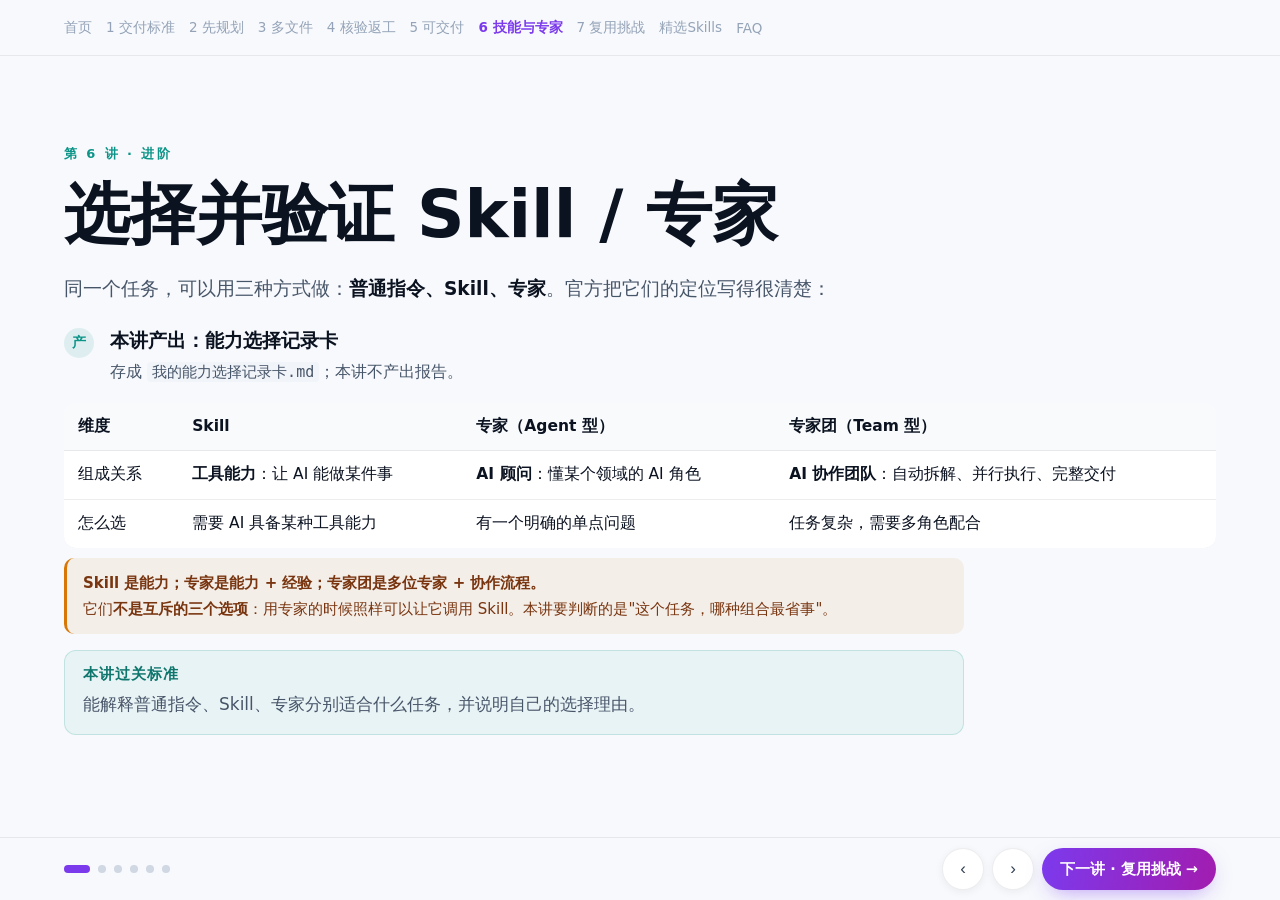
<file: lesson6.html>
<!DOCTYPE html>
<html lang="zh-CN">
<head>
<meta charset="UTF-8">
<meta name="viewport" content="width=device-width, initial-scale=1.0">
<title>第6讲 · 选择并验证 Skill / 专家 | WorkBuddy 进阶课</title>
<style>
  :root{
    --teal:#0d9488; --violet:#7c3aed; --amber:#d97706;
    --ink:#0b1220; --body:#475569; --muted:#94a3b8;
    --line:rgba(15,23,42,.075);
    --shadow:0 10px 30px -12px rgba(15,23,42,.16), 0 2px 8px -3px rgba(15,23,42,.07);
    --pad-x:clamp(20px, 5vw, 104px);
    --navh:56px;
  }
  *,*::before,*::after{ box-sizing:border-box; }
  html,body{ margin:0; }
  body{ font-family:system-ui,-apple-system,"Segoe UI","Microsoft YaHei","PingFang SC",sans-serif;
    color:var(--ink); background:#f7f9fc; -webkit-text-size-adjust:100%; }

  /* 桌面：一屏一页，每页自己滚 */
  .deck{ position:fixed; inset:0; overflow:hidden; }
  .slide{ position:absolute; inset:0; display:block; overflow-y:auto; overflow-x:hidden;
    scrollbar-width:thin; scrollbar-color:#cfd8e3 transparent;
    opacity:0; visibility:hidden; transform:translateY(12px);
    transition:opacity .4s cubic-bezier(.22,.85,.28,1), transform .4s cubic-bezier(.22,.85,.28,1), visibility .4s; }
  .slide::-webkit-scrollbar{ width:8px; }
  .slide::-webkit-scrollbar-thumb{ background:#cfd8e3; border-radius:4px; }
  .slide.active{ opacity:1; visibility:visible; transform:none; }
  .slide.out{ transform:translateY(-12px); }
  .inner{ min-height:100%; display:flex; flex-direction:column; justify-content:center;
    padding:calc(var(--navh) + 28px) var(--pad-x) 104px; }
  .slide.breath .inner{ align-items:center; text-align:center; }

  /* 窄屏：连续长页 */
  @media (max-width:820px){
    .deck{ position:static; overflow:visible; }
    .slide{ position:static; inset:auto; opacity:1; visibility:visible; transform:none;
      overflow:visible; border-top:1px solid var(--line); scroll-margin-top:var(--navh); }
    .slide:first-child{ border-top:none; }
    .inner{ min-height:0; padding:26px 20px 30px; }
    .slide:first-child .inner{ padding-top:calc(var(--navh) + 20px); }
    .slide:last-child{ margin-bottom:72px; }
  }

  .eyebrow{ font-size:13px; font-weight:800; letter-spacing:2.4px; color:var(--teal); margin-bottom:14px; }
  h1{ font-size:clamp(30px,5.4vw,66px); line-height:1.16; font-weight:800; margin:0 0 18px; }
  h2{ font-size:clamp(24px,3.4vw,44px); line-height:1.22; font-weight:780; margin:0 0 16px; }
  h3{ font-size:clamp(16px,1.5vw,19px); font-weight:750; margin:0 0 8px; }
  .lead{ font-size:clamp(15px,1.45vw,19px); line-height:1.85; color:var(--body); max-width:820px; margin:0 0 22px; }
  .lead strong{ color:var(--ink); }
  .big{ font-size:clamp(26px,4.2vw,46px); line-height:1.5; font-weight:780; max-width:840px; }
  .rule{ width:64px; height:3px; margin:30px auto 0; border-radius:2px; background:linear-gradient(90deg,#a21caf,#be185d); }
  p{ margin:0 0 12px; }
  code{ background:#f1f5f9; padding:1px 5px; border-radius:4px; font-size:.94em; }

  .card{ background:#fff; border:1px solid var(--line); border-radius:14px;
    padding:clamp(16px,1.7vw,24px) clamp(16px,1.9vw,26px); box-shadow:var(--shadow); }
  .grid2{ display:grid; grid-template-columns:repeat(auto-fit,minmax(240px,1fr)); gap:14px; max-width:900px; }
  .steps{ list-style:none; margin:0; padding:0; max-width:900px; }
  .steps > li{ position:relative; padding-left:46px; margin:0 0 16px; }
  .steps > li::before{ content:attr(data-n); position:absolute; left:0; top:0; width:30px; height:30px;
    border-radius:50%; background:rgba(13,148,136,.1); color:var(--teal); font-size:14px; font-weight:800;
    display:flex; align-items:center; justify-content:center; }
  .steps .st{ font-size:clamp(16px,1.5vw,19px); font-weight:770; margin-bottom:4px; }
  .steps .sd{ font-size:clamp(14px,1.3vw,16px); line-height:1.8; color:var(--body); }

  .cmd{ position:relative; margin:8px 0 0; padding:30px 14px 12px; border-radius:10px; background:#f4f8ff;
    border:1px solid rgba(124,58,237,.16); border-left:3px solid var(--violet); max-width:900px; }
  .cmd::before{ content:"可复制指令"; position:absolute; top:9px; left:14px; font-size:11.5px;
    font-weight:800; letter-spacing:1.6px; color:var(--violet); }
  .cmd .cmdtxt{ font-size:clamp(13.5px,1.25vw,15px); line-height:1.8; color:#334155; white-space:pre-wrap; }
  .copybtn{ position:absolute; top:7px; right:10px; min-height:26px; padding:0 12px; border:none;
    border-radius:13px; background:linear-gradient(100deg,#0d9488,#14b8a6); color:#fff; font-size:12.5px;
    font-weight:750; font-family:inherit; cursor:pointer; box-shadow:0 5px 14px -6px rgba(13,148,136,.7); transition:.22s; }
  .copybtn:hover{ transform:translateY(-1px); }
  .copybtn.done{ background:linear-gradient(100deg,#7c3aed,#a21caf); }

  .tip{ margin:10px 0 0; padding:12px 16px; border-radius:10px; background:rgba(217,119,6,.08);
    border-left:3px solid var(--amber); font-size:clamp(13.5px,1.25vw,15px); line-height:1.75; color:#78350f; max-width:900px; }
  .tip.warn{ background:rgba(190,24,93,.07); border-left-color:#be185d; color:#831843; }
  .table{ width:100%; border-collapse:collapse; background:#fff; border-radius:12px; overflow:hidden;
    box-shadow:var(--shadow); font-size:clamp(13.5px,1.25vw,15.5px); max-width:900px; }
  /* 窄屏表格兜底：超宽时在容器内横向滚动，绝不撑破页面 */
  .tscroll{ max-width:100%; overflow-x:auto; -webkit-overflow-scrolling:touch; border-radius:12px; }
  .tscroll > .table{ max-width:100%; }
  .table th,.table td{ padding:11px 14px; text-align:left; border-bottom:1px solid var(--line); vertical-align:top; line-height:1.65; }
  .table th{ background:#f8fafc; font-weight:750; white-space:nowrap; }
  .table tr:last-child td{ border-bottom:none; }
  .bad{ color:#b91c1c; }
  .note{ font-size:14px; color:var(--muted); margin-top:12px; }

  details.ans{ margin-top:14px; background:#fff; border:1px solid var(--line); border-radius:12px;
    box-shadow:var(--shadow); overflow:hidden; max-width:900px; }
  details.ans > summary{ cursor:pointer; list-style:none; padding:14px 18px; font-weight:750; font-size:15px;
    color:var(--violet); display:flex; align-items:center; gap:8px; }
  details.ans > summary::-webkit-details-marker{ display:none; }
  details.ans > summary::before{ content:"\25B8"; transition:.2s; }
  details.ans[open] > summary::before{ transform:rotate(90deg); }
  details.ans .body{ padding:0 18px 18px; font-size:clamp(13.5px,1.25vw,15.5px); line-height:1.85; color:var(--body); }
  details.ans ol{ padding-left:20px; }

  .dl{ display:flex; flex-wrap:wrap; gap:12px; margin-top:16px; }
  .dl a{ display:inline-flex; align-items:center; gap:8px; min-height:44px; padding:0 18px; border-radius:22px;
    border:1px solid rgba(13,148,136,.22); background:#fff; color:var(--teal); font-size:14.5px; font-weight:700;
    text-decoration:none; box-shadow:0 6px 16px -10px rgba(13,148,136,.5); }
  .dl a:hover{ background:rgba(13,148,136,.06); }

  .topnav{ position:fixed; top:0; left:0; right:0; z-index:50; display:flex; align-items:center; gap:14px;
    height:var(--navh); padding:0 var(--pad-x); background:rgba(247,249,252,.94); backdrop-filter:blur(10px);
    border-bottom:1px solid var(--line); overflow-x:auto; scrollbar-width:none; }
  .topnav::-webkit-scrollbar{ display:none; }
  .topnav a{ color:var(--muted); text-decoration:none; font-size:13.5px; white-space:nowrap; }
  .topnav a:hover,.topnav a.on{ color:var(--violet); font-weight:750; }

  .footer{ position:fixed; bottom:0; left:0; right:0; z-index:50; display:flex; align-items:center;
    justify-content:space-between; gap:10px; padding:10px var(--pad-x) calc(10px + env(safe-area-inset-bottom));
    background:rgba(247,249,252,.95); backdrop-filter:blur(10px); border-top:1px solid var(--line); }
  .dots{ display:flex; gap:8px; flex:0 0 auto; }
  .dot{ width:8px; height:8px; border-radius:50%; background:#cfd8e3; cursor:pointer; transition:.35s; border:none; padding:0; }
  .dot.active{ width:26px; border-radius:5px; background:var(--violet); }
  .ctrl{ display:flex; gap:8px; align-items:center; flex:0 0 auto; }
  .ctrl button{ width:42px; height:42px; border-radius:50%; border:1px solid var(--line); background:#fff;
    color:#334155; font-size:17px; cursor:pointer; box-shadow:0 2px 8px rgba(15,23,42,.06); }
  .ctrl button:hover{ background:var(--violet); color:#fff; border-color:var(--violet); }
  .nextlink{ display:inline-flex; align-items:center; min-height:42px; padding:0 18px; border-radius:21px;
    background:linear-gradient(100deg,#7c3aed,#a21caf); color:#fff; font-size:14.5px; font-weight:750;
    text-decoration:none; box-shadow:0 8px 22px -8px rgba(124,58,237,.55); white-space:nowrap; }
  .nextlink .short{ display:none; }

  @media (max-width:900px){
    .footer{ padding:7px 14px calc(7px + env(safe-area-inset-bottom)); gap:8px; }
    .dots{ gap:6px; }
    .dot{ width:6px; height:6px; }
    .dot.active{ width:18px; }
    .ctrl{ gap:6px; }
    .ctrl button{ width:36px; height:36px; font-size:16px; }
    .nextlink{ min-height:36px; padding:0 13px; font-size:13px; }
    .nextlink .long{ display:none; }
    .nextlink .short{ display:inline; }
  }
  /* 窄屏：表头允许换行，避免 nowrap 把表格撑到超出屏幕 */
  @media (max-width:820px){
    .table th{ white-space:normal; }
    .table th,.table td{ padding:10px 11px; }
  }

  /* ================= v2.1 学习效率：徽章 / 过关标准 / 过关确认 / 轻链 / 阶段卡 ================= */
  .badge{ display:inline-flex; align-items:center; align-self:flex-start;
    font-size:12px; font-weight:800; letter-spacing:1.2px; padding:4px 12px; border-radius:999px;
    margin-bottom:14px; border:1px solid currentColor; }
  .badge.must{ color:#0f766e; background:rgba(13,148,136,.09); }
  .badge.hold{ color:#9a3412; background:rgba(217,119,6,.10); }
  .badge.after{ color:#6d28d9; background:rgba(124,58,237,.09); }
  .slide.breath .badge{ align-self:center; }

  .gate-standard{ margin-top:16px; padding:14px 18px; border-radius:12px; max-width:900px;
    background:rgba(13,148,136,.06); border:1px solid rgba(13,148,136,.18); }
  .gate-standard h3{ margin:0 0 6px; font-size:15px; letter-spacing:1px; color:#0f766e; }
  .gate-standard p{ margin:0; font-size:clamp(14px,1.35vw,17px); line-height:1.75; color:var(--body); }

  .passgate{ margin-top:22px; width:100%; max-width:720px; align-self:center;
    text-align:left; background:#fff; border:1px solid var(--line); border-radius:14px;
    box-shadow:var(--shadow); padding:16px 20px; }
  .passgate h3{ margin:0 0 8px; }
  .passgate.final{ margin-top:16px; border-color:rgba(124,58,237,.22); }
  .vet{ display:flex; align-items:flex-start; gap:10px; padding:7px 0; cursor:pointer;
    font-size:15px; line-height:1.6; }
  .vet input{ width:18px; height:18px; margin:2px 0 0; flex:0 0 auto; accent-color:var(--teal); cursor:pointer; }
  .vet.checked{ color:var(--muted); }
  .passgate .next{ margin:12px 0 0; font-weight:750; color:var(--violet); }

  .dl-light{ margin:14px 0 0; font-size:14px; }
  .dl-light a{ color:var(--muted); text-decoration:none; border-bottom:1px dashed rgba(15,23,42,.18); }
  .dl-light a:hover{ color:var(--teal); border-bottom-color:var(--teal); }

  .stage{ display:grid; gap:12px; margin-top:16px; max-width:980px; }
  .stage .card{ display:grid; grid-template-columns:auto 1fr; gap:14px; align-items:start; }
  .stage .num{ width:34px; height:34px; border-radius:50%; background:rgba(124,58,237,.1);
    color:var(--violet); font-weight:800; display:flex; align-items:center; justify-content:center; font-size:14px; }
  .stage .card h3{ margin:0 0 4px; }
  .stage .mini{ list-style:none; margin:0; padding:0; }
  .stage .mini li{ font-size:14.5px; line-height:1.8; color:var(--body); }
  .stage .res{ margin:8px 0 0; font-size:13.5px; color:var(--muted); }

  .minitag{ margin-left:auto; font-size:11.5px; font-weight:800; color:var(--violet);
    background:rgba(124,58,237,.09); border-radius:999px; padding:2px 9px; white-space:nowrap; }

  /* 第 7 讲末页：两块清单容器（手机纵向，桌面并排） */
  .endgrid{ display:grid; gap:14px; width:100%; max-width:1080px; align-self:center; margin-top:12px; }
  .endgrid .passgate{ margin-top:0; max-width:none; padding:14px 18px; }
  .endgrid .passgate h3{ font-size:16px; margin-bottom:6px; }
  .endgrid .vet{ font-size:14.5px; padding:3px 0; }
  .endgrid .passgate .next{ margin-top:10px; }

  /* 宽屏：首页三阶段横向三列，一眼看到全貌 */
  @media (min-width:900px){
    .stage{ grid-template-columns:repeat(3, minmax(0,1fr)); max-width:none; gap:14px; }
    .stage .card{ grid-template-columns:auto 1fr; gap:11px; padding:14px 16px; }
    .stage .num{ width:28px; height:28px; font-size:13px; }
    .stage .card h3{ font-size:16px; margin-bottom:6px; }
    .stage .mini li{ font-size:13.5px; line-height:1.7; }
    .stage .res{ font-size:12.5px; margin-top:8px; }
    .endgrid{ grid-template-columns:repeat(2, minmax(0,1fr)); align-items:start; }
  }
</style>
</head>
<body>

<div class="topnav">
  <a href="index.html" data-p="index">首页</a>
  <a href="lesson1.html" data-p="lesson1">1 交付标准</a>
  <a href="lesson2.html" data-p="lesson2">2 先规划</a>
  <a href="lesson3.html" data-p="lesson3">3 多文件</a>
  <a href="lesson4.html" data-p="lesson4">4 核验返工</a>
  <a href="lesson5.html" data-p="lesson5">5 可交付</a>
  <a href="lesson6.html" data-p="lesson6" class="on">6 技能与专家</a>
  <a href="lesson7.html" data-p="lesson7">7 复用挑战</a>
  <a href="skills.html" data-p="skills">精选Skills</a>
  <a href="faq.html" data-p="faq">FAQ</a>
</div>

<div class="deck" id="deck">
  <section class="slide active">
    <div class="inner">
<div class="eyebrow">第 6 讲 · 进阶</div>
      <h1>选择并验证 Skill / 专家</h1>
      <p class="lead">同一个任务，可以用三种方式做：<strong>普通指令、Skill、专家</strong>。官方把它们的定位写得很清楚：</p>
      <ul class="steps">
        <li data-n="产"><div class="st">本讲产出：能力选择记录卡</div>
          <div class="sd">存成 <code>我的能力选择记录卡.md</code>；本讲不产出报告。</div></li>
      </ul>
      <table class="table">
        <thead><tr><th>维度</th><th>Skill</th><th>专家（Agent 型）</th><th>专家团（Team 型）</th></tr></thead>
        <tbody>
          <tr><td>组成关系</td><td><b>工具能力</b>：让 AI 能做某件事</td><td><b>AI 顾问</b>：懂某个领域的 AI 角色</td><td><b>AI 协作团队</b>：自动拆解、并行执行、完整交付</td></tr>
          <tr><td>怎么选</td><td>需要 AI 具备某种工具能力</td><td>有一个明确的单点问题</td><td>任务复杂，需要多角色配合</td></tr>
        </tbody>
      </table>
      <div class="tip"><b>Skill 是能力；专家是能力 + 经验；专家团是多位专家 + 协作流程。</b><br>
        它们<b>不是互斥的三个选项</b>：用专家的时候照样可以让它调用 Skill。本讲要判断的是"这个任务，哪种组合最省事"。</div>
      <div class="gate-standard"><h3>本讲过关标准</h3><p>能解释普通指令、Skill、专家分别适合什么任务，并说明自己的选择理由。</p></div>
    </div>
  </section>
<section class="slide">
    <div class="inner">
<div class="eyebrow">准备材料</div>
      <h2>一个小任务，三种方式各做一次</h2>
      <table class="table">
        <thead><tr><th>材料</th><th>说明</th></tr></thead>
        <tbody>
          <tr><td>一个小任务</td><td>建议用「给复盘报告配一张流程图」——小、可重复、能对比</td></tr>
          <tr><td>一个已装的 Skill</td><td>入口：技能板块（<b>技能市场</b> / <b>已安装</b> 两个区域）</td></tr>
          <tr><td>一个专家</td><td>入口：<b>左侧边栏点击「专家」</b> → 专家中心按行业分类浏览 → <b>召唤</b></td></tr>
          <tr><td>第 5 讲的最终报告</td><td>作为小任务的输入</td></tr>
        </tbody>
      </table>
    </div>
  </section>
<section class="slide">
    <div class="inner">
<div class="badge must">必须完成</div>
<div class="eyebrow">照着做</div>
      <h2>五步：定验收 → 三次对比 → 记录卡 → 只读检查 → 确认后安装</h2>
      <ol class="steps">
        <li data-n="1"><div class="st">先明确这个小任务的验收标准</div>
          <div class="sd">例如：能生成一张包含"报名 → 反馈 → 报告"三个环节的流程图；文字用中文；能拿到可看的成品。不然后面比不出差别。</div></li>

        <li data-n="2"><div class="st">三种方式各做一次，同一份输入、同一个验收标准</div>
          <div class="sd">重点是记录<b>各自解决了什么、额外付出了什么</b>：</div>
          <table class="table" style="margin-top:8px">
            <thead><tr><th>方式</th><th>它额外解决了什么</th><th>你额外付出了什么</th></tr></thead>
            <tbody>
              <tr><td>普通指令</td><td>（做完填）</td><td>（做完填）</td></tr>
              <tr><td>Skill</td><td></td><td></td></tr>
              <tr><td>专家</td><td></td><td></td></tr>
              <tr><td>（可选）专家 + Skill</td><td></td><td></td></tr>
            </tbody>
          </table></li>

        <li data-n="3"><div class="st">填能力选择记录卡（本讲核心产出）</div>
          <table class="table" style="margin-top:8px">
            <thead><tr><th>维度</th><th>普通指令</th><th>Skill</th><th>专家</th></tr></thead>
            <tbody>
              <tr><td>它解决了什么</td><td></td><td></td><td></td></tr>
              <tr><td>我额外付出了什么（准备 / 安装 / 学它的说法）</td><td></td><td></td><td></td></tr>
              <tr><td>产出能否达到验收标准</td><td></td><td></td><td></td></tr>
              <tr><td>换一批数据再做，还省事吗</td><td></td><td></td><td></td></tr>
              <tr><td>下次同类任务我会怎么组合</td><td></td><td></td><td></td></tr>
            </tbody>
          </table></li>

        <li data-n="4"><div class="st">安装前的只读检查（安全动作，不能跳）</div>
          <div class="tip warn">官方原文：非官方 Skill 可能存在<b>恶意提示词注入、越权访问、后门程序</b>等隐患，请优先使用官方推荐 Skill；安装第三方 Skill 前，请仔细查看其<b>权限申请、来源说明与脚本内容</b>，确认数据外发范围与可信度。</div>
          <div class="cmd"><button class="copybtn" onclick="copyEl(this)">复制</button>
            <div class="cmdtxt">请先做只读检查，不要安装。给我这个技能的以下信息：①它来自哪里、由谁维护、最近有没有更新；②它会读写我本地的哪些文件和目录；③里面有没有脚本、脚本具体会做什么；④有没有联网、对外发送、或调用外部服务的操作。我确认之后你再安装。</div></div></li>

        <li data-n="5"><div class="st">你确认后再安装 —— 安装有三条官方路径</div>
          <table class="table" style="margin-top:8px">
            <thead><tr><th>路径</th><th>官方说明</th><th>什么时候用</th></tr></thead>
            <tbody>
              <tr><td><b>上传技能</b></td><td>导入本地技能包：拖拽或点"选择文件"，导入后自动完成配置</td><td>你已经拿到技能文件</td></tr>
              <tr><td><b>查找技能</b></td><td>输入任务描述，自动查找相关技能</td><td>知道要干什么、不知道有没有现成技能</td></tr>
              <tr><td><b>创建技能</b></td><td>输入任务描述，自动创建技能</td><td>找不到合适的，让 AI 造一个</td></tr>
            </tbody>
          </table>
          <div class="sd" style="margin-top:8px">另外两个官方概念要分清：<b>关闭 ≠ 卸载</b> —— 关闭只是暂停模型自动调用，技能仍保留在已安装列表；卸载才彻底删除。官方建议<b>只启用当前任务需要的技能</b>。</div></li>
      </ol>
    </div>
  </section>
<section class="slide">
    <div class="inner">
<div class="eyebrow">中途检查</div>
      <h2>四条检查 + 三条专家事实</h2>
      <table class="table">
        <thead><tr><th>检查项</th><th>通过标准</th></tr></thead>
        <tbody>
          <tr><td>对比是否公平</td><td>三次用的是<b>同一份输入、同一个验收标准</b></td></tr>
          <tr><td>是否记录了失败</td><td>有失败也要写进卡片，不能只记成功的</td></tr>
          <tr><td>是否写清触发方式</td><td>至少要能写出"下次我这么说就会调用它"</td></tr>
          <tr><td>安装前检查</td><td>是<b>只读检查</b>（来源 / 读写范围 / 是否含脚本 / 是否联网或对外发送），且<b>你确认之后</b>才安装</td></tr>
        </tbody>
      </table>
      <h3 style="margin-top:22px">关于专家的三条官方事实（讲评时可用）</h3>
      <ol class="steps">
        <li data-n="1"><div class="st">专家不主动获取系统权限</div><div class="sd">它只处理你主动提供的对话与上传文件；只有配备 Skill / MCP 时才在你的授权下间接访问。</div></li>
        <li data-n="2"><div class="st">专家团更贵，也更麻烦</div><div class="sd">会并行调用多位专家，消耗通常是单专家的 <b>3–5 倍</b>；且<b>在专家团会话里切换其他专家需要开启新对话</b>。</div></li>
        <li data-n="3"><div class="st">官方免责</div><div class="sd">专家生成内容仅供参考，<b>不构成专业意见</b>。</div></li>
      </ol>
    </div>
  </section>
<section class="slide">
    <div class="inner">
<div class="badge after">做完再看</div>
<div class="eyebrow">预期结果</div>
      <h2>一张记录卡 + 一句结论</h2>
      <p class="lead" style="margin-bottom:8px"><b>学员可见</b>：一张填满的记录卡（含"它解决了什么 / 我额外付出了什么"两栏）+ 一句明确结论："这个任务，我以后用【哪种组合】，因为……"</p>
      <details class="ans">
        <summary>展开对照材料（注意：这里不给"哪种方式更好"的结论）</summary>
        <div class="body">
          <ul>
            <li>三种方式<b>各自解决了什么</b>：普通指令 = 这次就干这一件事，零准备；Skill = 这类活有成熟做法、产物要一致，代价是安装与触发方式学习；专家 = 需要某类专业判断和固定工作方法，代价是按它的方式沟通；组合 = 在专业角色下复用打包好的能力，常见且合法。</li>
            <li><b>要付出什么</b>：安装检查的时间、记触发词的成本、失败时的回退成本。</li>
            <li><b>判断依据不是"哪个更高级"</b>，而是：这个任务<b>以后还会不会重复</b>、<b>需不需要产物一致</b>、<b>需不需要专业判断</b>。</li>
            <li>失败退路的写法示例：<i>"若 Skill 装不上或产物不符合验收标准，回退为普通指令 + 手工调整流程图。"</i></li>
            <li><b>学员的结论只要论证站得住就算对</b>——例如"这次只用普通指令就够，因为它只做一次"，也是合格答案。</li>
          </ul>
        </div>
      </details>

      <div class="eyebrow" style="margin-top:26px">常见失败</div>
      <table class="table">
        <thead><tr><th>现象</th><th>原因</th><th>可复制的纠正指令</th></tr></thead>
        <tbody>
          <tr><td>装了却用不上，忘了怎么触发</td><td>没记触发方式</td><td>请告诉我这个技能的触发方式：我在对话里说什么话，它会被调用？给我 3 个例句。</td></tr>
          <tr><td>跳过检查直接装</td><td>把"只读检查"当成可选项</td><td>请先做只读检查、不要安装：来源与维护情况、读写范围、是否含脚本、是否联网或对外发送。我确认之后你再装。</td></tr>
          <tr><td>为一次性的小事装了 Skill</td><td>没先算付出</td><td>这个任务以后还会重复吗？只做一次的话，用普通指令更省事。请把这一判断写进记录卡。</td></tr>
          <tr><td>记录卡只写结果不写付出</td><td>只比了产物</td><td>请给每种方式补上"我额外付出了什么"：准备了什么、装了什么、学了什么说法、失败时的代价。</td></tr>
        </tbody>
      </table>

      <div class="eyebrow" style="margin-top:26px">独立练习</div>
      <h3>只改一个条件</h3>
      <p class="lead" style="margin-bottom:8px">换一个新技能，<b>完整走一遍</b>：只读检查 → 你确认 → 安装 → 测试输入 → 记录 → 写出触发例句。</p>
      <details class="ans">
        <summary>展开参考答案（做完再看）</summary>
        <div class="body">
          <ol>
            <li>卡片五项（来源 / 读写范围 / 脚本 / 对外操作 / 失败退路）缺一不可；</li>
            <li><b>触发例句必须自己试出来</b>，不能照抄说明文档 —— 说明文档的触发词在中文对话里不一定生效；</li>
            <li>若测试产物不符合验收标准，正确结论是"<b>这次不合适</b>"并写清退路，而不是"再试几次"；</li>
            <li><b>"只读检查"与"安装"必须是两步</b>：检查完由你确认，再安装。</li>
          </ol>
        </div>
      </details>
      <p class="dl-light">更多卡点 <a href="faq.html">→ FAQ</a></p>
    </div>
  </section>
<section class="slide breath">
    <div class="inner">
<div class="big">先检查来源，<br>再决定安装</div><div class="rule"></div>
      <div class="passgate">
        <h3>本讲过关确认</h3>
        <label class="vet"><input type="checkbox"> 三种方式用同一份输入、同一个验收标准各做了一次</label>
        <label class="vet"><input type="checkbox"> 记录卡写全了"它解决了什么"和"我额外付出了什么"</label>
        <label class="vet"><input type="checkbox"> 检查与安装是两步，并写出了一句选择理由</label>
        <p class="next">全部完成 → 进入第 7 讲</p>
      </div>
    </div>
  </section>
</div>

<div class="footer">
  <div class="dots" id="dots"></div>
  <div class="ctrl">
    <button onclick="go(-1)" aria-label="上一页">&#8249;</button>
    <button onclick="go(1)" aria-label="下一页">&#8250;</button>
<a class="nextlink" href="lesson7.html"><span class="long">下一讲 · 复用挑战 &#8594;</span><span class="short">复用挑战 →</span></a>
  </div>
</div>

<script>
const slides=[...document.querySelectorAll('.slide')];
const dotsBox=document.getElementById('dots');
const mq=window.matchMedia('(max-width:820px)');
let cur=0;
const isMobile=()=>mq.matches;
const canScroll=el=>el.scrollHeight > el.clientHeight + 2;

slides.forEach((_,i)=>{ const d=document.createElement('button'); d.className='dot'+(i===0?' active':'');
  d.setAttribute('aria-label','第'+(i+1)+'页'); d.onclick=()=>show(i); dotsBox.appendChild(d); });
const dots=[...dotsBox.children];

function show(i){
  cur=i;
  slides.forEach((s,k)=>{ s.classList.remove('out'); s.classList.toggle('active',k===i); if(k<i) s.classList.add('out'); });
  dots.forEach((d,k)=>d.classList.toggle('active',k===i));
  if(isMobile()){ slides[i].scrollIntoView({behavior:'smooth', block:'start'}); }
  else { slides.forEach((s,k)=>{ if(k===i) s.scrollTop=0; }); }
}
function go(n){ let t=cur+n; if(t<0)t=0; if(t>=slides.length)t=slides.length-1; show(t); }

document.addEventListener('keydown',e=>{
  const t=e.target||{};
  if(t.tagName==='BUTTON'||t.tagName==='INPUT'||t.tagName==='TEXTAREA'||t.tagName==='A'||t.tagName==='SUMMARY') return;
  const key=e.key;
  if(key==='ArrowRight'||key==='ArrowLeft'){ e.preventDefault(); go(key==='ArrowRight'?1:-1); return; }
  if(key===' '||key==='PageDown'||key==='PageUp'){
    if(isMobile()) return;
    e.preventDefault();
    const s=slides[cur], down=(key!=='PageUp');
    const atEnd=s.scrollTop+s.clientHeight>=s.scrollHeight-2, atStart=s.scrollTop<=2;
    if(down && canScroll(s) && !atEnd){ s.scrollBy({top:s.clientHeight*0.86, behavior:'smooth'}); return; }
    if(!down && canScroll(s) && !atStart){ s.scrollBy({top:-s.clientHeight*0.86, behavior:'smooth'}); return; }
    go(down?1:-1);
  }
});

function copyText(txt,btn){
  const done=()=>{ const old=btn.dataset.label||btn.textContent; btn.dataset.label=old;
    btn.textContent='已复制 ✓'; btn.classList.add('done'); clearTimeout(btn._t);
    btn._t=setTimeout(()=>{ btn.textContent=old; btn.classList.remove('done'); },1800); };
  const fallback=()=>{
    const ta=document.createElement('textarea'); ta.value=txt; ta.setAttribute('readonly','');
    ta.style.position='fixed'; ta.style.top='-1000px'; document.body.appendChild(ta);
    ta.select(); ta.setSelectionRange(0,txt.length);
    let ok=false; try{ ok=document.execCommand('copy'); }catch(err){}
    document.body.removeChild(ta);
    if(ok) done(); else alert('复制失败，请手动选中这段文字复制');
  };
  if(navigator.clipboard && window.isSecureContext) navigator.clipboard.writeText(txt).then(done).catch(fallback);
  else fallback();
}
function dedent(s){
  const lines=String(s).replace(/\r/g,'').split('\n');
  const ind=lines.filter(l=>l.trim()).map(l=>l.match(/^[ \t]*/)[0].length);
  const min=ind.length?Math.min(...ind):0;
  return lines.map(l=>l.slice(min)).join('\n').replace(/[ \t]+$/gm,'').trim();
}
function copyEl(btn){
  const box=btn.closest('.cmd')||btn.closest('.copywrap');
  const el=box&&box.querySelector('.cmdtxt, .copytxt');
  // 用 textContent（不受可见性影响），再去掉源码缩进 —— 保证复制的换行结构稳定
  if(el) copyText(dedent(el.textContent||''), btn);
}
// 窄屏兜底：给所有表格套一个横向滚动容器 —— 表格再宽也在容器内滚动，不撑破页面
document.querySelectorAll('.table').forEach(t=>{
  if(t.parentElement && t.parentElement.classList.contains('tscroll')) return;
  const w=document.createElement('div'); w.className='tscroll';
  t.parentNode.insertBefore(w,t); w.appendChild(t);
});
// v2.1：折叠答案的「做完再看」小字（已有该字样的跳过，避免重复）
document.querySelectorAll('details.ans > summary').forEach(s=>{
  if(s.textContent.indexOf('做完再看')>=0) return;
  const t=document.createElement('span'); t.className='minitag'; t.textContent='做完再看';
  s.appendChild(t);
});
// v2.1：本讲过关确认 —— 可点击勾选、有视觉反馈、不存储（刷新即复原）
document.querySelectorAll('.vet').forEach(l=>{
  const cb=l.querySelector('input[type=checkbox]'); if(!cb) return;
  const sync=()=>l.classList.toggle('checked', cb.checked);
  cb.addEventListener('change', sync); sync();
});
show(0);
</script>
</body>
</html>
</file>
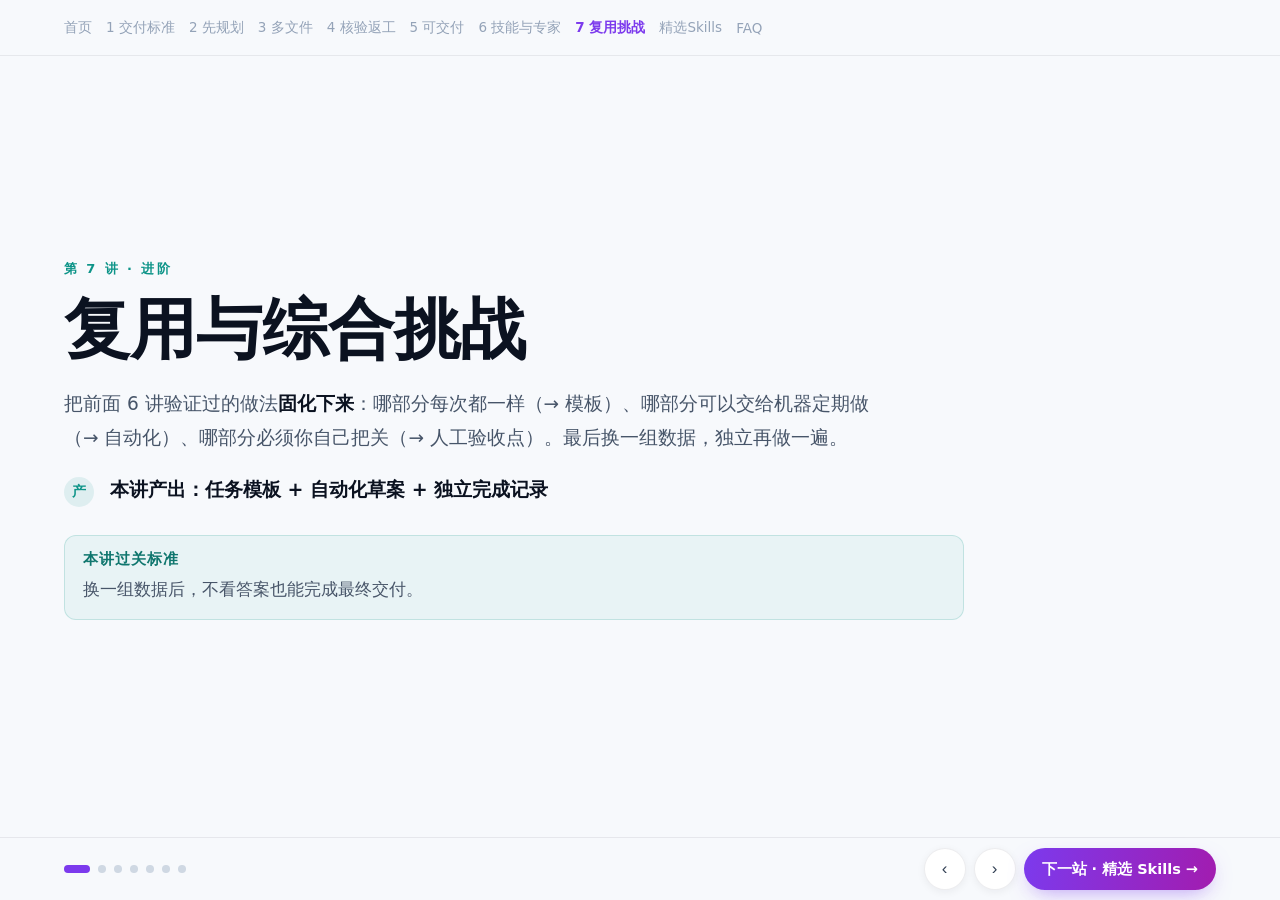
<file: lesson7.html>
<!DOCTYPE html>
<html lang="zh-CN">
<head>
<meta charset="UTF-8">
<meta name="viewport" content="width=device-width, initial-scale=1.0">
<title>第7讲 · 复用与综合挑战 | WorkBuddy 进阶课</title>
<style>
  :root{
    --teal:#0d9488; --violet:#7c3aed; --amber:#d97706;
    --ink:#0b1220; --body:#475569; --muted:#94a3b8;
    --line:rgba(15,23,42,.075);
    --shadow:0 10px 30px -12px rgba(15,23,42,.16), 0 2px 8px -3px rgba(15,23,42,.07);
    --pad-x:clamp(20px, 5vw, 104px);
    --navh:56px;
  }
  *,*::before,*::after{ box-sizing:border-box; }
  html,body{ margin:0; }
  body{ font-family:system-ui,-apple-system,"Segoe UI","Microsoft YaHei","PingFang SC",sans-serif;
    color:var(--ink); background:#f7f9fc; -webkit-text-size-adjust:100%; }

  /* 桌面：一屏一页，每页自己滚 */
  .deck{ position:fixed; inset:0; overflow:hidden; }
  .slide{ position:absolute; inset:0; display:block; overflow-y:auto; overflow-x:hidden;
    scrollbar-width:thin; scrollbar-color:#cfd8e3 transparent;
    opacity:0; visibility:hidden; transform:translateY(12px);
    transition:opacity .4s cubic-bezier(.22,.85,.28,1), transform .4s cubic-bezier(.22,.85,.28,1), visibility .4s; }
  .slide::-webkit-scrollbar{ width:8px; }
  .slide::-webkit-scrollbar-thumb{ background:#cfd8e3; border-radius:4px; }
  .slide.active{ opacity:1; visibility:visible; transform:none; }
  .slide.out{ transform:translateY(-12px); }
  .inner{ min-height:100%; display:flex; flex-direction:column; justify-content:center;
    padding:calc(var(--navh) + 28px) var(--pad-x) 104px; }
  .slide.breath .inner{ align-items:center; text-align:center; }

  /* 窄屏：连续长页 */
  @media (max-width:820px){
    .deck{ position:static; overflow:visible; }
    .slide{ position:static; inset:auto; opacity:1; visibility:visible; transform:none;
      overflow:visible; border-top:1px solid var(--line); scroll-margin-top:var(--navh); }
    .slide:first-child{ border-top:none; }
    .inner{ min-height:0; padding:26px 20px 30px; }
    .slide:first-child .inner{ padding-top:calc(var(--navh) + 20px); }
    .slide:last-child{ margin-bottom:72px; }
  }

  .eyebrow{ font-size:13px; font-weight:800; letter-spacing:2.4px; color:var(--teal); margin-bottom:14px; }
  h1{ font-size:clamp(30px,5.4vw,66px); line-height:1.16; font-weight:800; margin:0 0 18px; }
  h2{ font-size:clamp(24px,3.4vw,44px); line-height:1.22; font-weight:780; margin:0 0 16px; }
  h3{ font-size:clamp(16px,1.5vw,19px); font-weight:750; margin:0 0 8px; }
  .lead{ font-size:clamp(15px,1.45vw,19px); line-height:1.85; color:var(--body); max-width:820px; margin:0 0 22px; }
  .lead strong{ color:var(--ink); }
  .big{ font-size:clamp(26px,4.2vw,46px); line-height:1.5; font-weight:780; max-width:840px; }
  .rule{ width:64px; height:3px; margin:30px auto 0; border-radius:2px; background:linear-gradient(90deg,#a21caf,#be185d); }
  p{ margin:0 0 12px; }
  code{ background:#f1f5f9; padding:1px 5px; border-radius:4px; font-size:.94em; }

  .card{ background:#fff; border:1px solid var(--line); border-radius:14px;
    padding:clamp(16px,1.7vw,24px) clamp(16px,1.9vw,26px); box-shadow:var(--shadow); }
  .grid2{ display:grid; grid-template-columns:repeat(auto-fit,minmax(240px,1fr)); gap:14px; max-width:900px; }
  .steps{ list-style:none; margin:0; padding:0; max-width:900px; }
  .steps > li{ position:relative; padding-left:46px; margin:0 0 16px; }
  .steps > li::before{ content:attr(data-n); position:absolute; left:0; top:0; width:30px; height:30px;
    border-radius:50%; background:rgba(13,148,136,.1); color:var(--teal); font-size:14px; font-weight:800;
    display:flex; align-items:center; justify-content:center; }
  .steps .st{ font-size:clamp(16px,1.5vw,19px); font-weight:770; margin-bottom:4px; }
  .steps .sd{ font-size:clamp(14px,1.3vw,16px); line-height:1.8; color:var(--body); }

  .cmd{ position:relative; margin:8px 0 0; padding:30px 14px 12px; border-radius:10px; background:#f4f8ff;
    border:1px solid rgba(124,58,237,.16); border-left:3px solid var(--violet); max-width:900px; }
  .cmd::before{ content:"可复制指令"; position:absolute; top:9px; left:14px; font-size:11.5px;
    font-weight:800; letter-spacing:1.6px; color:var(--violet); }
  .cmd .cmdtxt{ font-size:clamp(13.5px,1.25vw,15px); line-height:1.8; color:#334155; white-space:pre-wrap; }
  .copybtn{ position:absolute; top:7px; right:10px; min-height:26px; padding:0 12px; border:none;
    border-radius:13px; background:linear-gradient(100deg,#0d9488,#14b8a6); color:#fff; font-size:12.5px;
    font-weight:750; font-family:inherit; cursor:pointer; box-shadow:0 5px 14px -6px rgba(13,148,136,.7); transition:.22s; }
  .copybtn:hover{ transform:translateY(-1px); }
  .copybtn.done{ background:linear-gradient(100deg,#7c3aed,#a21caf); }

  .tip{ margin:10px 0 0; padding:12px 16px; border-radius:10px; background:rgba(217,119,6,.08);
    border-left:3px solid var(--amber); font-size:clamp(13.5px,1.25vw,15px); line-height:1.75; color:#78350f; max-width:900px; }
  .tip.warn{ background:rgba(190,24,93,.07); border-left-color:#be185d; color:#831843; }
  .table{ width:100%; border-collapse:collapse; background:#fff; border-radius:12px; overflow:hidden;
    box-shadow:var(--shadow); font-size:clamp(13.5px,1.25vw,15.5px); max-width:900px; }
  /* 窄屏表格兜底：超宽时在容器内横向滚动，绝不撑破页面 */
  .tscroll{ max-width:100%; overflow-x:auto; -webkit-overflow-scrolling:touch; border-radius:12px; }
  .tscroll > .table{ max-width:100%; }
  .table th,.table td{ padding:11px 14px; text-align:left; border-bottom:1px solid var(--line); vertical-align:top; line-height:1.65; }
  .table th{ background:#f8fafc; font-weight:750; white-space:nowrap; }
  .table tr:last-child td{ border-bottom:none; }
  .bad{ color:#b91c1c; }
  .note{ font-size:14px; color:var(--muted); margin-top:12px; }

  details.ans{ margin-top:14px; background:#fff; border:1px solid var(--line); border-radius:12px;
    box-shadow:var(--shadow); overflow:hidden; max-width:900px; }
  details.ans > summary{ cursor:pointer; list-style:none; padding:14px 18px; font-weight:750; font-size:15px;
    color:var(--violet); display:flex; align-items:center; gap:8px; }
  details.ans > summary::-webkit-details-marker{ display:none; }
  details.ans > summary::before{ content:"\25B8"; transition:.2s; }
  details.ans[open] > summary::before{ transform:rotate(90deg); }
  details.ans .body{ padding:0 18px 18px; font-size:clamp(13.5px,1.25vw,15.5px); line-height:1.85; color:var(--body); }
  details.ans ol{ padding-left:20px; }

  .dl{ display:flex; flex-wrap:wrap; gap:12px; margin-top:16px; }
  .dl a{ display:inline-flex; align-items:center; gap:8px; min-height:44px; padding:0 18px; border-radius:22px;
    border:1px solid rgba(13,148,136,.22); background:#fff; color:var(--teal); font-size:14.5px; font-weight:700;
    text-decoration:none; box-shadow:0 6px 16px -10px rgba(13,148,136,.5); }
  .dl a:hover{ background:rgba(13,148,136,.06); }

  .topnav{ position:fixed; top:0; left:0; right:0; z-index:50; display:flex; align-items:center; gap:14px;
    height:var(--navh); padding:0 var(--pad-x); background:rgba(247,249,252,.94); backdrop-filter:blur(10px);
    border-bottom:1px solid var(--line); overflow-x:auto; scrollbar-width:none; }
  .topnav::-webkit-scrollbar{ display:none; }
  .topnav a{ color:var(--muted); text-decoration:none; font-size:13.5px; white-space:nowrap; }
  .topnav a:hover,.topnav a.on{ color:var(--violet); font-weight:750; }

  .footer{ position:fixed; bottom:0; left:0; right:0; z-index:50; display:flex; align-items:center;
    justify-content:space-between; gap:10px; padding:10px var(--pad-x) calc(10px + env(safe-area-inset-bottom));
    background:rgba(247,249,252,.95); backdrop-filter:blur(10px); border-top:1px solid var(--line); }
  .dots{ display:flex; gap:8px; flex:0 0 auto; }
  .dot{ width:8px; height:8px; border-radius:50%; background:#cfd8e3; cursor:pointer; transition:.35s; border:none; padding:0; }
  .dot.active{ width:26px; border-radius:5px; background:var(--violet); }
  .ctrl{ display:flex; gap:8px; align-items:center; flex:0 0 auto; }
  .ctrl button{ width:42px; height:42px; border-radius:50%; border:1px solid var(--line); background:#fff;
    color:#334155; font-size:17px; cursor:pointer; box-shadow:0 2px 8px rgba(15,23,42,.06); }
  .ctrl button:hover{ background:var(--violet); color:#fff; border-color:var(--violet); }
  .nextlink{ display:inline-flex; align-items:center; min-height:42px; padding:0 18px; border-radius:21px;
    background:linear-gradient(100deg,#7c3aed,#a21caf); color:#fff; font-size:14.5px; font-weight:750;
    text-decoration:none; box-shadow:0 8px 22px -8px rgba(124,58,237,.55); white-space:nowrap; }
  .nextlink .short{ display:none; }

  @media (max-width:900px){
    .footer{ padding:7px 14px calc(7px + env(safe-area-inset-bottom)); gap:8px; }
    .dots{ gap:6px; }
    .dot{ width:6px; height:6px; }
    .dot.active{ width:18px; }
    .ctrl{ gap:6px; }
    .ctrl button{ width:36px; height:36px; font-size:16px; }
    .nextlink{ min-height:36px; padding:0 13px; font-size:13px; }
    .nextlink .long{ display:none; }
    .nextlink .short{ display:inline; }
  }
  /* 窄屏：表头允许换行，避免 nowrap 把表格撑到超出屏幕 */
  @media (max-width:820px){
    .table th{ white-space:normal; }
    .table th,.table td{ padding:10px 11px; }
  }

  /* ================= v2.1 学习效率：徽章 / 过关标准 / 过关确认 / 轻链 / 阶段卡 ================= */
  .badge{ display:inline-flex; align-items:center; align-self:flex-start;
    font-size:12px; font-weight:800; letter-spacing:1.2px; padding:4px 12px; border-radius:999px;
    margin-bottom:14px; border:1px solid currentColor; }
  .badge.must{ color:#0f766e; background:rgba(13,148,136,.09); }
  .badge.hold{ color:#9a3412; background:rgba(217,119,6,.10); }
  .badge.after{ color:#6d28d9; background:rgba(124,58,237,.09); }
  .slide.breath .badge{ align-self:center; }

  .gate-standard{ margin-top:16px; padding:14px 18px; border-radius:12px; max-width:900px;
    background:rgba(13,148,136,.06); border:1px solid rgba(13,148,136,.18); }
  .gate-standard h3{ margin:0 0 6px; font-size:15px; letter-spacing:1px; color:#0f766e; }
  .gate-standard p{ margin:0; font-size:clamp(14px,1.35vw,17px); line-height:1.75; color:var(--body); }

  .passgate{ margin-top:22px; width:100%; max-width:720px; align-self:center;
    text-align:left; background:#fff; border:1px solid var(--line); border-radius:14px;
    box-shadow:var(--shadow); padding:16px 20px; }
  .passgate h3{ margin:0 0 8px; }
  .passgate.final{ margin-top:16px; border-color:rgba(124,58,237,.22); }
  .vet{ display:flex; align-items:flex-start; gap:10px; padding:7px 0; cursor:pointer;
    font-size:15px; line-height:1.6; }
  .vet input{ width:18px; height:18px; margin:2px 0 0; flex:0 0 auto; accent-color:var(--teal); cursor:pointer; }
  .vet.checked{ color:var(--muted); }
  .passgate .next{ margin:12px 0 0; font-weight:750; color:var(--violet); }

  .dl-light{ margin:14px 0 0; font-size:14px; }
  .dl-light a{ color:var(--muted); text-decoration:none; border-bottom:1px dashed rgba(15,23,42,.18); }
  .dl-light a:hover{ color:var(--teal); border-bottom-color:var(--teal); }

  .stage{ display:grid; gap:12px; margin-top:16px; max-width:980px; }
  .stage .card{ display:grid; grid-template-columns:auto 1fr; gap:14px; align-items:start; }
  .stage .num{ width:34px; height:34px; border-radius:50%; background:rgba(124,58,237,.1);
    color:var(--violet); font-weight:800; display:flex; align-items:center; justify-content:center; font-size:14px; }
  .stage .card h3{ margin:0 0 4px; }
  .stage .mini{ list-style:none; margin:0; padding:0; }
  .stage .mini li{ font-size:14.5px; line-height:1.8; color:var(--body); }
  .stage .res{ margin:8px 0 0; font-size:13.5px; color:var(--muted); }

  .minitag{ margin-left:auto; font-size:11.5px; font-weight:800; color:var(--violet);
    background:rgba(124,58,237,.09); border-radius:999px; padding:2px 9px; white-space:nowrap; }

  /* 第 7 讲末页：两块清单容器（手机纵向，桌面并排） */
  .endgrid{ display:grid; gap:14px; width:100%; max-width:1080px; align-self:center; margin-top:12px; }
  .endgrid .passgate{ margin-top:0; max-width:none; padding:14px 18px; }
  .endgrid .passgate h3{ font-size:16px; margin-bottom:6px; }
  .endgrid .vet{ font-size:14.5px; padding:3px 0; }
  .endgrid .passgate .next{ margin-top:10px; }

  /* 宽屏：首页三阶段横向三列，一眼看到全貌 */
  @media (min-width:900px){
    .stage{ grid-template-columns:repeat(3, minmax(0,1fr)); max-width:none; gap:14px; }
    .stage .card{ grid-template-columns:auto 1fr; gap:11px; padding:14px 16px; }
    .stage .num{ width:28px; height:28px; font-size:13px; }
    .stage .card h3{ font-size:16px; margin-bottom:6px; }
    .stage .mini li{ font-size:13.5px; line-height:1.7; }
    .stage .res{ font-size:12.5px; margin-top:8px; }
    .endgrid{ grid-template-columns:repeat(2, minmax(0,1fr)); align-items:start; }
  }
</style>
</head>
<body>

<div class="topnav">
  <a href="index.html" data-p="index">首页</a>
  <a href="lesson1.html" data-p="lesson1">1 交付标准</a>
  <a href="lesson2.html" data-p="lesson2">2 先规划</a>
  <a href="lesson3.html" data-p="lesson3">3 多文件</a>
  <a href="lesson4.html" data-p="lesson4">4 核验返工</a>
  <a href="lesson5.html" data-p="lesson5">5 可交付</a>
  <a href="lesson6.html" data-p="lesson6">6 技能与专家</a>
  <a href="lesson7.html" data-p="lesson7" class="on">7 复用挑战</a>
  <a href="skills.html" data-p="skills">精选Skills</a>
  <a href="faq.html" data-p="faq">FAQ</a>
</div>

<div class="deck" id="deck">
  <section class="slide active">
    <div class="inner">
<div class="eyebrow">第 7 讲 · 进阶</div>
      <h1>复用与综合挑战</h1>
      <p class="lead">把前面 6 讲验证过的做法<strong>固化下来</strong>：哪部分每次都一样（→ 模板）、哪部分可以交给机器定期做（→ 自动化）、哪部分必须你自己把关（→ 人工验收点）。最后换一组数据，独立再做一遍。</p>
      <ul class="steps">
        <li data-n="产"><div class="st">本讲产出：任务模板 + 自动化草案 + 独立完成记录</div></li>
      </ul>
      <div class="gate-standard"><h3>本讲过关标准</h3><p>换一组数据后，不看答案也能完成最终交付。</p></div>
    </div>
  </section>
<section class="slide">
    <div class="inner">
<div class="eyebrow">准备材料</div>
      <h2>两个练习包</h2>
      <table class="table">
        <thead><tr><th>材料</th><th>说明</th></tr></thead>
        <tbody>
          <tr><td>第 2–6 讲的产出</td><td>我的计划.md、口径确认.md、最终报告、一页材料、能力选择记录卡</td></tr>
          <tr><td>城市阅读节（原数据）</td><td>前面几讲用过的那一组</td></tr>
          <tr><td><b>悦读周</b>（第二组）</td><td>同一结构、不同数字，<b>同样不含答案</b> —— 用于本讲的独立挑战</td></tr>
        </tbody>
      </table>
      <div class="dl">
  <a href="练习包_悦读周.zip" download>&#8595; 练习包 · 悦读周（第 7 讲综合挑战）</a>
  <a href="学习产物清单.md" download>&#8595; 下载 · 学习产物清单</a>
</div>
    </div>
  </section>
<section class="slide">
    <div class="inner">
<div class="badge must">必须完成</div>
<div class="eyebrow">照着做 ①</div>
      <h2>抽模板：文件名要是变量，不是写死的</h2>
      <p class="lead" style="margin-bottom:8px">把 6 讲里<b>每次都要说同样的话</b>的部分抽出来。<b>注意</b>：文件名写成变量 + 字段要求，否则换一组数据就用不了。</p>
      <div class="cmd"><button class="copybtn" onclick="copyEl(this)">复制</button>
        <div class="cmdtxt">【任务模板】活动复盘（通用）

角色：我是【岗位】，手上是【活动名称】的数据。
输入（文件名是变量，结构与字段要求固定）：
  ① 项目说明：【说明文件名】——需含交付要求、时间范围、口径约定、验收标准
  ② 场次表：【场次表文件名】——字段需含 场次编号 / 主题 / 日期 / 计划名额
  ③ 报名记录：【报名记录文件名】——字段需含 记录编号 / 场次编号 / 报名人 / 报名时间 / 报名状态
  ④ 反馈记录：【反馈记录文件名】——字段需含 反馈编号 / 场次编号 / 评分 / 文字反馈
  说明：若字段名不同，先告诉我差异，不要自行猜字段含义
口径：有效报名 = 可关联 ∩ 非重复 ∩ 非取消；单位是条/人次；
      平均分只算填了评分的；已取消与高分改进意见不算数据错误
要求：①开「计划」模式先给方案，我确认后再执行 ②检查重复/缺失/无法关联并单列
      ③每个数字标口径 + 来源文件 + 纳入及排除的记录编号
交付：①复盘报告（五段结构）②一页展示材料 ③来源与结论核对表
验收：抽 2 个数字能复算出来且必须与本组数据的正确答案一致；图表与正文数字一致</div></div>
    </div>
  </section>
<section class="slide">
    <div class="inner">
<div class="eyebrow">照着做 ②</div>
      <h2>自动化草案：必须留人工把关点</h2>
      <p class="lead" style="margin-bottom:8px">先用三条标准筛：<b>重复发生、规则明确、不需要判断</b>。然后写草案 —— 本讲<b>只是草案，不要求真的建起来</b>。</p>
      <table class="table">
        <thead><tr><th>要素</th><th>内容</th></tr></thead>
        <tbody>
          <tr><td>触发（<b>期望规则</b>）</td><td>例如："活动结束后第 3 个工作日"。<b>这是你希望实现的规则，不是照抄官方示例</b> —— 官方明确的定时规则是"每周多天"（如每周一、三、五 09:00）和"每月多天"（如每月 1 日、15 日、28 日 09:00），官方示例里没有"每月最后一个工作日"这种写法，能不能这么设，要在客户端里试过再写进正式方案</td></tr>
          <tr><td>输入</td><td>数据文件放哪里、什么格式、字段要求</td></tr>
          <tr><td>动作</td><td>检查 → 计算 → 生成核对表</td></tr>
          <tr><td>输出</td><td>核对表先给人看，<b>不直接对外发</b></td></tr>
          <tr><td>人工把关点</td><td>数字异常、口径变化、对外发送前</td></tr>
          <tr><td>出错了怎么办</td><td>停在哪一步、谁收到通知、怎么回滚</td></tr>
        </tbody>
      </table>
      <div class="tip warn">官方安全提醒：任务在<b>无人值守</b>下自动执行，<b>涉及文件写入 / 删除 / 资金操作的提示词要审慎</b>；官方建议<b>先低频率试运行</b>，并对涉及改动与对外发送的部分<b>保留可追溯日志</b>。</div>
    </div>
  </section>
<section class="slide">
    <div class="inner">
<div class="eyebrow">中途检查与预期结果</div>
      <h2>四条检查 + 达标线</h2>
      <table class="table">
        <thead><tr><th>检查项</th><th>通过标准</th></tr></thead>
        <tbody>
          <tr><td>模板能不能复用</td><td>口径与验收标准固定，<b>文件名是变量 + 字段要求</b>（写死文件名的模板换数据就用不了）</td></tr>
          <tr><td>自动化有没有把关点</td><td>必须有一段"人工把关点"，没有就是设计缺陷</td></tr>
          <tr><td>触发规则是否越界</td><td>超出官方示例（每周多天 / 每月多天指定日期）的，要<b>标为"期望规则、待客户端验证"</b></td></tr>
          <tr><td>独立挑战有没有看答案</td><td>过程中不看，卡住了记下来，做完再对照</td></tr>
        </tbody>
      </table>
      <h3 style="margin-top:22px">适合 vs 不适合自动化</h3>
      <div class="grid2">
        <div class="card"><h3>适合自动化</h3>
          <p style="font-size:14.5px;line-height:1.85;margin:0">数据检查（重复 / 缺失 / 无法关联）、按场次汇总、生成核对表初稿。</p></div>
        <div class="card"><h3 class="bad">不适合自动化</h3>
          <p style="font-size:14.5px;line-height:1.85;margin:0">确认口径变了没有、判断"这个结论能不能对外说"、异常时的取舍、对外发送。</p></div>
      </div>
      <div class="tip"><b>判断口诀</b>：重复且规则明确的交给机器；需要判断和对外承诺的留给自己。</div>
      <div class="tip warn"><b>达标线（收紧版）</b>：允许<b>中途算错并自行修正</b>，也鼓励把卡点记录下来；但最终验收时，"<b>指出至少一处数据问题</b>"和"<b>至少两个关键数字复算正确</b>"这两项<b>必须做到</b>。卡点记录有价值，但不能代替正确结论。</div>
    </div>
  </section>
<section class="slide">
    <div class="inner">
<div class="badge hold">卡住再看</div>
<div class="eyebrow">常见失败</div>
      <h2>四个坑 + 纠正指令</h2>
      <table class="table">
        <thead><tr><th>现象</th><th>原因</th><th>可复制的纠正指令</th></tr></thead>
        <tbody>
          <tr><td>模板里还留着一次性的内容</td><td>把整段对话直接当模板</td><td>请把模板里只属于这一次的内容（具体数字、临时要求）删掉，只保留每次都一样的部分，变量位置用【】标出。</td></tr>
          <tr><td>自动化草案没人把关</td><td>把"全自动"当目标</td><td>请给草案补上"人工把关点"：哪些情况下必须停下来让我确认？什么情况下不能自动对外发？</td></tr>
          <tr><td>独立挑战时忍不住看答案</td><td>依赖参考答案</td><td>先做完再对照。卡住的地方先记下来，做完后我们一起看卡在哪一步。</td></tr>
          <tr><td>换数据后结论直接照搬</td><td>没重新跑口径</td><td>新数据要重新做数据检查。请先列出这次发现的问题，再给数字。</td></tr>
        </tbody>
      </table>

      <div class="eyebrow" style="margin-top:26px">独立练习（综合挑战）</div>
      <h3>完整走一遍</h3>
      <p class="lead" style="margin-bottom:8px">用<b>第二组数据（悦读周）</b>，从「先规划」到「最终报告 + 一页展示材料 + 核对表」，<b>全程不看答案</b>。
        提交：①任务计划 ②数据检查结果 ③报告与一页材料 ④来源与结论核对表 ⑤独立完成记录（总时长、卡住的步骤、返工次数、下次要改的地方）。</p>
      <details class="ans">
        <summary>展开验收要点（做完再看）</summary>
        <div class="body">
          <ol>
            <li><b>能指出至少一处</b>数据问题（重复 / 缺失 / 无法关联）；</li>
            <li><b>至少两个关键数字必须复算正确</b>（建议抽"有效报名记录数"和"总平均分"）；</li>
            <li><b>图表与正文数字一致</b>；</li>
            <li><b>口径与模板一致</b>，没有因为换了数据就改口径；</li>
            <li>交付物齐全且命名规范。</li>
          </ol>
          <p style="margin-bottom:0">允许中途算错，也要求自行修正（修正过程写进独立完成记录）；但最终提交时第 1、2 项必须正确 —— <b>卡点记录有价值，但不能代替正确结论</b>。</p>
        </div>
      </details>
      <p class="dl-light">更多卡点 <a href="faq.html">→ FAQ</a></p>
    </div>
  </section>
<section class="slide breath">
    <div class="inner">
<div class="big">重复的交给机器，<br>判断的留给自己</div><div class="rule"></div>
      <div class="endgrid"><div class="passgate">
        <h3>本讲过关确认</h3>
        <label class="vet"><input type="checkbox"> 换用悦读周数据，全程没有看参考答案</label>
        <label class="vet"><input type="checkbox"> 交付物齐全（计划 / 检查结果 / 报告与一页材料 / 核对表 / 完成记录）</label>
        <label class="vet"><input type="checkbox"> 指出至少一处数据问题，且至少两个关键数字复算正确</label>
        <p class="next">全部完成 → 进入精选 Skills</p>
      </div>
<div class="passgate final">
        <h3>WorkBuddy 进阶训练完成标准</h3>
        <label class="vet"><input type="checkbox"> 能写出完整任务卡</label>
        <label class="vet"><input type="checkbox"> 能审阅并修改 WorkBuddy 给出的计划</label>
        <label class="vet"><input type="checkbox"> 能判断文件关联和资料缺口</label>
        <label class="vet"><input type="checkbox"> 能复算至少两个关键数字</label>
        <label class="vet"><input type="checkbox"> 能发现并纠正一次错误</label>
        <label class="vet"><input type="checkbox"> 能交付报告、一页材料和核对表</label>
        <label class="vet"><input type="checkbox"> 能判断何时使用普通指令、Skill 或专家</label>
        <label class="vet"><input type="checkbox"> 换一组数据后仍能独立完成</label>
        <p class="next">全部通过后：你已经完成 WorkBuddy 进阶训练，可以把这套方法迁移到自己的非敏感工作任务。</p>
      </div></div>
    </div>
  </section>
</div>

<div class="footer">
  <div class="dots" id="dots"></div>
  <div class="ctrl">
    <button onclick="go(-1)" aria-label="上一页">&#8249;</button>
    <button onclick="go(1)" aria-label="下一页">&#8250;</button>
<a class="nextlink" href="skills.html"><span class="long">下一站 · 精选 Skills &#8594;</span><span class="short">精选 Skills →</span></a>
  </div>
</div>

<script>
const slides=[...document.querySelectorAll('.slide')];
const dotsBox=document.getElementById('dots');
const mq=window.matchMedia('(max-width:820px)');
let cur=0;
const isMobile=()=>mq.matches;
const canScroll=el=>el.scrollHeight > el.clientHeight + 2;

slides.forEach((_,i)=>{ const d=document.createElement('button'); d.className='dot'+(i===0?' active':'');
  d.setAttribute('aria-label','第'+(i+1)+'页'); d.onclick=()=>show(i); dotsBox.appendChild(d); });
const dots=[...dotsBox.children];

function show(i){
  cur=i;
  slides.forEach((s,k)=>{ s.classList.remove('out'); s.classList.toggle('active',k===i); if(k<i) s.classList.add('out'); });
  dots.forEach((d,k)=>d.classList.toggle('active',k===i));
  if(isMobile()){ slides[i].scrollIntoView({behavior:'smooth', block:'start'}); }
  else { slides.forEach((s,k)=>{ if(k===i) s.scrollTop=0; }); }
}
function go(n){ let t=cur+n; if(t<0)t=0; if(t>=slides.length)t=slides.length-1; show(t); }

document.addEventListener('keydown',e=>{
  const t=e.target||{};
  if(t.tagName==='BUTTON'||t.tagName==='INPUT'||t.tagName==='TEXTAREA'||t.tagName==='A'||t.tagName==='SUMMARY') return;
  const key=e.key;
  if(key==='ArrowRight'||key==='ArrowLeft'){ e.preventDefault(); go(key==='ArrowRight'?1:-1); return; }
  if(key===' '||key==='PageDown'||key==='PageUp'){
    if(isMobile()) return;
    e.preventDefault();
    const s=slides[cur], down=(key!=='PageUp');
    const atEnd=s.scrollTop+s.clientHeight>=s.scrollHeight-2, atStart=s.scrollTop<=2;
    if(down && canScroll(s) && !atEnd){ s.scrollBy({top:s.clientHeight*0.86, behavior:'smooth'}); return; }
    if(!down && canScroll(s) && !atStart){ s.scrollBy({top:-s.clientHeight*0.86, behavior:'smooth'}); return; }
    go(down?1:-1);
  }
});

function copyText(txt,btn){
  const done=()=>{ const old=btn.dataset.label||btn.textContent; btn.dataset.label=old;
    btn.textContent='已复制 ✓'; btn.classList.add('done'); clearTimeout(btn._t);
    btn._t=setTimeout(()=>{ btn.textContent=old; btn.classList.remove('done'); },1800); };
  const fallback=()=>{
    const ta=document.createElement('textarea'); ta.value=txt; ta.setAttribute('readonly','');
    ta.style.position='fixed'; ta.style.top='-1000px'; document.body.appendChild(ta);
    ta.select(); ta.setSelectionRange(0,txt.length);
    let ok=false; try{ ok=document.execCommand('copy'); }catch(err){}
    document.body.removeChild(ta);
    if(ok) done(); else alert('复制失败，请手动选中这段文字复制');
  };
  if(navigator.clipboard && window.isSecureContext) navigator.clipboard.writeText(txt).then(done).catch(fallback);
  else fallback();
}
function dedent(s){
  const lines=String(s).replace(/\r/g,'').split('\n');
  const ind=lines.filter(l=>l.trim()).map(l=>l.match(/^[ \t]*/)[0].length);
  const min=ind.length?Math.min(...ind):0;
  return lines.map(l=>l.slice(min)).join('\n').replace(/[ \t]+$/gm,'').trim();
}
function copyEl(btn){
  const box=btn.closest('.cmd')||btn.closest('.copywrap');
  const el=box&&box.querySelector('.cmdtxt, .copytxt');
  // 用 textContent（不受可见性影响），再去掉源码缩进 —— 保证复制的换行结构稳定
  if(el) copyText(dedent(el.textContent||''), btn);
}
// 窄屏兜底：给所有表格套一个横向滚动容器 —— 表格再宽也在容器内滚动，不撑破页面
document.querySelectorAll('.table').forEach(t=>{
  if(t.parentElement && t.parentElement.classList.contains('tscroll')) return;
  const w=document.createElement('div'); w.className='tscroll';
  t.parentNode.insertBefore(w,t); w.appendChild(t);
});
// v2.1：折叠答案的「做完再看」小字（已有该字样的跳过，避免重复）
document.querySelectorAll('details.ans > summary').forEach(s=>{
  if(s.textContent.indexOf('做完再看')>=0) return;
  const t=document.createElement('span'); t.className='minitag'; t.textContent='做完再看';
  s.appendChild(t);
});
// v2.1：本讲过关确认 —— 可点击勾选、有视觉反馈、不存储（刷新即复原）
document.querySelectorAll('.vet').forEach(l=>{
  const cb=l.querySelector('input[type=checkbox]'); if(!cb) return;
  const sync=()=>l.classList.toggle('checked', cb.checked);
  cb.addEventListener('change', sync); sync();
});
show(0);
</script>
</body>
</html>
</file>
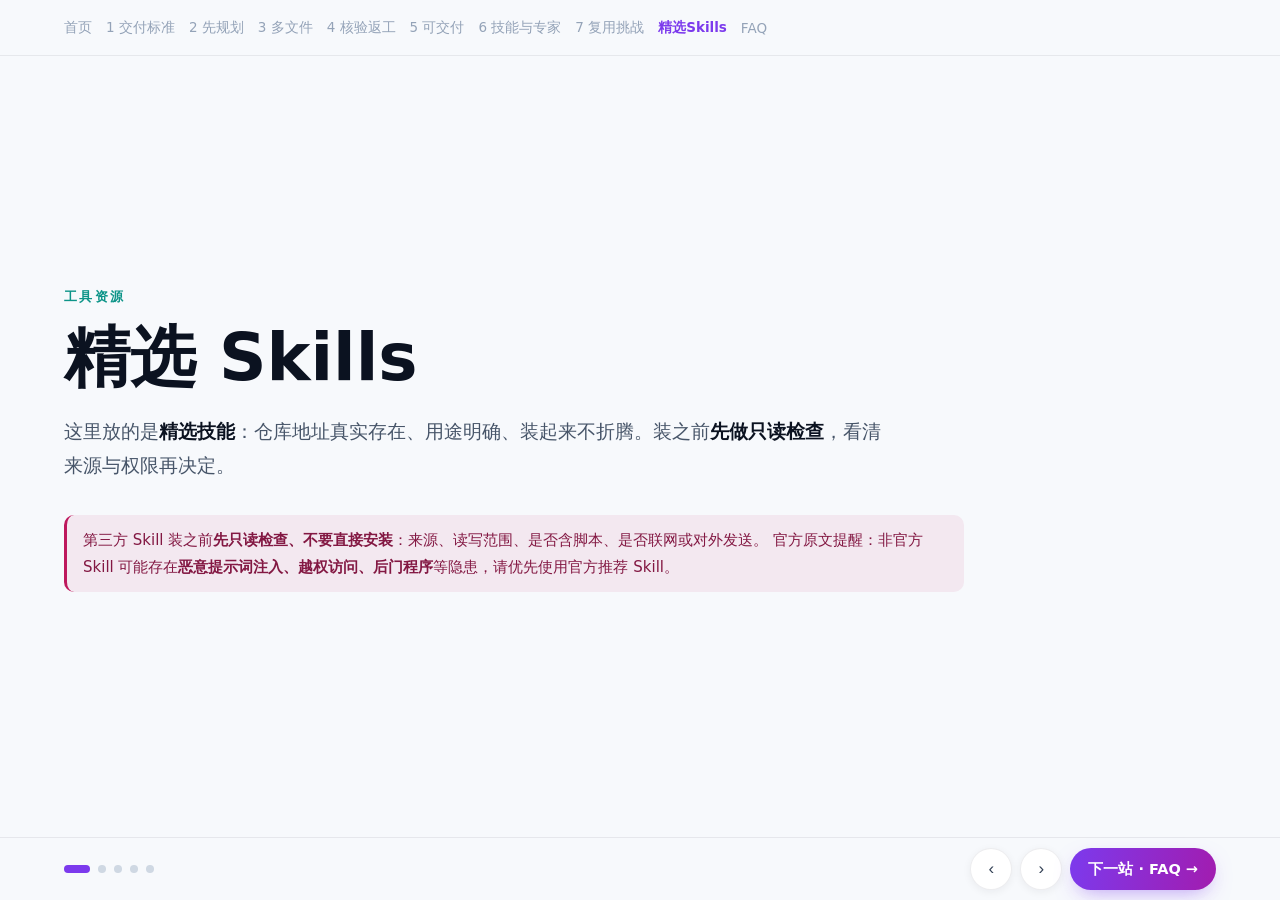
<file: skills.html>
<!DOCTYPE html>
<html lang="zh-CN">
<head>
<meta charset="UTF-8">
<meta name="viewport" content="width=device-width, initial-scale=1.0">
<title>精选 Skills | WorkBuddy 进阶课</title>
<style>
  :root{
    --teal:#0d9488; --violet:#7c3aed; --amber:#d97706;
    --ink:#0b1220; --body:#475569; --muted:#94a3b8;
    --line:rgba(15,23,42,.075);
    --shadow:0 10px 30px -12px rgba(15,23,42,.16), 0 2px 8px -3px rgba(15,23,42,.07);
    --pad-x:clamp(20px, 5vw, 104px);
    --navh:56px;
  }
  *,*::before,*::after{ box-sizing:border-box; }
  html,body{ margin:0; }
  body{ font-family:system-ui,-apple-system,"Segoe UI","Microsoft YaHei","PingFang SC",sans-serif;
    color:var(--ink); background:#f7f9fc; -webkit-text-size-adjust:100%; }

  /* 桌面：一屏一页，每页自己滚 */
  .deck{ position:fixed; inset:0; overflow:hidden; }
  .slide{ position:absolute; inset:0; display:block; overflow-y:auto; overflow-x:hidden;
    scrollbar-width:thin; scrollbar-color:#cfd8e3 transparent;
    opacity:0; visibility:hidden; transform:translateY(12px);
    transition:opacity .4s cubic-bezier(.22,.85,.28,1), transform .4s cubic-bezier(.22,.85,.28,1), visibility .4s; }
  .slide::-webkit-scrollbar{ width:8px; }
  .slide::-webkit-scrollbar-thumb{ background:#cfd8e3; border-radius:4px; }
  .slide.active{ opacity:1; visibility:visible; transform:none; }
  .slide.out{ transform:translateY(-12px); }
  .inner{ min-height:100%; display:flex; flex-direction:column; justify-content:center;
    padding:calc(var(--navh) + 28px) var(--pad-x) 104px; }
  .slide.breath .inner{ align-items:center; text-align:center; }

  /* 窄屏：连续长页 */
  @media (max-width:820px){
    .deck{ position:static; overflow:visible; }
    .slide{ position:static; inset:auto; opacity:1; visibility:visible; transform:none;
      overflow:visible; border-top:1px solid var(--line); scroll-margin-top:var(--navh); }
    .slide:first-child{ border-top:none; }
    .inner{ min-height:0; padding:26px 20px 30px; }
    .slide:first-child .inner{ padding-top:calc(var(--navh) + 20px); }
    .slide:last-child{ margin-bottom:72px; }
  }

  .eyebrow{ font-size:13px; font-weight:800; letter-spacing:2.4px; color:var(--teal); margin-bottom:14px; }
  h1{ font-size:clamp(30px,5.4vw,66px); line-height:1.16; font-weight:800; margin:0 0 18px; }
  h2{ font-size:clamp(24px,3.4vw,44px); line-height:1.22; font-weight:780; margin:0 0 16px; }
  h3{ font-size:clamp(16px,1.5vw,19px); font-weight:750; margin:0 0 8px; }
  .lead{ font-size:clamp(15px,1.45vw,19px); line-height:1.85; color:var(--body); max-width:820px; margin:0 0 22px; }
  .lead strong{ color:var(--ink); }
  .big{ font-size:clamp(26px,4.2vw,46px); line-height:1.5; font-weight:780; max-width:840px; }
  .rule{ width:64px; height:3px; margin:30px auto 0; border-radius:2px; background:linear-gradient(90deg,#a21caf,#be185d); }
  p{ margin:0 0 12px; }
  code{ background:#f1f5f9; padding:1px 5px; border-radius:4px; font-size:.94em; }

  .card{ background:#fff; border:1px solid var(--line); border-radius:14px;
    padding:clamp(16px,1.7vw,24px) clamp(16px,1.9vw,26px); box-shadow:var(--shadow); }
  .grid2{ display:grid; grid-template-columns:repeat(auto-fit,minmax(240px,1fr)); gap:14px; max-width:900px; }
  .steps{ list-style:none; margin:0; padding:0; max-width:900px; }
  .steps > li{ position:relative; padding-left:46px; margin:0 0 16px; }
  .steps > li::before{ content:attr(data-n); position:absolute; left:0; top:0; width:30px; height:30px;
    border-radius:50%; background:rgba(13,148,136,.1); color:var(--teal); font-size:14px; font-weight:800;
    display:flex; align-items:center; justify-content:center; }
  .steps .st{ font-size:clamp(16px,1.5vw,19px); font-weight:770; margin-bottom:4px; }
  .steps .sd{ font-size:clamp(14px,1.3vw,16px); line-height:1.8; color:var(--body); }

  .cmd{ position:relative; margin:8px 0 0; padding:30px 14px 12px; border-radius:10px; background:#f4f8ff;
    border:1px solid rgba(124,58,237,.16); border-left:3px solid var(--violet); max-width:900px; }
  .cmd::before{ content:"可复制指令"; position:absolute; top:9px; left:14px; font-size:11.5px;
    font-weight:800; letter-spacing:1.6px; color:var(--violet); }
  .cmd .cmdtxt{ font-size:clamp(13.5px,1.25vw,15px); line-height:1.8; color:#334155; white-space:pre-wrap; }
  .copybtn{ position:absolute; top:7px; right:10px; min-height:26px; padding:0 12px; border:none;
    border-radius:13px; background:linear-gradient(100deg,#0d9488,#14b8a6); color:#fff; font-size:12.5px;
    font-weight:750; font-family:inherit; cursor:pointer; box-shadow:0 5px 14px -6px rgba(13,148,136,.7); transition:.22s; }
  .copybtn:hover{ transform:translateY(-1px); }
  .copybtn.done{ background:linear-gradient(100deg,#7c3aed,#a21caf); }

  .tip{ margin:10px 0 0; padding:12px 16px; border-radius:10px; background:rgba(217,119,6,.08);
    border-left:3px solid var(--amber); font-size:clamp(13.5px,1.25vw,15px); line-height:1.75; color:#78350f; max-width:900px; }
  .tip.warn{ background:rgba(190,24,93,.07); border-left-color:#be185d; color:#831843; }
  .table{ width:100%; border-collapse:collapse; background:#fff; border-radius:12px; overflow:hidden;
    box-shadow:var(--shadow); font-size:clamp(13.5px,1.25vw,15.5px); max-width:900px; }
  /* 窄屏表格兜底：超宽时在容器内横向滚动，绝不撑破页面 */
  .tscroll{ max-width:100%; overflow-x:auto; -webkit-overflow-scrolling:touch; border-radius:12px; }
  .tscroll > .table{ max-width:100%; }
  .table th,.table td{ padding:11px 14px; text-align:left; border-bottom:1px solid var(--line); vertical-align:top; line-height:1.65; }
  .table th{ background:#f8fafc; font-weight:750; white-space:nowrap; }
  .table tr:last-child td{ border-bottom:none; }
  .bad{ color:#b91c1c; }
  .note{ font-size:14px; color:var(--muted); margin-top:12px; }

  details.ans{ margin-top:14px; background:#fff; border:1px solid var(--line); border-radius:12px;
    box-shadow:var(--shadow); overflow:hidden; max-width:900px; }
  details.ans > summary{ cursor:pointer; list-style:none; padding:14px 18px; font-weight:750; font-size:15px;
    color:var(--violet); display:flex; align-items:center; gap:8px; }
  details.ans > summary::-webkit-details-marker{ display:none; }
  details.ans > summary::before{ content:"\25B8"; transition:.2s; }
  details.ans[open] > summary::before{ transform:rotate(90deg); }
  details.ans .body{ padding:0 18px 18px; font-size:clamp(13.5px,1.25vw,15.5px); line-height:1.85; color:var(--body); }
  details.ans ol{ padding-left:20px; }

  .dl{ display:flex; flex-wrap:wrap; gap:12px; margin-top:16px; }
  .dl a{ display:inline-flex; align-items:center; gap:8px; min-height:44px; padding:0 18px; border-radius:22px;
    border:1px solid rgba(13,148,136,.22); background:#fff; color:var(--teal); font-size:14.5px; font-weight:700;
    text-decoration:none; box-shadow:0 6px 16px -10px rgba(13,148,136,.5); }
  .dl a:hover{ background:rgba(13,148,136,.06); }

  .topnav{ position:fixed; top:0; left:0; right:0; z-index:50; display:flex; align-items:center; gap:14px;
    height:var(--navh); padding:0 var(--pad-x); background:rgba(247,249,252,.94); backdrop-filter:blur(10px);
    border-bottom:1px solid var(--line); overflow-x:auto; scrollbar-width:none; }
  .topnav::-webkit-scrollbar{ display:none; }
  .topnav a{ color:var(--muted); text-decoration:none; font-size:13.5px; white-space:nowrap; }
  .topnav a:hover,.topnav a.on{ color:var(--violet); font-weight:750; }

  .footer{ position:fixed; bottom:0; left:0; right:0; z-index:50; display:flex; align-items:center;
    justify-content:space-between; gap:10px; padding:10px var(--pad-x) calc(10px + env(safe-area-inset-bottom));
    background:rgba(247,249,252,.95); backdrop-filter:blur(10px); border-top:1px solid var(--line); }
  .dots{ display:flex; gap:8px; flex:0 0 auto; }
  .dot{ width:8px; height:8px; border-radius:50%; background:#cfd8e3; cursor:pointer; transition:.35s; border:none; padding:0; }
  .dot.active{ width:26px; border-radius:5px; background:var(--violet); }
  .ctrl{ display:flex; gap:8px; align-items:center; flex:0 0 auto; }
  .ctrl button{ width:42px; height:42px; border-radius:50%; border:1px solid var(--line); background:#fff;
    color:#334155; font-size:17px; cursor:pointer; box-shadow:0 2px 8px rgba(15,23,42,.06); }
  .ctrl button:hover{ background:var(--violet); color:#fff; border-color:var(--violet); }
  .nextlink{ display:inline-flex; align-items:center; min-height:42px; padding:0 18px; border-radius:21px;
    background:linear-gradient(100deg,#7c3aed,#a21caf); color:#fff; font-size:14.5px; font-weight:750;
    text-decoration:none; box-shadow:0 8px 22px -8px rgba(124,58,237,.55); white-space:nowrap; }
  .nextlink .short{ display:none; }

  @media (max-width:900px){
    .footer{ padding:7px 14px calc(7px + env(safe-area-inset-bottom)); gap:8px; }
    .dots{ gap:6px; }
    .dot{ width:6px; height:6px; }
    .dot.active{ width:18px; }
    .ctrl{ gap:6px; }
    .ctrl button{ width:36px; height:36px; font-size:16px; }
    .nextlink{ min-height:36px; padding:0 13px; font-size:13px; }
    .nextlink .long{ display:none; }
    .nextlink .short{ display:inline; }
  }
  /* 窄屏：表头允许换行，避免 nowrap 把表格撑到超出屏幕 */
  @media (max-width:820px){
    .table th{ white-space:normal; }
    .table th,.table td{ padding:10px 11px; }
  }

  /* ================= v2.1 学习效率：徽章 / 过关标准 / 过关确认 / 轻链 / 阶段卡 ================= */
  .badge{ display:inline-flex; align-items:center; align-self:flex-start;
    font-size:12px; font-weight:800; letter-spacing:1.2px; padding:4px 12px; border-radius:999px;
    margin-bottom:14px; border:1px solid currentColor; }
  .badge.must{ color:#0f766e; background:rgba(13,148,136,.09); }
  .badge.hold{ color:#9a3412; background:rgba(217,119,6,.10); }
  .badge.after{ color:#6d28d9; background:rgba(124,58,237,.09); }
  .slide.breath .badge{ align-self:center; }

  .gate-standard{ margin-top:16px; padding:14px 18px; border-radius:12px; max-width:900px;
    background:rgba(13,148,136,.06); border:1px solid rgba(13,148,136,.18); }
  .gate-standard h3{ margin:0 0 6px; font-size:15px; letter-spacing:1px; color:#0f766e; }
  .gate-standard p{ margin:0; font-size:clamp(14px,1.35vw,17px); line-height:1.75; color:var(--body); }

  .passgate{ margin-top:22px; width:100%; max-width:720px; align-self:center;
    text-align:left; background:#fff; border:1px solid var(--line); border-radius:14px;
    box-shadow:var(--shadow); padding:16px 20px; }
  .passgate h3{ margin:0 0 8px; }
  .passgate.final{ margin-top:16px; border-color:rgba(124,58,237,.22); }
  .vet{ display:flex; align-items:flex-start; gap:10px; padding:7px 0; cursor:pointer;
    font-size:15px; line-height:1.6; }
  .vet input{ width:18px; height:18px; margin:2px 0 0; flex:0 0 auto; accent-color:var(--teal); cursor:pointer; }
  .vet.checked{ color:var(--muted); }
  .passgate .next{ margin:12px 0 0; font-weight:750; color:var(--violet); }

  .dl-light{ margin:14px 0 0; font-size:14px; }
  .dl-light a{ color:var(--muted); text-decoration:none; border-bottom:1px dashed rgba(15,23,42,.18); }
  .dl-light a:hover{ color:var(--teal); border-bottom-color:var(--teal); }

  .stage{ display:grid; gap:12px; margin-top:16px; max-width:980px; }
  .stage .card{ display:grid; grid-template-columns:auto 1fr; gap:14px; align-items:start; }
  .stage .num{ width:34px; height:34px; border-radius:50%; background:rgba(124,58,237,.1);
    color:var(--violet); font-weight:800; display:flex; align-items:center; justify-content:center; font-size:14px; }
  .stage .card h3{ margin:0 0 4px; }
  .stage .mini{ list-style:none; margin:0; padding:0; }
  .stage .mini li{ font-size:14.5px; line-height:1.8; color:var(--body); }
  .stage .res{ margin:8px 0 0; font-size:13.5px; color:var(--muted); }

  .minitag{ margin-left:auto; font-size:11.5px; font-weight:800; color:var(--violet);
    background:rgba(124,58,237,.09); border-radius:999px; padding:2px 9px; white-space:nowrap; }

  /* 第 7 讲末页：两块清单容器（手机纵向，桌面并排） */
  .endgrid{ display:grid; gap:14px; width:100%; max-width:1080px; align-self:center; margin-top:12px; }
  .endgrid .passgate{ margin-top:0; max-width:none; padding:14px 18px; }
  .endgrid .passgate h3{ font-size:16px; margin-bottom:6px; }
  .endgrid .vet{ font-size:14.5px; padding:3px 0; }
  .endgrid .passgate .next{ margin-top:10px; }

  /* 宽屏：首页三阶段横向三列，一眼看到全貌 */
  @media (min-width:900px){
    .stage{ grid-template-columns:repeat(3, minmax(0,1fr)); max-width:none; gap:14px; }
    .stage .card{ grid-template-columns:auto 1fr; gap:11px; padding:14px 16px; }
    .stage .num{ width:28px; height:28px; font-size:13px; }
    .stage .card h3{ font-size:16px; margin-bottom:6px; }
    .stage .mini li{ font-size:13.5px; line-height:1.7; }
    .stage .res{ font-size:12.5px; margin-top:8px; }
    .endgrid{ grid-template-columns:repeat(2, minmax(0,1fr)); align-items:start; }
  }
</style>
</head>
<body>

<div class="topnav">
  <a href="index.html" data-p="index">首页</a>
  <a href="lesson1.html" data-p="lesson1">1 交付标准</a>
  <a href="lesson2.html" data-p="lesson2">2 先规划</a>
  <a href="lesson3.html" data-p="lesson3">3 多文件</a>
  <a href="lesson4.html" data-p="lesson4">4 核验返工</a>
  <a href="lesson5.html" data-p="lesson5">5 可交付</a>
  <a href="lesson6.html" data-p="lesson6">6 技能与专家</a>
  <a href="lesson7.html" data-p="lesson7">7 复用挑战</a>
  <a href="skills.html" data-p="skills" class="on">精选Skills</a>
  <a href="faq.html" data-p="faq">FAQ</a>
</div>

<div class="deck" id="deck">
  <section class="slide active">
    <div class="inner">
<div class="eyebrow">工具资源</div>
      <h1>精选 Skills</h1>
      <p class="lead">这里放的是<strong>精选技能</strong>：仓库地址真实存在、用途明确、装起来不折腾。装之前<strong>先做只读检查</strong>，看清来源与权限再决定。</p>
      <div class="tip warn">第三方 Skill 装之前<b>先只读检查、不要直接安装</b>：来源、读写范围、是否含脚本、是否联网或对外发送。
        官方原文提醒：非官方 Skill 可能存在<b>恶意提示词注入、越权访问、后门程序</b>等隐患，请优先使用官方推荐 Skill。</div>
    </div>
  </section>
<section class="slide">
    <div class="inner">
<div class="eyebrow">Skills 是什么</div>
      <h2>提示词 vs Skills</h2>
      <div class="grid2">
        <div class="card"><h3>提示词</h3>
          <p style="font-size:15px;line-height:1.85;margin:0">每次口头交代，适合一次性任务。改一句话就改一个结果。</p></div>
        <div class="card"><h3>Skills</h3>
          <p style="font-size:15px;line-height:1.85;margin:0">把成熟做法打包，<b>装一次、之后直接调用</b>；产物更一致，但要先检查来源。</p></div>
      </div>
      <div class="tip">官方说明：技能为 WorkBuddy 增加"特定工具能力"；内置 20+ 技能包，兼容社区技能导入，也支持用自然语言创建自定义技能。
        入口在技能板块的 <b>添加技能</b>，三条路径：<b>上传技能 / 查找技能 / 创建技能</b>。另：<b>关闭 ≠ 卸载</b>。</div>
    </div>
  </section>
<section class="slide">
    <div class="inner">
<div class="eyebrow">精选 Skills · 01</div>
      <h2>Archify：一句话画出流程图</h2>
      <p class="lead">适合画<strong>活动筹备流程</strong>、报名与反馈之间的数据流转关系。你<strong>不用自己研究怎么装</strong>——先把下面这句话发给 WorkBuddy 做只读检查。</p>
      <div class="cmd"><button class="copybtn" onclick="copyEl(this)">复制</button>
        <div class="cmdtxt">请先对这个技能做只读检查，不要安装：https://github.com/tt-a1i/archify
告诉我：①它来自哪里、由谁维护、最近有没有更新；②它会读写我本地的哪些文件和目录；③里面有没有脚本、脚本具体会做什么；④有没有联网、对外发送或调用外部服务的操作。我看过之后再决定是否安装。</div></div>
      <table class="table" style="margin-top:14px">
        <thead><tr><th>技能信息</th><th>内容</th></tr></thead>
        <tbody>
          <tr><td>适用任务</td><td>画活动筹备流程 / 报名与反馈的数据流转图 / 状态图</td></tr>
          <tr><td>来源</td><td>GitHub 仓库 <code>tt-a1i/archify</code>（第三方）</td></tr>
          <tr><td>安装或启用方式</td><td>用上面的只读检查句；确认安装后走技能板块「添加技能 → 查找技能」</td></tr>
          <tr><td>怎么试一下</td><td>「画一张"报名 → 反馈 → 报告"三环节的流程图，中文标注」</td></tr>
          <tr><td>预期输出</td><td>一张可交互的流程图（HTML 形态），文字为中文</td></tr>
          <tr><td>失败退路</td><td>装不上或产物不符合验收标准 → 回退为普通指令 + 手工调整流程图</td></tr>
        </tbody>
      </table>
      <div class="note">仓库地址（懂技术的同事可自行查看）：https://github.com/tt-a1i/archify</div>
    </div>
  </section>
<section class="slide">
    <div class="inner">
<div class="eyebrow">精选 Skills · 02</div>
      <h2>i-have-adhd：让 AI 说人话</h2>
      <p class="lead">专治「AI 回一大段、重点不知道在哪」。装好后说一句「<strong>说重点</strong>」或「<strong>别废话</strong>」，它就会<strong>先说结论、再给编号步骤、不写客套话</strong>。</p>
      <div class="cmd"><button class="copybtn" onclick="copyEl(this)">复制</button>
        <div class="cmdtxt">请先对这个技能做只读检查，不要安装：https://github.com/ayghri/i-have-adhd
告诉我：①它来自哪里、由谁维护、最近有没有更新；②它会读写我本地的哪些文件和目录；③里面有没有脚本、脚本具体会做什么；④有没有联网、对外发送或调用外部服务的操作。我看过之后再决定是否安装。</div></div>
      <table class="table" style="margin-top:14px">
        <thead><tr><th>技能信息</th><th>内容</th></tr></thead>
        <tbody>
          <tr><td>适用任务</td><td>让 AI 少铺垫、先说结论；适合边读边执行的分步任务</td></tr>
          <tr><td>来源</td><td>GitHub 仓库 <code>ayghri/i-have-adhd</code>（MIT，第三方）</td></tr>
          <tr><td>安装或启用方式</td><td>用上面的只读检查句；确认安装后用触发词调用（说重点 / 别废话）</td></tr>
          <tr><td>怎么试一下</td><td>问一个需要给步骤的问题，看它是否首行给动作、结尾给下一步</td></tr>
          <tr><td>预期输出</td><td>先说结论、多步骤编号、无开场白与客套</td></tr>
          <tr><td>失败退路</td><td>不生效就直接在指令里写"先说结论、步骤编号、不要客套"</td></tr>
        </tbody>
      </table>
      <div class="note">仓库地址（懂技术的同事可自行查看）：https://github.com/ayghri/i-have-adhd</div>
    </div>
  </section>
<section class="slide">
    <div class="inner">
<div class="eyebrow">怎么用起来</div>
      <h2>三步，不用懂技术</h2>
      <ol class="steps">
        <li data-n="1"><div class="st">点上面的「复制」按钮</div><div class="sd">复制出来的是<b>只读检查句</b>（不是安装指令）——这是故意的：先看清它是什么，再决定装不装。</div></li>
        <li data-n="2"><div class="st">打开 WorkBuddy 对话框，粘贴、发送</div><div class="sd">等它把来源、读写范围、脚本、对外操作四项讲清楚，<b>由你确认后</b>再说"可以安装"。</div></li>
        <li data-n="3"><div class="st">跑一遍试一下的那句话</div><div class="sd">把"怎么试一下"和"预期输出"记下来，别人才能复用你的结论；不行就按失败退路回退。</div></li>
      </ol>
      <h3 style="margin-top:22px">通用句式（以后看到任何技能都能这么发）</h3>
      <div class="cmd"><button class="copybtn" onclick="copyEl(this)">复制</button>
        <div class="cmdtxt">请先对这个技能做只读检查，不要安装：【仓库地址】。告诉我来源与维护情况、读写范围、是否含脚本、是否联网或对外发送。我确认之后再决定是否安装。</div></div>
      <div class="note">没装成功？把 AI 报的错原样发给它，让它换个方式再试一次。这个板块会持续更新，只有真正用过的才会出现。</div>
    </div>
  </section>
</div>

<div class="footer">
  <div class="dots" id="dots"></div>
  <div class="ctrl">
    <button onclick="go(-1)" aria-label="上一页">&#8249;</button>
    <button onclick="go(1)" aria-label="下一页">&#8250;</button>
<a class="nextlink" href="faq.html"><span class="long">下一站 · FAQ &#8594;</span><span class="short">FAQ →</span></a>
  </div>
</div>

<script>
const slides=[...document.querySelectorAll('.slide')];
const dotsBox=document.getElementById('dots');
const mq=window.matchMedia('(max-width:820px)');
let cur=0;
const isMobile=()=>mq.matches;
const canScroll=el=>el.scrollHeight > el.clientHeight + 2;

slides.forEach((_,i)=>{ const d=document.createElement('button'); d.className='dot'+(i===0?' active':'');
  d.setAttribute('aria-label','第'+(i+1)+'页'); d.onclick=()=>show(i); dotsBox.appendChild(d); });
const dots=[...dotsBox.children];

function show(i){
  cur=i;
  slides.forEach((s,k)=>{ s.classList.remove('out'); s.classList.toggle('active',k===i); if(k<i) s.classList.add('out'); });
  dots.forEach((d,k)=>d.classList.toggle('active',k===i));
  if(isMobile()){ slides[i].scrollIntoView({behavior:'smooth', block:'start'}); }
  else { slides.forEach((s,k)=>{ if(k===i) s.scrollTop=0; }); }
}
function go(n){ let t=cur+n; if(t<0)t=0; if(t>=slides.length)t=slides.length-1; show(t); }

document.addEventListener('keydown',e=>{
  const t=e.target||{};
  if(t.tagName==='BUTTON'||t.tagName==='INPUT'||t.tagName==='TEXTAREA'||t.tagName==='A'||t.tagName==='SUMMARY') return;
  const key=e.key;
  if(key==='ArrowRight'||key==='ArrowLeft'){ e.preventDefault(); go(key==='ArrowRight'?1:-1); return; }
  if(key===' '||key==='PageDown'||key==='PageUp'){
    if(isMobile()) return;
    e.preventDefault();
    const s=slides[cur], down=(key!=='PageUp');
    const atEnd=s.scrollTop+s.clientHeight>=s.scrollHeight-2, atStart=s.scrollTop<=2;
    if(down && canScroll(s) && !atEnd){ s.scrollBy({top:s.clientHeight*0.86, behavior:'smooth'}); return; }
    if(!down && canScroll(s) && !atStart){ s.scrollBy({top:-s.clientHeight*0.86, behavior:'smooth'}); return; }
    go(down?1:-1);
  }
});

function copyText(txt,btn){
  const done=()=>{ const old=btn.dataset.label||btn.textContent; btn.dataset.label=old;
    btn.textContent='已复制 ✓'; btn.classList.add('done'); clearTimeout(btn._t);
    btn._t=setTimeout(()=>{ btn.textContent=old; btn.classList.remove('done'); },1800); };
  const fallback=()=>{
    const ta=document.createElement('textarea'); ta.value=txt; ta.setAttribute('readonly','');
    ta.style.position='fixed'; ta.style.top='-1000px'; document.body.appendChild(ta);
    ta.select(); ta.setSelectionRange(0,txt.length);
    let ok=false; try{ ok=document.execCommand('copy'); }catch(err){}
    document.body.removeChild(ta);
    if(ok) done(); else alert('复制失败，请手动选中这段文字复制');
  };
  if(navigator.clipboard && window.isSecureContext) navigator.clipboard.writeText(txt).then(done).catch(fallback);
  else fallback();
}
function dedent(s){
  const lines=String(s).replace(/\r/g,'').split('\n');
  const ind=lines.filter(l=>l.trim()).map(l=>l.match(/^[ \t]*/)[0].length);
  const min=ind.length?Math.min(...ind):0;
  return lines.map(l=>l.slice(min)).join('\n').replace(/[ \t]+$/gm,'').trim();
}
function copyEl(btn){
  const box=btn.closest('.cmd')||btn.closest('.copywrap');
  const el=box&&box.querySelector('.cmdtxt, .copytxt');
  // 用 textContent（不受可见性影响），再去掉源码缩进 —— 保证复制的换行结构稳定
  if(el) copyText(dedent(el.textContent||''), btn);
}
// 窄屏兜底：给所有表格套一个横向滚动容器 —— 表格再宽也在容器内滚动，不撑破页面
document.querySelectorAll('.table').forEach(t=>{
  if(t.parentElement && t.parentElement.classList.contains('tscroll')) return;
  const w=document.createElement('div'); w.className='tscroll';
  t.parentNode.insertBefore(w,t); w.appendChild(t);
});
// v2.1：折叠答案的「做完再看」小字（已有该字样的跳过，避免重复）
document.querySelectorAll('details.ans > summary').forEach(s=>{
  if(s.textContent.indexOf('做完再看')>=0) return;
  const t=document.createElement('span'); t.className='minitag'; t.textContent='做完再看';
  s.appendChild(t);
});
// v2.1：本讲过关确认 —— 可点击勾选、有视觉反馈、不存储（刷新即复原）
document.querySelectorAll('.vet').forEach(l=>{
  const cb=l.querySelector('input[type=checkbox]'); if(!cb) return;
  const sync=()=>l.classList.toggle('checked', cb.checked);
  cb.addEventListener('change', sync); sync();
});
show(0);
</script>
</body>
</html>
</file>
